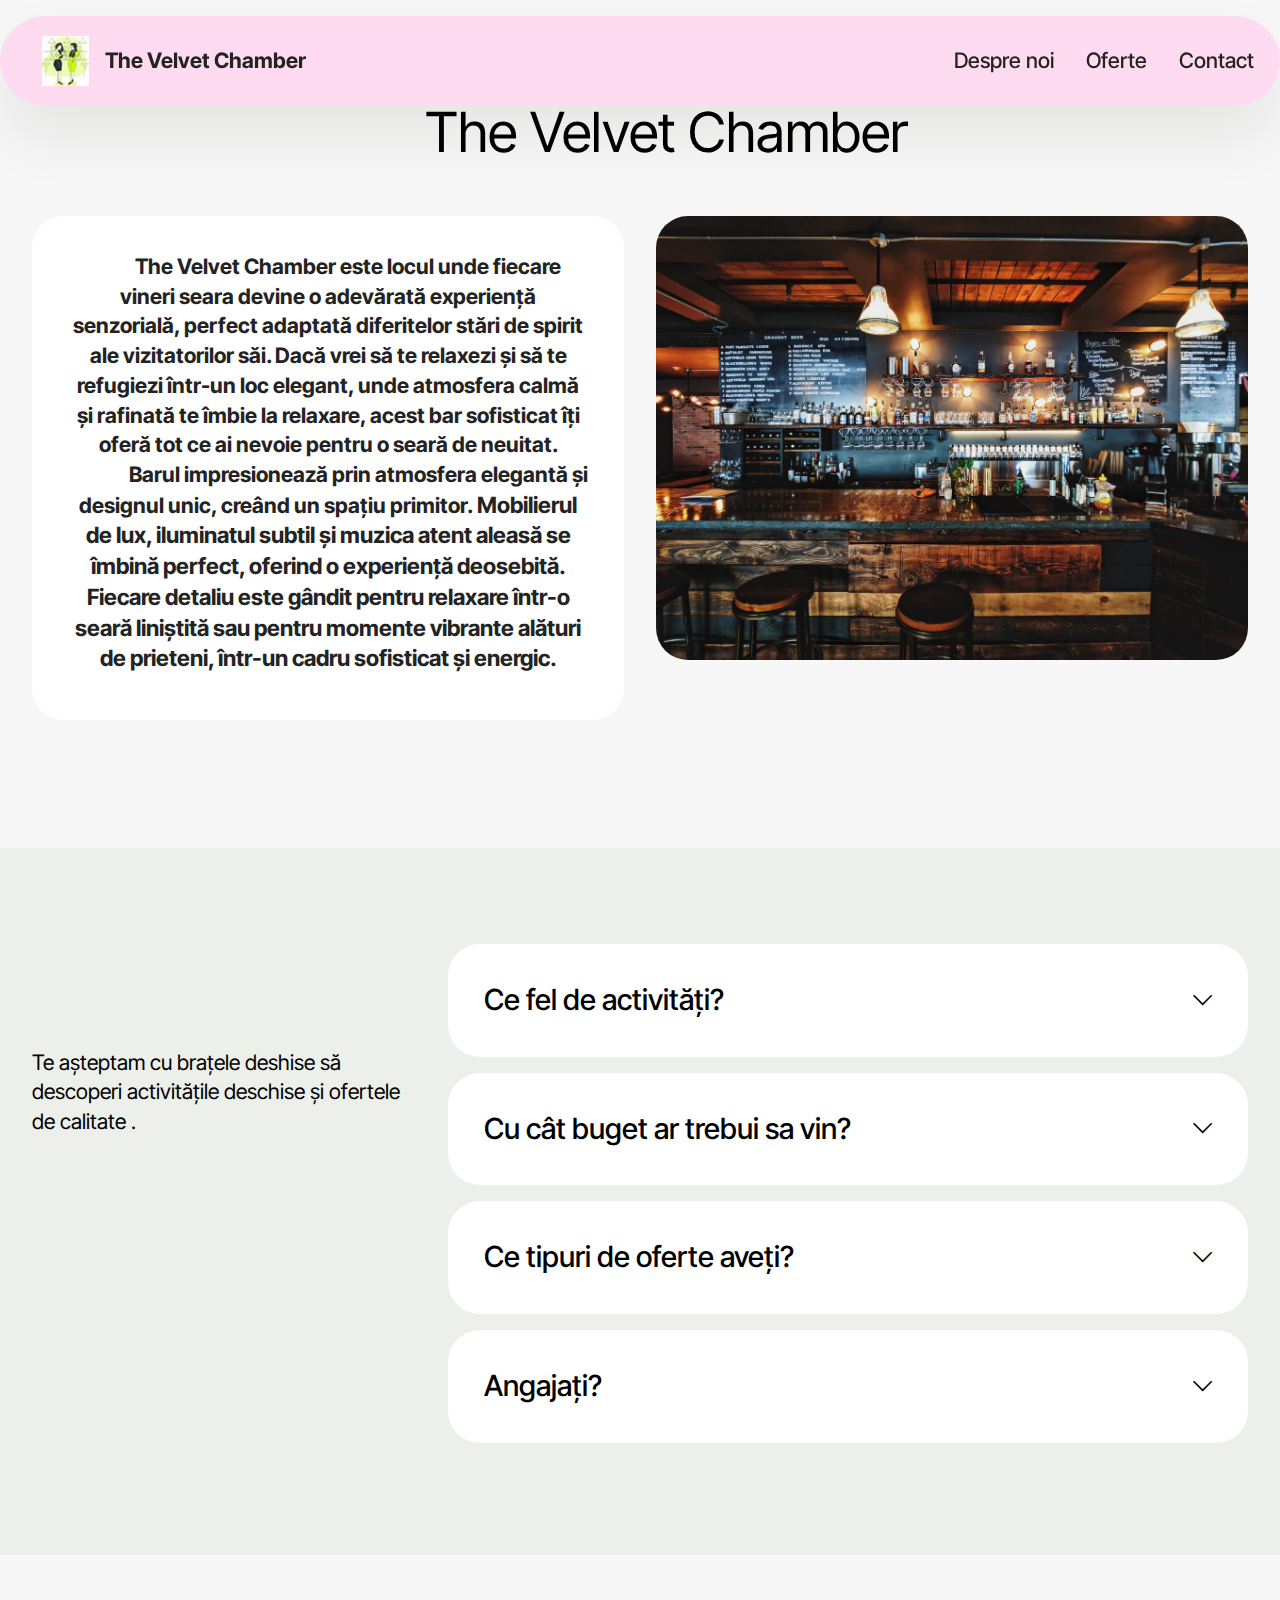
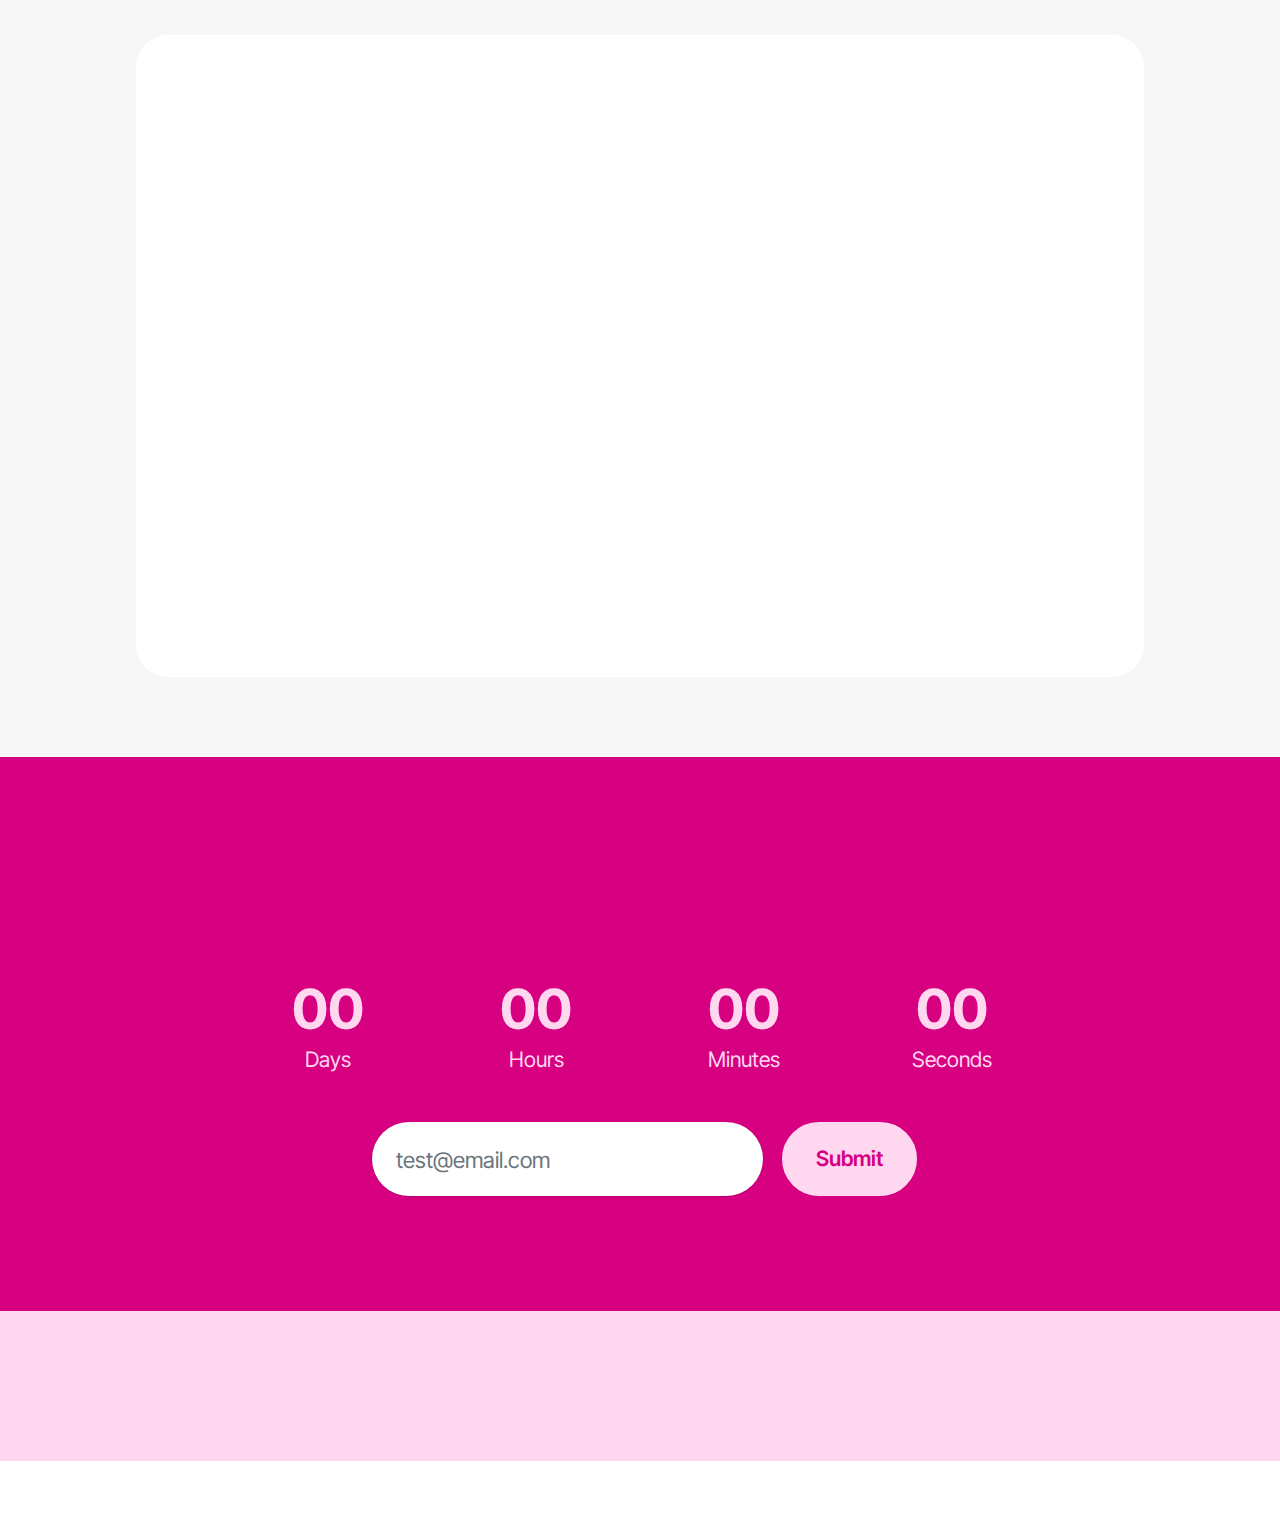
<file: index.html>
<!DOCTYPE html>
<html lang="ro" >
<head>
  <meta charset="UTF-8">
  <meta http-equiv="X-UA-Compatible" content="IE=edge">
  <meta name="Macovei Adelina" content="Mobirise v5.9.18, mobirise.com">
  <meta name="viewport" content="width=device-width, initial-scale=1, minimum-scale=1">
  <link rel="shortcut icon" href="assets/images/logo2-70x74.jpg" type="image/x-icon">
  <meta name="keywords" content="bar, bautura, vineri, petrecere, vibrație">
  <meta name="description"
    content="Un bar minimalist, cu atmosferă liniștită, unde poți savura cocktailuri rafinate și băuturi fine, însoțite de muzică live, pentru o seară relaxantă într-un cadru confortabil.">
  
  <title>The Velvet Chamber</title>
  <link rel="stylesheet" href="assets/web/assets/mobirise-icons2/mobirise2.css">
  <link rel="stylesheet" href="assets/bootstrap/css/bootstrap.min.css">
  <link rel="stylesheet" href="assets/bootstrap/css/bootstrap-grid.min.css">
  <link rel="stylesheet" href="assets/bootstrap/css/bootstrap-reboot.min.css">
  <link rel="stylesheet" href="assets/animatecss/animate.css">
  <link rel="stylesheet" href="assets/dropdown/css/style.css">
  <link rel="stylesheet" href="assets/theme/css/style.css">
  <link rel="preload" href="https://fonts.googleapis.com/css?family=Inter+Tight:100,200,300,400,500,600,700,800,900,100i,200i,300i,400i,500i,600i,700i,800i,900i&display=swap" as="style" onload="this.onload=null;this.rel='stylesheet'">
  <noscript><link rel="stylesheet" href="https://fonts.googleapis.com/css?family=Inter+Tight:100,200,300,400,500,600,700,800,900,100i,200i,300i,400i,500i,600i,700i,800i,900i&display=swap"></noscript>
  <link rel="preload" as="style" href="assets/mobirise/css/mbr-additional.css?v=9xy6zP"><link rel="stylesheet" href="assets/mobirise/css/mbr-additional.css?v=9xy6zP" type="text/css">

  
  
  
</head>
<body>
  
  <section data-bs-version="5.1" class="menu menu2 cid-tJS6tZXiPa" id="menu02-0">
	

	<nav class="navbar navbar-dropdown navbar-fixed-top navbar-expand-lg">
		<div class="container">
			<div class="navbar-brand">
				<span class="navbar-logo">
					
						<img src="assets/images/logo2-70x74.jpg" alt="Doua femei care stau de vorba" style="height: 3.1rem;">
					
				</span>
				<span class="navbar-caption-wrap"><a class="navbar-caption text-black text-primary display-4" href="index.html#header05-1">The Velvet Chamber</a></span>
			</div>
      <div class="hamburger">
			<button class="navbar-toggler" type="button" data-toggle="collapse" data-bs-toggle="collapse" data-target="#navbarSupportedContent" data-bs-target="#navbarSupportedContent" aria-controls="navbarNavAltMarkup" aria-expanded="false" aria-label="Toggle navigation">
				<span></span>
        <span></span>
        <span></span>
        <span></span>
			</button>
    </div>
			<div class="collapse navbar-collapse" id="navbarSupportedContent">
				<ul class="navbar-nav nav-dropdown nav-right" data-app-modern-menu="true"><li class="nav-item">
						<a class="nav-link link text-black text-primary display-4" href="page1.html">Despre noi</a>
					</li>
					<li class="nav-item">
						<a class="nav-link link text-black text-primary display-4" href="page2.html" aria-expanded="false">Oferte</a>
					</li>
					<li class="nav-item">
						<a class="nav-link link text-black text-primary display-4" href="page3.html">Contact</a>
					</li></ul>
				
				
			</div>
		</div>
	</nav>
</section>

<section data-bs-version="5.1" class="features030 cid-uzNpmZpXmS" id="features030-1s">
    
    
    
    <div class="container">
        <div class="row justify-content-center">
            <div class="col-md-12 content-head mb-5">
                <h1 class="mbr-section-title mbr-fonts-style mb-0 display-2">&nbsp; &nbsp; The Velvet Chamber</h1>
                
            </div>
        </div>
        <div class="row justify-content-center  blockContent">
            <div class="col-12 col-lg">
                <div class="item-wrapper align-left">
                    <div class="mbr-text counter-container mbr-fonts-style display-7">
                        <div>&nbsp;&nbsp;&nbsp;&nbsp;&nbsp;&nbsp;&nbsp;&nbsp;<strong>The Velvet Chamber este locul unde fiecare vineri seara devine o adevărată experiență senzorială, perfect adaptată diferitelor stări de spirit ale vizitatorilor săi. Dacă vrei să te relaxezi și să te refugiezi într-un loc elegant, unde atmosfera calmă și rafinată te îmbie la relaxare, acest bar sofisticat îți oferă tot ce ai nevoie pentru o seară de neuitat.
</strong></div><div>&nbsp;&nbsp;&nbsp;&nbsp;&nbsp;&nbsp;&nbsp;&nbsp;&nbsp;&nbsp;&nbsp;&nbsp;<strong>Barul impresionează prin atmosfera elegantă și designul unic, creând un spațiu primitor.&nbsp;</strong><strong style="font-size: 1.4rem;">Mobilierul de lux, iluminatul subtil și muzica atent aleasă se îmbină perfect, oferind o experiență deosebită. Fiecare detaliu este gândit pentru relaxare într-o seară liniștită sau pentru momente vibrante alături de prieteni, într-un cadru sofisticat și energic.</strong></div><div><br></div><div><strong>
</strong></div><div><strong>
</strong></div>
                    </div>
                </div>
            </div>
            <div class="col-12 col-lg-6">
                <div class="image-wrapper mb-4">
                    <img class="w-100" src="assets/images/alcool30-1256x942.jpg" alt="un bar din lemn plin de bauturi alcoolice ">
                </div>
            </div>

        </div>
    </div>
</section>

<section data-bs-version="5.1" class="list07 cid-uAaR57lWnR" id="list07-21">
    
    
    <div class="container">
        <div class="row justify-content-center">
            <div class="col-lg-4">
                <div class="col-12 col-md-12">
                    <h5 class="mbr-section-title mbr-fonts-style mt-0 mb-4 display-2"><strong>Poate nu vii!</strong></h5>
                    <h6 class="mbr-section-subtitle mbr-fonts-style mt-0 mb-4 display-7">Te așteptam cu brațele deshise să descoperi activitățile deschise și ofertele de calitate .</h6>
                    
                </div>
            </div>

            <div class="col-lg-8">
                <div id="bootstrap-accordion_2" class="panel-group accordionStyles accordion" role="tablist" aria-multiselectable="true">
                    <div class="card">
                        <div class="card-header" role="tab" id="headingfive">
                            <a role="button" class="panel-title collapsed" data-toggle="collapse" data-bs-toggle="collapse" data-core="" href="#collapse1_2" aria-expanded="false" aria-controls="collapse1">
                                <h6 class="panel-title-edit mbr-semibold mbr-fonts-style mb-0 display-5">Ce fel de activități?</h6>
                                <span class="sign mbr-iconfont mobi-mbri-arrow-down"></span>
                            </a>
                        </div>
                        <div id="collapse1_2" class="panel-collapse noScroll collapse" role="tabpanel" aria-labelledby="headingOne" data-parent="#accordion" data-bs-parent="#bootstrap-accordion_2">
                            <div class="panel-body">
                                <p class="mbr-fonts-style panel-text display-7">Evenimente de socializare:<br>Quiz nights: Organizarea unor concursuri de cultură generală sau pe teme specifice (muzică, filme, sport etc.).<br>Speed dating: Un mod distractiv pentru oamenii singuri să socializeze.<br>Networking events: Întâlniri tematice pentru profesioniști din diferite domenii.</p>
                            </div>
                        </div>

                    </div>
                    <div class="card">
                        <div class="card-header" role="tab" id="headingtwo">
                            <a role="button" class="panel-title collapsed" data-toggle="collapse" data-bs-toggle="collapse" data-core="" href="#collapse2_2" aria-expanded="false" aria-controls="collapse2">
                                <h6 class="panel-title-edit mbr-semibold mbr-fonts-style mb-0 display-5">Cu cât buget ar trebui sa vin?</h6>
                                <span class="sign mbr-iconfont mobi-mbri-arrow-down"></span>
                            </a>
                        </div>
                        <div id="collapse2_2" class="panel-collapse noScroll collapse" role="tabpanel" aria-labelledby="headingOne" data-parent="#accordion" data-bs-parent="#bootstrap-accordion_2">
                            <div class="panel-body">
                                <p class="mbr-fonts-style panel-text display-7">Un buget rezonabil poate începe de la 500 RON pentru activități simple și poate ajunge la 5.000-10.000 RON pentru evenimente mai complexe (live music, degustări tematice). Testarea și ajustarea activităților în funcție de succesul lor îți poate reduce riscurile financiare.</p>
                            </div>
                        </div>
                    </div>
                    <div class="card">
                        <div class="card-header" role="tab" id="headingtree">
                            <a role="button" class="panel-title collapsed" data-toggle="collapse" data-bs-toggle="collapse" data-core="" href="#collapse3_2" aria-expanded="false" aria-controls="collapse3">
                                <h6 class="panel-title-edit mbr-semibold mbr-fonts-style mb-0 display-5">Ce tipuri de oferte aveți?</h6>
                                <span class="sign mbr-iconfont mobi-mbri-arrow-down"></span>
                            </a>
                        </div>
                        <div id="collapse3_2" class="panel-collapse noScroll collapse" role="tabpanel" aria-labelledby="headingOne" data-parent="#accordion" data-bs-parent="#bootstrap-accordion_2">
                            <div class="panel-body">
                                <p class="mbr-fonts-style panel-text display-7">Happy Hour: Reduceri semnificative la băuturi într-un interval orar (ex. 16:00-18:00).<br>1+1 gratuit la cocktailuri sau Bere la halbă cu 20% reducere<br>băuturi+mâncare <br>Combinații speciale la prețuri atractive.<br>Burger + bere artizanală = 39 RON.<br>Promoții pentru grupuri mai mari.<br>Pentru grupuri de 4 persoane, al 5-lea cocktail e din partea casei.</p>
                            </div>
                        </div>
                    </div>
                    <div class="card">
                        <div class="card-header" role="tab" id="headingfour">
                            <a role="button" class="panel-title collapsed" data-toggle="collapse" data-bs-toggle="collapse" data-core="" href="#collapse4_2" aria-expanded="false" aria-controls="collapse4">
                                <h6 class="panel-title-edit mbr-semibold mbr-fonts-style mb-0 display-5">Angajați?</h6>
                                <span class="sign mbr-iconfont mobi-mbri-arrow-down"></span>
                            </a>
                        </div>
                        <div id="collapse4_2" class="panel-collapse noScroll collapse" role="tabpanel" aria-labelledby="headingOne" data-parent="#accordion" data-bs-parent="#bootstrap-accordion_2">
                            <div class="panel-body">
                                <p class="mbr-fonts-style panel-text display-7">Da, mai multe informații gasiți pe pagina cu contacte!</p>
                            </div>
                        </div>
                    </div>
                    
                    
                </div>
            </div>
        </div>
    </div>
</section>

<section data-bs-version="5.1" class="timeline04 cid-uAaR8S85Kq" id="timeline04-23">
  

  
  
  <div class="container">
    <div class="row justify-content-center">
      <div class="card col-md-12 col-lg-10">
        <div class="card-wrapper">
          <div class="row justify-content-center">
            <div class="col-12 mb-5 content-head">
              <h3 class="card-title mbr-fonts-style mbr-white mt-3 display-2">
                <strong>Timeline:</strong>
              </h3>
              
            </div>
          </div>
          <div class="card-box">
            <div class="row justify-content-center item features-without-image mb-5">
              <div class="col-12 col-lg-2">
                <h5 class="mbr-card-title mbr-fonts-style mt-0 mb-3 display-7">Ianuarie&nbsp; &nbsp;2025</h5>
              </div>
              <div class="col-12 col-lg-4">
                <h6 class="mbr-card-subtitle mbr-fonts-style mt-0 mb-3 display-7"><strong>Luna sesiunilor&nbsp;</strong></h6>
              </div>
              <div class="col-md-12 col-lg item-wrapper">
                <p class="mbr-text mbr-fonts-style mt-0 mb-0 display-7">Oferim băuturi gratis pentru studenți cu carnetul de student și alte activități noi !</p>
              </div>
            </div>
            <div class="row justify-content-center item features-without-image mb-5">
              <div class="col-12 col-lg-2">
                <h5 class="mbr-card-title mbr-fonts-style mt-0 mb-3 display-7">Februarie&nbsp; &nbsp; 2025</h5>

              </div>
              <div class="col-12 col-lg-4">
                <h6 class="mbr-card-subtitle mbr-fonts-style mt-0 mb-3 display-7"><strong>Luna indrăgostiților</strong></h6>
              </div>
              <div class="col-md-12 col-lg item-wrapper">
                <p class="mbr-text mbr-fonts-style mt-0 mb-0 display-7">Vă oferim o masă decorată elegant, un privilegiu bun de a-ți cere iubita în casătorie!</p>
              </div>
            </div>
            <div class="row justify-content-center item features-without-image mb-5">
              <div class="col-12 col-lg-2">
                <h5 class="mbr-card-title mbr-fonts-style mt-0 mb-3 display-7">Martie&nbsp; &nbsp; &nbsp; &nbsp; &nbsp;2025</h5>
              </div>
              <div class="col-12 col-lg-4">
                <h6 class="mbr-card-subtitle mbr-fonts-style mt-0 mb-3 display-7"><strong>Așteptam primavara&nbsp;</strong></h6>
              </div>
              <div class="col-md-12 col-lg item-wrapper">
                <p class="mbr-text mbr-fonts-style mt-0 mb-0 display-7">Aducem flori exotice pentru a sarbătorii primăvara!</p>
              </div>
            </div>
          </div>
        </div>
      </div>
    </div>
  </div>
</section>

<section data-bs-version="5.1" class="countdown2 cid-uAaR5C8q96" id="countdown2-22">
  

  
  
  <div class="container">
    <div class="row justify-content-center">
      <div class="col-lg-8">
        <h4 class="mbr-section-title mb-5 align-center mbr-fonts-style display-2">
          <strong>Coming Soon</strong>
        </h4>
        
        <div class="countdown-cont align-center mb-5 display-2">
          <div title="Days" class="daysCountdown col-xs-3 col-sm-3 col-md-3 display-4"></div>
          <div title="Hours" class="hoursCountdown col-xs-3 col-sm-3 col-md-3 display-4">
          </div>
          <div title="Minutes" class="minutesCountdown col-xs-3 col-sm-3 col-md-3 display-4">
          </div>
          <div title="Seconds" class="secondsCountdown col-xs-3 col-sm-3 col-md-3 display-4">
          </div>
          <div class="countdown" data-due-date="2025/02/26"></div>
        </div>
        
      </div>
    </div>
    <div class="row">
      <div class="col-lg-8 mx-auto mbr-form" data-form-type="formoid">
        <form action="https://mobirise.eu/" method="POST" class="mbr-form form-with-styler" data-form-title="Form Name"><input type="hidden" name="email" data-form-email="true" value="uAwMmxuoDTCZHiBTQzcdggbKR4B2nwQPzAmamkNrSJuNt6hwcnSWhu/ejowxMwjvVt/iwzSotn1rAgwMav+mmij7aG9sHgrgx/XiajceKQ54PDsirbIy6Ib6zmKD+9ky">
          <div class="row">
            <div hidden="hidden" data-form-alert="" class="alert alert-success col-12">Stai pe faza , o sa revenim cu un email despre ce activitate cu doua zile inainte de a vinde biletele</div>
            <div hidden="hidden" data-form-alert-danger="" class="alert alert-danger col-12">
              Oops...! some problem!
            </div>
          </div>
          <div class="dragArea row">
            <div data-for="email" class="col-lg-6 col-md-6 col-sm-12 form-group">
              <input type="email" name="email" placeholder="test@email.com" data-form-field="email" class="form-control display-7" value="" id="email-countdown2-22">
            </div>
            <div class="col-auto mbr-section-btn">
              <button type="submit" class="w-100 w-100 w-100 w-100 w-100 w-100 btn btn-secondary display-7">Submit</button>
            </div>
          </div>
        </form>
      </div>
    </div>
  </div>
</section>

<section data-bs-version="5.1" class="footer2 cid-uzNs1lplYU"  id="footer02-1u">
    

    
    

    <div class="container">
        <div class="row">
            <div class="col-12 col-lg-6 center mt-2 mb-3">
                <p class="mbr-fonts-style copyright mb-0 display-7">
                    © Copyright 2025 TheVelvetChamber</p>
            </div>
            <div class="col-12 col-lg-6 center">
                <div class="row-links mt-2 mb-3">
                    <ul class="row-links-soc">
                        
                        
                        
                        
                    <li class="row-links-soc-item mbr-fonts-style display-7">
                            <a href="#" class="text-black text-primary">Instagram</a>
                        </li><li class="row-links-soc-item mbr-fonts-style display-7">
                            <a href="#" class="text-black">TikTok</a>
                        </li><li class="row-links-soc-item mbr-fonts-style display-7">
                            <a href="#" class="text-black">YouTube</a>
                        </li><li class="row-links-soc-item mbr-fonts-style display-7">
                            <a href="#" class="text-black">Twitter</a>
                        </li></ul>
                </div>
            </div>
        </div>
    </div>
</section><section class="display-7" style="padding: 0;align-items: center;justify-content: center;flex-wrap: wrap;    align-content: center;display: flex;position: relative;height: 4rem;"><a href="https://mobiri.se/3704647" style="flex: 1 1;height: 4rem;position: absolute;width: 100%;z-index: 1;"><img alt="" style="height: 4rem;" src="[data-uri]"></a><p style="margin: 0;text-align: center;" class="display-7">&#8204;</p><a style="z-index:1" href="https://mobirise.com/drag-drop-website-builder.html">Drag & Drop Website Builder</a></section><script src="assets/bootstrap/js/bootstrap.bundle.min.js"></script>  <script src="assets/smoothscroll/smooth-scroll.js"></script>  <script src="assets/ytplayer/index.js"></script>  <script src="assets/dropdown/js/navbar-dropdown.js"></script>  <script src="assets/countdown/countdown.js"></script>  <script src="assets/theme/js/script.js"></script>  <script src="assets/formoid/formoid.min.js"></script>  
  
  
  <input name="animation" type="hidden">
  </body>
</html>
</file>
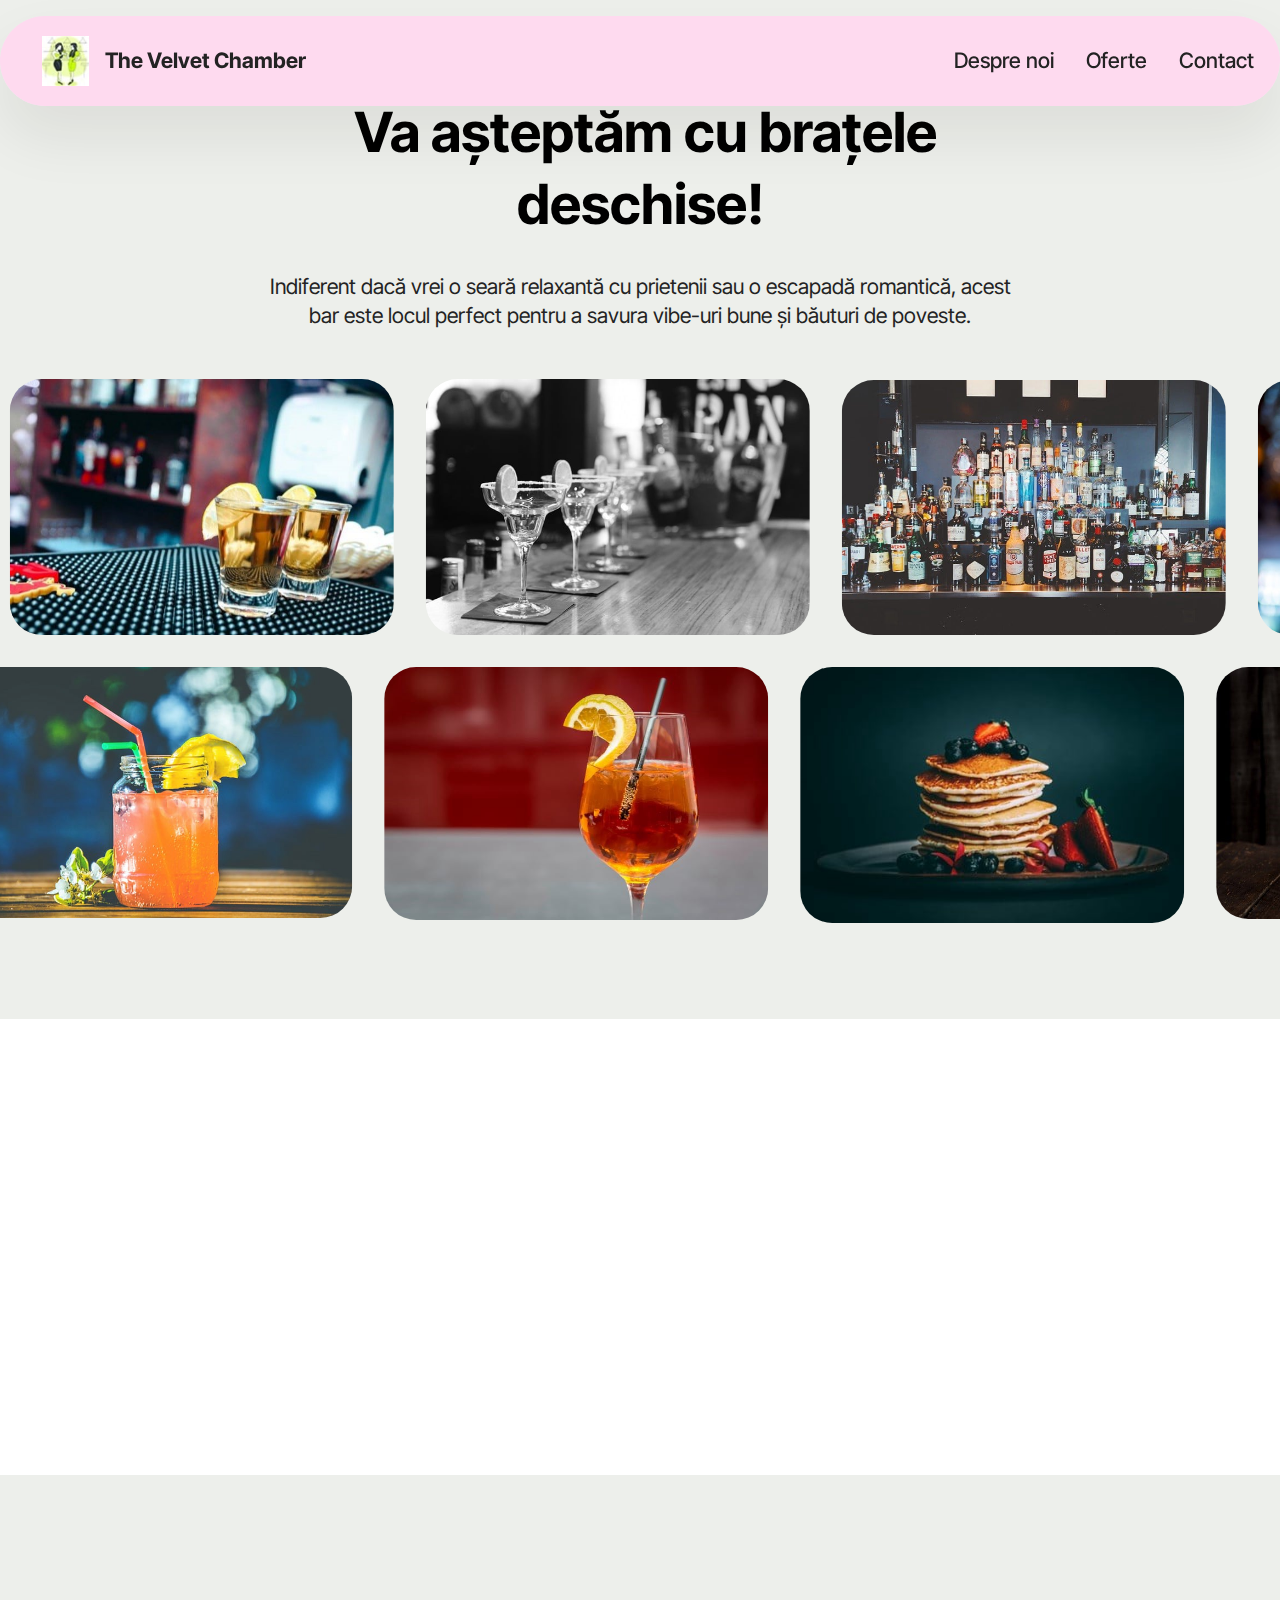
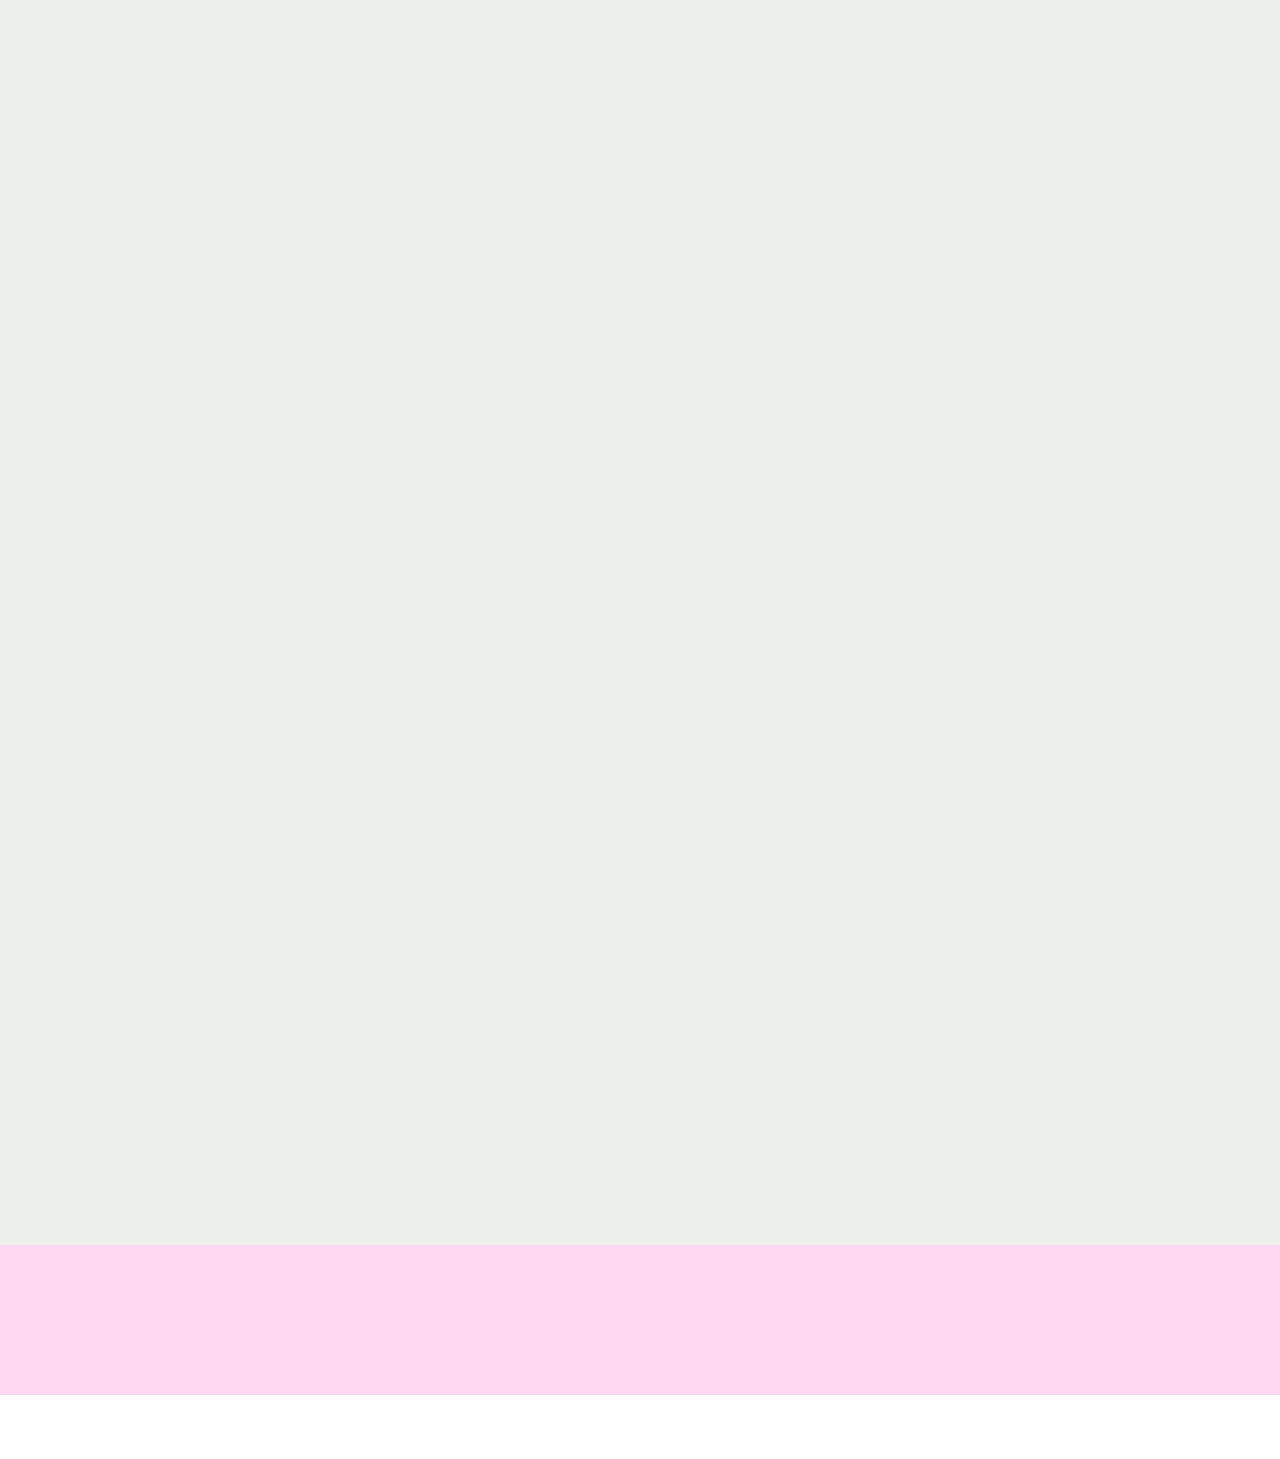
<file: page1.html>
<!DOCTYPE html>
<html lang="ro" >
<head>
  
  <meta charset="UTF-8">
  <meta http-equiv="X-UA-Compatible" content="IE=edge">
  <meta name="Adelina Macovei" content="Mobirise v5.9.18, mobirise.com">
  <meta name="viewport" content="width=device-width, initial-scale=1, minimum-scale=1">
  <link rel="shortcut icon" href="assets/images/logo2-70x74.jpg" type="image/x-icon">
  <meta name="keywords" content="bar, bautura, vineri, petrecere, vibrație">
  <meta name="description"
    content="Un bar minimalist, cu atmosferă liniștită, unde poți savura cocktailuri rafinate și băuturi fine, însoțite de muzică live, pentru o seară relaxantă într-un cadru confortabil.">
  
  
  
  <title>Despre noi</title>
  <link rel="stylesheet" href="assets/web/assets/mobirise-icons2/mobirise2.css">
  <link rel="stylesheet" href="assets/bootstrap/css/bootstrap.min.css">
  <link rel="stylesheet" href="assets/bootstrap/css/bootstrap-grid.min.css">
  <link rel="stylesheet" href="assets/bootstrap/css/bootstrap-reboot.min.css">
  <link rel="stylesheet" href="assets/animatecss/animate.css">
  <link rel="stylesheet" href="assets/dropdown/css/style.css">
  <link rel="stylesheet" href="assets/theme/css/style.css">
  <link rel="preload" href="https://fonts.googleapis.com/css?family=Inter+Tight:100,200,300,400,500,600,700,800,900,100i,200i,300i,400i,500i,600i,700i,800i,900i&display=swap" as="style" onload="this.onload=null;this.rel='stylesheet'">
  <noscript><link rel="stylesheet" href="https://fonts.googleapis.com/css?family=Inter+Tight:100,200,300,400,500,600,700,800,900,100i,200i,300i,400i,500i,600i,700i,800i,900i&display=swap"></noscript>
  <link rel="preload" as="style" href="assets/mobirise/css/mbr-additional.css?v=5fsf7l"><link rel="stylesheet" href="assets/mobirise/css/mbr-additional.css?v=5fsf7l" type="text/css">

  
  
  
</head>
<body>
  
  <section data-bs-version="5.1" class="menu menu2 cid-tJS6tZXiPa"  id="menu02-1p">
	

	<nav class="navbar navbar-dropdown navbar-fixed-top navbar-expand-lg">
		<div class="container">
			<div class="navbar-brand">
				<span class="navbar-logo">
					
						<img src="assets/images/logo2-70x74.jpg" alt="Doua femei care stau de vorba" style="height: 3.1rem;">
					
				</span>
				<span class="navbar-caption-wrap"><a class="navbar-caption text-black text-primary display-4" href="index.html#header05-1">The Velvet Chamber</a></span>
			</div>
			<div class="hamburger">
			<button class="navbar-toggler" type="button" data-toggle="collapse" data-bs-toggle="collapse" data-target="#navbarSupportedContent" data-bs-target="#navbarSupportedContent" aria-controls="navbarNavAltMarkup" aria-expanded="false" aria-label="Toggle navigation">
				
					<span></span>
					<span></span>
					<span></span>
					<span></span>
				
			</button>
		</div>
			<div class="collapse navbar-collapse" id="navbarSupportedContent">
				<ul class="navbar-nav nav-dropdown nav-right" data-app-modern-menu="true"><li class="nav-item">
						<a class="nav-link link text-black text-primary display-4" href="page1.html">Despre noi</a>
					</li>
					<li class="nav-item">
						<a class="nav-link link text-black text-primary display-4" href="page2.html" aria-expanded="false">Oferte</a>
					</li>
					<li class="nav-item">
						<a class="nav-link link text-black text-primary display-4" href="page3.html">Contact</a>
					</li></ul>
				
				
			</div>
		</div>
	</nav>
</section>

<section data-bs-version="5.1" class="gallery4 cid-uAaW7INIYB" id="gallery04-2a">
  
  
  <div class="container-fluid gallery-wrapper">
    <div class="row justify-content-center">
      <div class="col-12 content-head">
        <div class="mbr-section-head mb-5">
          <h4 class="mbr-section-title mbr-fonts-style align-center mb-0 display-2"><strong>&nbsp;Va așteptăm cu brațele deschise!</strong></h4>
          <h5 class="mbr-section-subtitle mbr-fonts-style align-center mb-0 mt-4 display-7">Indiferent dacă vrei o seară relaxantă cu prietenii sau o escapadă romantică, acest bar este locul perfect pentru a savura vibe-uri bune și băuturi de poveste.</h5>
        </div>
      </div>
    </div>
    <div class="grid-container">
      <div class="grid-container-1" style="transform: translate3d(-200px, 0px, 0px);">
        <div class="grid-item">
          <img src="assets/images/shoturi-600x399.jpg" alt="Doua shoturi cu gin alaturi bucati de lamaie.">
        </div>
        <div class="grid-item">
          <img src="assets/images/alcool2-700x466.jpg" alt="martini cu lamie pe margine cu fundal lab negru ">
        </div>
        <div class="grid-item">
          <img src="assets/images/alcool33-700x465.jpg" alt="un bar cu diferite sortimente de alcool asezate pe o masa de lemn">
        </div>
        <div class="grid-item">
          <img src="assets/images/alcool11-700x465.jpg" alt="un aparat de turnat bere cu mai multe sortimente">
        </div>
      </div>
      <div class="grid-container-2" style="transform: translate3d(-70px, 0px, 0px);">
        <div class="grid-item">
          <img src="assets/images/alcool18-700x460.jpg" alt="Un pahar de cocktail elegant, umplut cu o băutură transparentă, decorată cu felii de lămâie și boabe de piper, cu cuburi de gheață și o coajă de lămâie răsucită pe marginea paharului. Fundalul întunecat pune în evidență băutura sofisticată.">
        </div>
        <div class="grid-item">
          <img src="assets/images/alcool22-700x458.jpg" alt="Un borcan de sticlă plin cu o băutură răcoritoare de culoare roz, cu gheață și o felie de lămâie pe marginea borcanului, decorat cu două paie roșu și verde, așezat pe o suprafață de lemn.">
        </div>
        <div class="grid-item">
          <img src="assets/images/alcool14-700x461.jpg" alt="un pahar cu aperol si o lamaie pe jumate asezată pe margine plus un pai negru ">
        </div>
        <div class="grid-item">
          <img src="assets/images/fluffy-450x300.jpg" alt="O farfurie cu clătite iar pe langă farfurie se afla mai multe căpșuni taiecu impreună cu mure.">
        </div>
      </div>
    </div>
  </div>
</section>

<section data-bs-version="5.1" class="gallery08 cid-uAaWxMCIF9" id="gallery08-2c">
  


  <div class="container-fluid gallery-wrapper">

    <div class="ticker-wrap">
      <div class="ticker">
        <div class="ticker__item display-1" data-word="Bea cu cap! • Mănâncă bine! •Distrează-te!">Dream • Create • Inspire
        </div>
      </div>
    </div>

    <div class="ticker-wrap">
      <div class="ticker ticker__center">
        <div class="ticker__item display-1" data-word="Băuturi rafinate.• Mâncare deosebita">From idea to reality • Start small
        </div>
      </div>
    </div>

    <div class="ticker-wrap">
      <div class="ticker ticker__end">
        <div class="ticker__item display-1" data-word="Ai tot ce vrei •Doar aici !">Be fearless • Start now!
        </div>
      </div>
    </div>
  </div>
</section>

<section data-bs-version="5.1" class="people04 cid-uAf42Aqia3" id="people04-2i">
	
	
	<div class="container">
		<div class="row mb-5 justify-content-center">
			<div class="col-12 mb-0 content-head">
				<h3 class="mbr-section-title mbr-fonts-style align-center mb-0 display-2"><strong>Recenzii</strong></h3>
				
			</div>
		</div>
		<div class="row mbr-masonry" data-masonry="{&quot;percentPosition&quot;: true }">
			<div class="item features-without-image col-12 col-md-6 col-lg-4 active">
				<div class="item-wrapper">
					<div class="card-box align-left">
						<p class="card-text mbr-fonts-style display-7">Un loc absolut minunat! Atmosfera este relaxantă, iar cocktailurile sunt delicioase. Am încercat „Mojito-ul special” și pot spune că este cel mai bun pe care l-am gustat vreodată. Personalul este foarte prietenos, iar muzica se potrivește perfect. Recomand cu drag!<br></p>
						<div class="img-wrapper mt-4 mb-2">
							<img src="assets/images/w-18-160x167.jpg" alt="o fata cu parul strns in coada si dat pe o parte pe un fundal galben " data-slide-to="0" data-bs-slide-to="0">
						</div>
						<h5 class="card-title mbr-fonts-style display-7"><strong>Mara</strong></h5>
					</div>
				</div>
			</div>
			<div class="item features-without-image col-12 col-md-6 col-lg-4">
				<div class="item-wrapper">
					<div class="card-box align-left">
						<p class="card-text mbr-fonts-style display-7">Am venit aici cu fetele pentru o seară de karaoke și ne-am distrat de minune! Decorul este foarte chic, iar băuturile au fost servite rapid. Ce mi-a plăcut cel mai mult a fost atenția la detalii și vibe-ul relaxant. Vom reveni cu siguranță!</p>
						<div class="img-wrapper mt-4 mb-2">
							<img src="assets/images/w-39-160x231.jpeg" data-slide-to="1" data-bs-slide-to="1" alt="o fata cu parul cret cu ruj rosu imbracata intr-o bluza roșie cu fundal portocaliu">
						</div>
						<h5 class="card-title mbr-fonts-style display-7">
							<strong>Raluca</strong></h5>
					</div>
				</div>
			</div>
			<div class="item features-without-image col-12 col-md-6 col-lg-4">
				<div class="item-wrapper">
					<div class="card-box align-left">
						<p class="card-text mbr-fonts-style display-7">Un loc foarte cozy, ideal pentru o întâlnire cu prietenii. Meniul este variat, iar vinul pe care l-am încercat a fost excelent. Singurul minus ar fi că era puțin aglomerat, dar cu siguranță voi reveni!</p>
						<div class="img-wrapper mt-4 mb-2">
							<img src="assets/images/w-30-160x184.jpg" data-slide-to="2" data-bs-slide-to="2" alt="o poza cu fata cu parul desprins imbracata intr-un palton maro deschis si  o bluza gri">
						</div>
						<h5 class="card-title mbr-fonts-style display-7">
							<strong>Emilia</strong></h5>
					</div>
				</div>
			</div>
			
			<div class="item features-without-image col-12 col-md-6 col-lg-4">
				<div class="item-wrapper">
					<div class="card-box align-left">
						<p class="card-text mbr-fonts-style display-7">Ador acest loc! E perfect atât pentru o cafea liniștită pe timpul zilei, cât și pentru o seară distractivă. Au o selecție impresionantă de băuturi și mereu găsesc ceva nou de încercat. Servirea impecabilă este un mare plus!</p>
						<div class="img-wrapper mt-4 mb-2">
							<img src="assets/images/w-35-160x144.jpg" data-slide-to="3" data-bs-slide-to="3" alt="o fata cu parul dat pe o parte scurt cu o bluza albastra pe un fundal cu un lac">
						</div>
						<h5 class="card-title mbr-fonts-style display-7">
							<strong>Mira</strong></h5>
					</div>
				</div>
			</div><div class="item features-without-image col-12 col-md-6 col-lg-4">
				<div class="item-wrapper">
					<div class="card-box align-left">
						<p class="card-text mbr-fonts-style display-7">Barul are o atmosferă foarte primitoare și prietenoasă. Am venit pentru un meci de fotbal și am fost impresionat de modul în care au organizat evenimentul. Berea rece, proiecția clară și atmosfera generală m-au cucerit. Ar fi fost perfect dacă meniul de snacks-uri ar fi fost puțin mai divers.</p>
						<div class="img-wrapper mt-4 mb-2">
							<img src="assets/images/m-35-160x138.jpg" data-slide-to="4" data-bs-slide-to="4" alt="un barbat cu parul cret cu o bluza maro pe un fundal gri inchis">
						</div>
						<h5 class="card-title mbr-fonts-style display-7"><strong>Marius</strong></h5>
					</div>
				</div>
			</div>
			<div class="item features-without-image col-12 col-md-6 col-lg-4">
				<div class="item-wrapper">
					<div class="card-box align-left">
						<p class="card-text mbr-fonts-style display-7">Petrecerea tematică a fost o super idee! M-am simțit ca într-un film de epocă. Personalul este extrem de atent și am apreciat mult micile surprize oferite pe parcursul serii. Felicitări echipei!</p>
						<div class="img-wrapper mt-4 mb-2">
							<img src="assets/images/w-27-160x146.jpg" data-slide-to="5" data-bs-slide-to="5" alt="o fata cu par ondulat dat pe fata cu o bluza alba pe un fundal gri inchis">
						</div>
						<h5 class="card-title mbr-fonts-style display-7">
							<strong>Jess</strong></h5>
					</div>
				</div>
			</div>
		</div>
	</div>
</section>

<section data-bs-version="5.1" class="footer2 cid-uzNs1lplYU"  id="footer02-1u">
    

    
    

    <div class="container">
        <div class="row">
            <div class="col-12 col-lg-6 center mt-2 mb-3">
                <p class="mbr-fonts-style copyright mb-0 display-7">
                    © Copyright 2025 TheVelvetChamber</p>
            </div>
            <div class="col-12 col-lg-6 center">
                <div class="row-links mt-2 mb-3">
                    <ul class="row-links-soc">
                        
                        
                        
                        
                    <li class="row-links-soc-item mbr-fonts-style display-7">
                            <a href="#" class="text-black text-primary">Instagram</a>
                        </li><li class="row-links-soc-item mbr-fonts-style display-7">
                            <a href="#" class="text-black">TikTok</a>
                        </li><li class="row-links-soc-item mbr-fonts-style display-7">
                            <a href="#" class="text-black">YouTube</a>
                        </li><li class="row-links-soc-item mbr-fonts-style display-7">
                            <a href="#" class="text-black">Twitter</a>
                        </li></ul>
                </div>
            </div>
        </div>
    </div>
</section><section class="display-7" style="padding: 0;align-items: center;justify-content: center;flex-wrap: wrap;    align-content: center;display: flex;position: relative;height: 4rem;"><a href="https://mobiri.se/3704647" style="flex: 1 1;height: 4rem;position: absolute;width: 100%;z-index: 1;"><img alt="" style="height: 4rem;" src="[data-uri]"></a><p style="margin: 0;text-align: center;" class="display-7">&#8204;</p><a style="z-index:1" href="https://mobirise.com/builder/ai-website-creator.html">Free AI Website Creator</a></section><script src="assets/bootstrap/js/bootstrap.bundle.min.js"></script>  <script src="assets/smoothscroll/smooth-scroll.js"></script>  <script src="assets/ytplayer/index.js"></script>  <script src="assets/dropdown/js/navbar-dropdown.js"></script>  <script src="assets/scrollgallery/scroll-gallery.js"></script>  <script src="assets/masonry/masonry.pkgd.min.js"></script>  <script src="assets/imagesloaded/imagesloaded.pkgd.min.js"></script>  <script src="assets/theme/js/script.js"></script>  
  
  
  <input name="animation" type="hidden">
  </body>
</html>
</file>
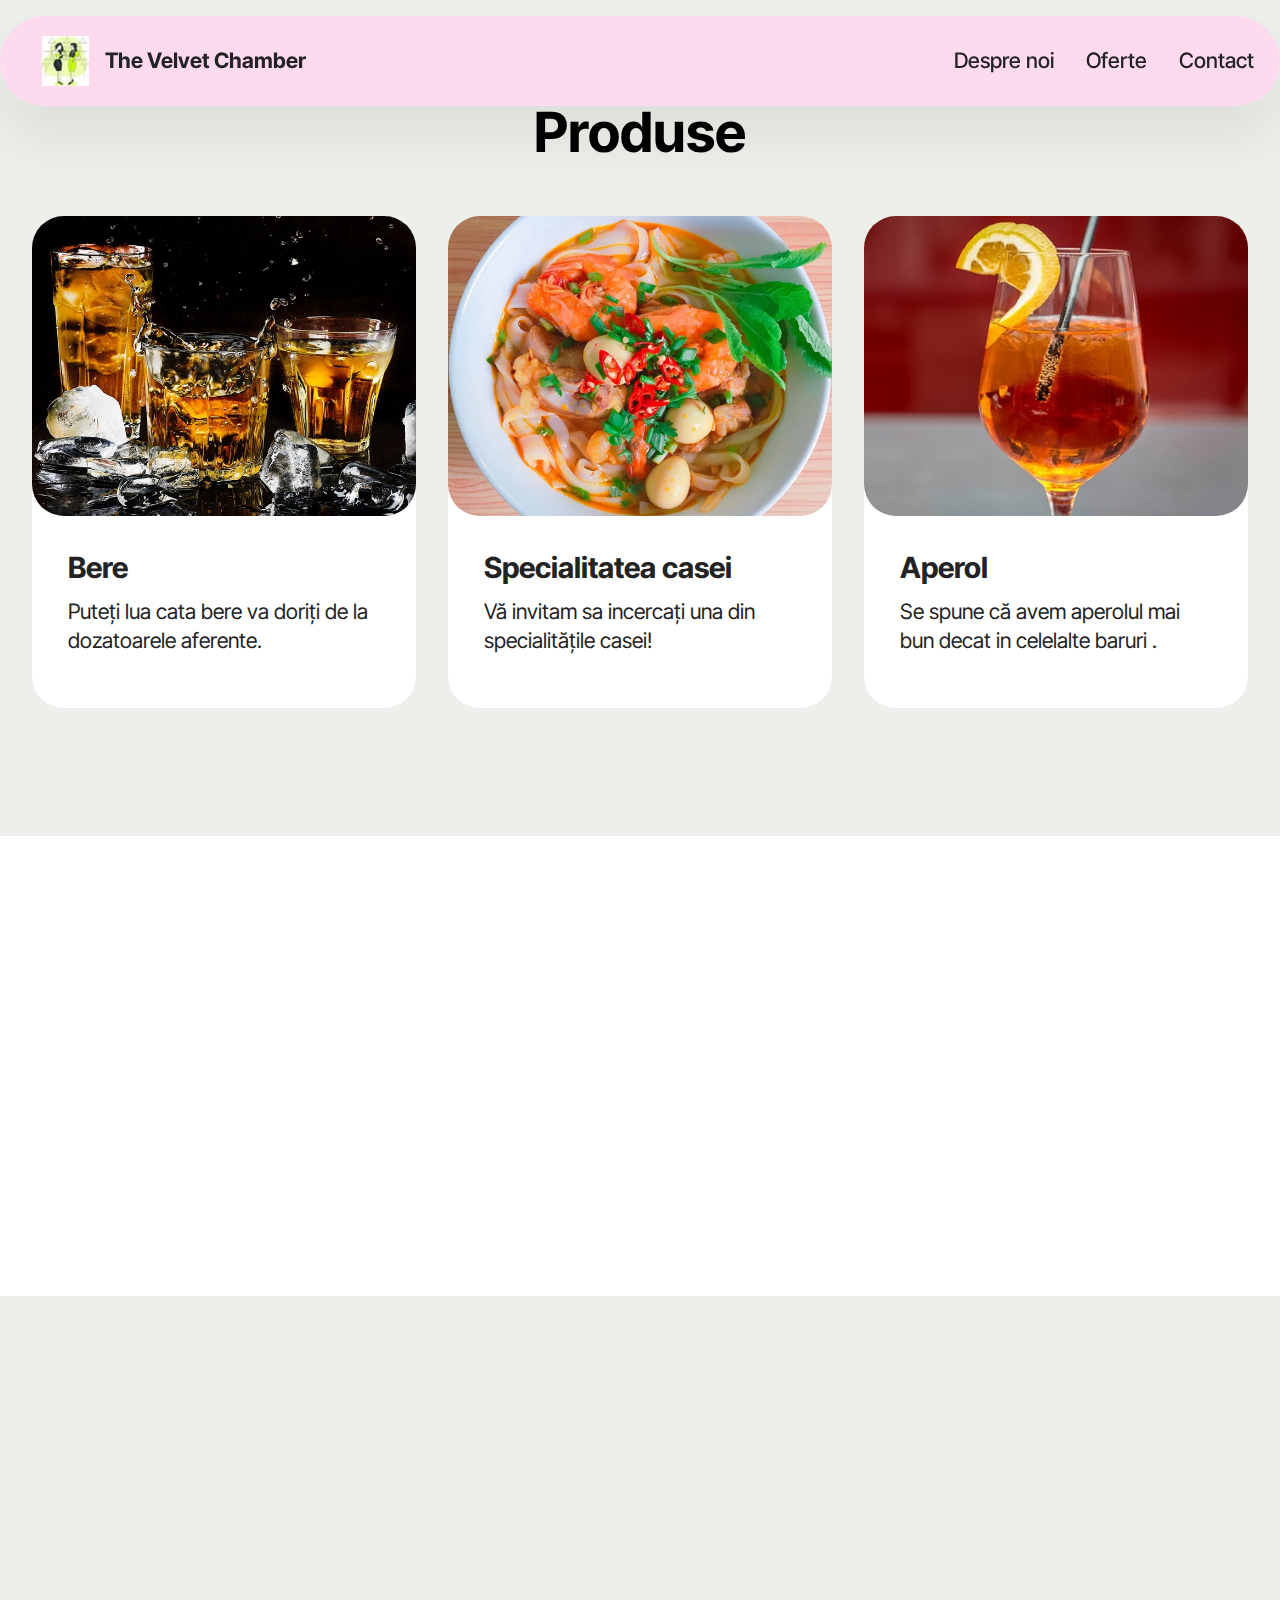
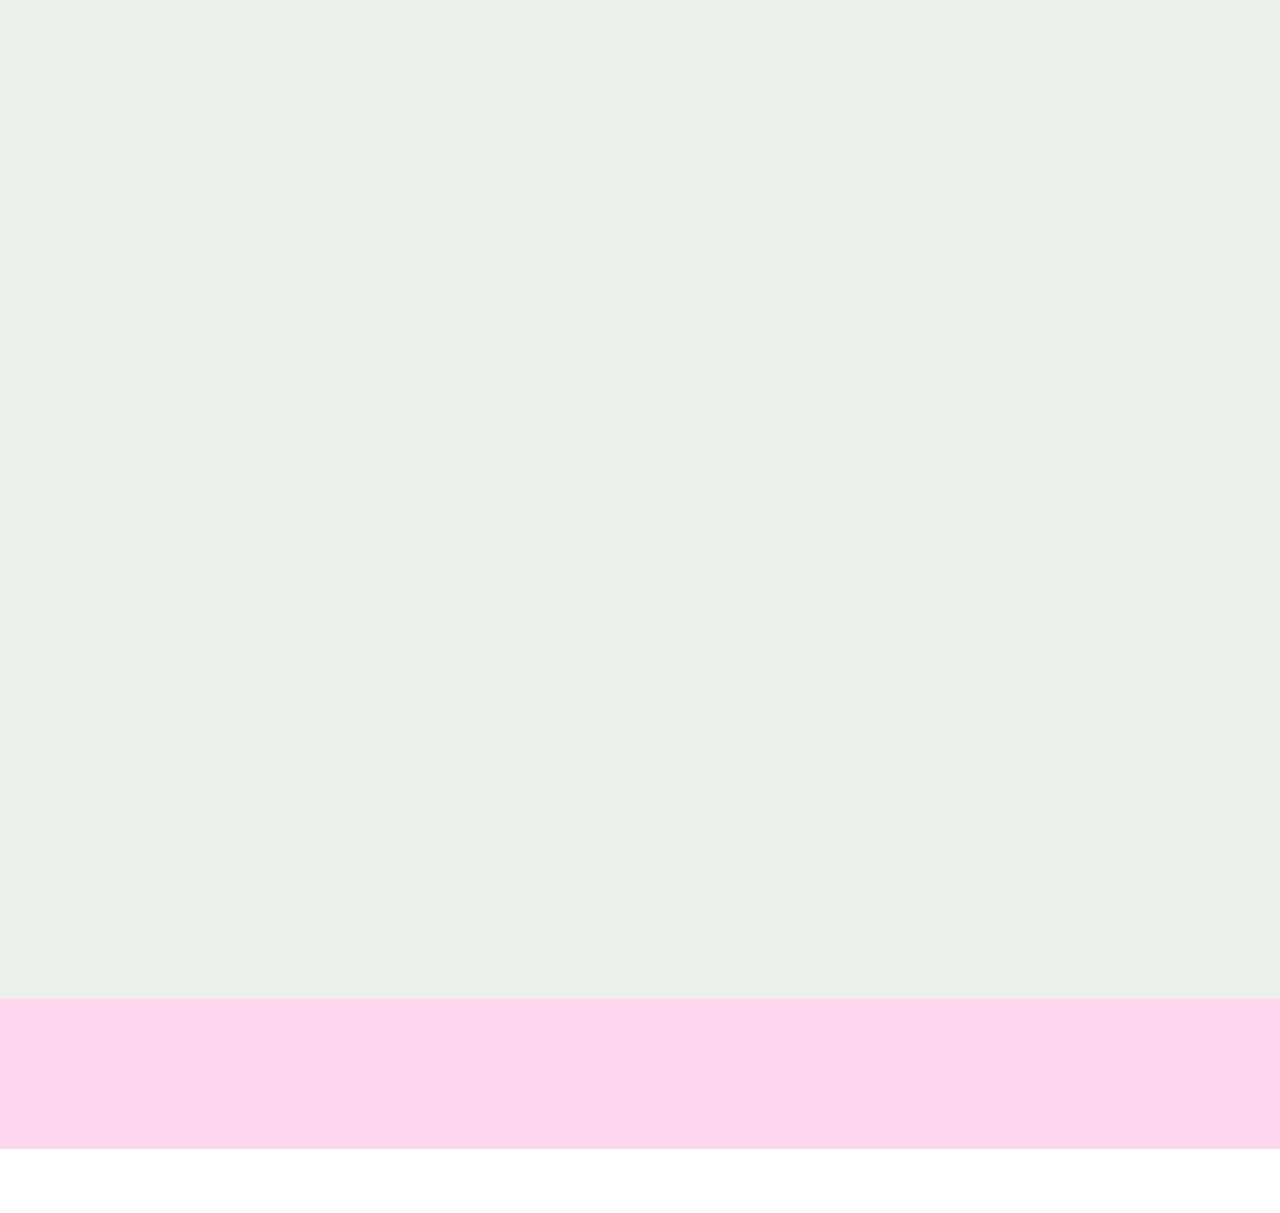
<file: page2.html>
<!DOCTYPE html>
<html lang="ro">
<head>
  <meta charset="UTF-8">
  <meta http-equiv="X-UA-Compatible" content="IE=edge">
  <meta name="Adelina Macovei" content="Mobirise v5.9.18, mobirise.com">
  <meta name="viewport" content="width=device-width, initial-scale=1, minimum-scale=1">
  <link rel="shortcut icon" href="assets/images/logo2-70x74.jpg" type="image/x-icon">
  <meta name="keywords" content="bar, bautura, vineri, petrecere, vibrație">
  <meta name="description"
    content="Un bar minimalist, cu atmosferă liniștită, unde poți savura cocktailuri rafinate și băuturi fine, însoțite de muzică live, pentru o seară relaxantă într-un cadru confortabil.">
  
  
  <title>Oferte</title>
  <link rel="stylesheet" href="assets/web/assets/mobirise-icons2/mobirise2.css">
  <link rel="stylesheet" href="assets/bootstrap/css/bootstrap.min.css">
  <link rel="stylesheet" href="assets/bootstrap/css/bootstrap-grid.min.css">
  <link rel="stylesheet" href="assets/bootstrap/css/bootstrap-reboot.min.css">
  <link rel="stylesheet" href="assets/animatecss/animate.css">
  <link rel="stylesheet" href="assets/dropdown/css/style.css">
  <link rel="stylesheet" href="assets/theme/css/style.css">
  <link rel="preload" href="https://fonts.googleapis.com/css?family=Inter+Tight:100,200,300,400,500,600,700,800,900,100i,200i,300i,400i,500i,600i,700i,800i,900i&display=swap" as="style" onload="this.onload=null;this.rel='stylesheet'">
  <noscript><link rel="stylesheet" href="https://fonts.googleapis.com/css?family=Inter+Tight:100,200,300,400,500,600,700,800,900,100i,200i,300i,400i,500i,600i,700i,800i,900i&display=swap"></noscript>
  <link rel="preload" as="style" href="assets/mobirise/css/mbr-additional.css?v=Zdhm5L"><link rel="stylesheet" href="assets/mobirise/css/mbr-additional.css?v=Zdhm5L" type="text/css">

  
  
  
</head>
<body>
  
  <section data-bs-version="5.1" class="menu menu2 cid-tJS6tZXiPa"  id="menu02-1v">
	

	<nav class="navbar navbar-dropdown navbar-fixed-top navbar-expand-lg">
		<div class="container">
			<div class="navbar-brand">
				<span class="navbar-logo">
					
						<img src="assets/images/logo2-70x74.jpg" alt="Doua femei care stau de vorba" style="height: 3.1rem;">
					
				</span>
				<span class="navbar-caption-wrap"><a class="navbar-caption text-black text-primary display-4" href="index.html#header05-1">The Velvet Chamber</a></span>
			</div>
			<div class="hamburger">
			<button class="navbar-toggler" type="button" data-toggle="collapse" data-bs-toggle="collapse" data-target="#navbarSupportedContent" data-bs-target="#navbarSupportedContent" aria-controls="navbarNavAltMarkup" aria-expanded="false" aria-label="Toggle navigation">
				
					<span></span>
					<span></span>
					<span></span>
					<span></span>
				
			</button>
		</div>
			<div class="collapse navbar-collapse" id="navbarSupportedContent">
				<ul class="navbar-nav nav-dropdown nav-right" data-app-modern-menu="true"><li class="nav-item">
						<a class="nav-link link text-black text-primary display-4" href="page1.html">Despre noi</a>
					</li>
					<li class="nav-item">
						<a class="nav-link link text-black text-primary display-4" href="page2.html" aria-expanded="false">Oferte</a>
					</li>
					<li class="nav-item">
						<a class="nav-link link text-black text-primary display-4" href="page3.html">Contact</a>
					</li></ul>
				
				
			</div>
		</div>
	</nav>
</section>

<section data-bs-version="5.1" class="features4 start cid-uAaVmAZvYS" id="features04-24">
	
	
	<div class="container">
		<div class="row justify-content-center">
			<div class="col-12 content-head">
				<div class="mbr-section-head mb-5">
					<h4 class="mbr-section-title mbr-fonts-style align-center mb-0 display-2"><strong>Produse</strong></h4>
					
					
				</div>
			</div>
		</div>
		<div class="row">
			<div class="item features-image col-12 col-md-6 col-lg-4">
				<div class="item-wrapper">
					<div class="item-img">
						<img src="assets/images/alcohol2-700x554.jpg" alt="Mobirise Website Builder">
					</div>
					<div class="item-content">
						<h5 class="item-title mbr-fonts-style display-5"><strong>Bere</strong></h5>
						<p class="mbr-text mbr-fonts-style display-7">Puteți lua cata bere va doriți de la dozatoarele aferente.</p>
						
					</div>

				</div>
			</div>
			<div class="item features-image col-12 col-md-6 col-lg-4">
				<div class="item-wrapper">
					<div class="item-img">
						<img src="assets/images/asian-food-bowl-629x635.jpg" alt="Mobirise Website Builder">
					</div>
					<div class="item-content">
						<h5 class="item-title mbr-fonts-style display-5"><strong>Specialitatea casei</strong></h5>
						<p class="mbr-text mbr-fonts-style display-7">Vă invitam sa incercați una din specialitățile casei!</p>
						
					</div>
				</div>
			</div>
			<div class="item features-image col-12 col-md-6 col-lg-4">
				<div class="item-wrapper">
					<div class="item-img">
						<img src="assets/images/aperol-491x466.jpg" alt="Mobirise Website Builder">
					</div>
					<div class="item-content">
						<h5 class="item-title mbr-fonts-style display-5"><strong>Aperol</strong></h5>
						<p class="mbr-text mbr-fonts-style display-7">Se spune că avem aperolul mai bun decat in celelalte baruri .</p>
						
					</div>
				</div>
			</div>
		</div>
	</div>
</section>

<section data-bs-version="5.1" class="features10 cid-uAaVR7DVki" id="features010-27">
  

  
  
  <div class="container">
    
    <div class="row">
      <div class="item features-without-image col-12 col-md-6 col-lg-4">
        <div class="item-wrapper">
          <div class="card-box align-left">
            <div class="iconfont-wrapper mb-3">
              <span class="mbr-iconfont mobi-mbri-hot-cup mobi-mbri"></span>
            </div>
            <h5 class="card-title mbr-fonts-style display-5"><strong>Noutate&nbsp;</strong></h5>
            <p class="card-text mbr-fonts-style mb-3 display-7">Suntem în trend cu toate întâmplarile din social media.</p>
            
          </div>
        </div>
      </div>
      <div class="item features-without-image col-12 col-md-6 col-lg-4">
        <div class="item-wrapper">
          <div class="card-box align-left">
            <div class="iconfont-wrapper mb-3">
              <span class="mbr-iconfont mobi-mbri-magic-stick mobi-mbri"></span>
            </div>
            <h5 class="card-title mbr-fonts-style display-5">
              <strong>Promoții specilale</strong></h5>
            <p class="card-text mbr-fonts-style mb-3 display-7">Vă așteptam cu cele mai noi oferte și ieftine.</p>
            
          </div>
        </div>
      </div>
      <div class="item features-without-image col-12 col-md-6 col-lg-4">
        <div class="item-wrapper">
          <div class="card-box align-left">
            <div class="iconfont-wrapper mb-3">
              <span class="mbr-iconfont mobi-mbri-apple mobi-mbri"></span>
            </div>
            <h5 class="card-title mbr-fonts-style display-5">
              <strong>Branding</strong>
            </h5>
            <p class="card-text mbr-fonts-style mb-3 display-7">La noi, mâncarea e una din cele mai importante lucruri !</p>
            
          </div>
        </div>
      </div>
    </div>
  </div>
</section>

<section data-bs-version="5.1" class="features017 mbr-embla cid-uAaVDKp60a" id="features017-26">
	
	
	<div class="position-relative">
		<div class="container-fluid">
			<div class="row justify-content-center">
				<div class="col-12 content-head">
					<div class="mbr-section-head mb-5">
						<h4 class="mbr-section-title mbr-fonts-style align-center mb-0 display-2"><strong>Oferte</strong></h4>
						
					</div>
				</div>
			</div>
		</div>

		<div class="embla" data-skip-snaps="true" data-align="center" data-contain-scroll="trimSnaps" data-auto-play-interval="5" data-draggable="true">
			<div class="embla__viewport container-fluid">
				<div class="embla__container">
					<div class="embla__slide slider-image item active" style="margin-left: 1rem; margin-right: 1rem;">
						<div class="slide-content">
							<div class="item-img">
								<div class="item-wrapper">
									<img src="assets/images/alcoholic-beverages-600x399.jpg" alt="Mobirise Website Builder" title="" data-slide-to="1" data-bs-slide-to="1">
								</div>
							</div>
							<div class="item-content">
								<h5 class="item-title mbr-fonts-style display-5"><strong>Cocktailuri variate</strong></h5>
								
								<p class="mbr-text mbr-fonts-style mt-3 display-7">Descoperă colecția noastră de cocktailuri unice și savuroase, perfectă pentru orice ocazie! Cocktail de Căpșuni: Savoarea pură a verii într-un pahar, dulce și revigorant, gata să te răsfețe. Cocktail de Lămâie: Proaspăt și citric, ideal pentru a-ți răcori zilele toride și a-ți revitaliza simțurile. Cocktail de Cola și Lămâie: Gustul clasic și răcoritor al cola, combinat perfect cu aciditatea vibrantă a lămâii. Cocktail Combinat Roz, Verde și Albastru</p>
							</div>

							
						</div>
					</div>
					
					
					<div class="embla__slide slider-image item" style="margin-left: 1rem; margin-right: 1rem;">
						<div class="slide-content">
							<div class="item-img">
								<div class="item-wrapper">
									<img src="assets/images/addiction-alcoholic4-566x463.jpg" alt="Mobirise Website Builder" title="" data-slide-to="4" data-bs-slide-to="4">
								</div>
							</div>
							<div class="item-content">
								<h5 class="item-title mbr-fonts-style display-5"><strong>Shoturi</strong></h5>
								
								<p class="mbr-text mbr-fonts-style mt-3 display-7">Dublu impact, distracție garantată!<br>Îndrăznește să începi seara cu stil! Alege două shoturi de vodka premium – reci ca gheața, dar cu un efect fierbinte! Ofertă specială: Două shoturi, un singur preț!<br>&nbsp;Perfect pentru cei care vor să ridice atmosfera la următorul nivel! Te așteptăm să descoperi energia în fiecare picătură!&nbsp;</p>
							</div>
							
						</div>
					</div>
					
					<div class="embla__slide slider-image item" style="margin-left: 1rem; margin-right: 1rem;">
						<div class="slide-content">
							<div class="item-img">
								<div class="item-wrapper">
									<img src="assets/images/alcohol-alcoholic6-561x466.jpg" alt="martini cu lamie pe margine cu fundal lab negru " title="" data-slide-to="6" data-bs-slide-to="6">
								</div>
							</div>
							<div class="item-content">
								<h5 class="item-title mbr-fonts-style display-5"><strong>Martini</strong></h5>
								
								<p class="mbr-text mbr-fonts-style mt-3 display-7">Eleganță într-un pahar!”<br>Răsfață-ți simțurile cu un Martini clasic – un amestec perfect de rafinament și gust subtil. Fie că-l preferi sec, cu măsline sau twist de lămâie, Martini este băutura celor care vor să savureze luxul în fiecare înghițitură.&nbsp;Perfect pentru momente speciale sau seri în care vrei să strălucești! Comandă-l acum și transformă fiecare seară într-o experiență memorabilă.</p>
							</div>
							
						</div>
					</div>
					<div class="embla__slide slider-image item" style="margin-left: 1rem; margin-right: 1rem;">
						<div class="slide-content">
							<div class="item-img">
								<div class="item-wrapper">
									<img src="assets/images/blur-cake-chocolate-600x399.jpg" alt="Mobirise Website Builder" title="" data-slide-to="7" data-bs-slide-to="7">
								</div>
							</div>
							<div class="item-content">
								<h5 class="item-title mbr-fonts-style display-5">
									<strong>Desert</strong></h5>
								
								<p class="mbr-text mbr-fonts-style mt-3 display-7">Dulce întâlnire între ciocolată și vanilie!” Răsfață-ți papilele cu o prăjitură decadentă, unde ciocolata intensă se îmbrățișează cu delicatețea vaniliei. Straturi pufoase, cremă catifelată și un gust care te va face să revii pentru încă o felie. Perfectă pentru momentele tale de relaxare sau pentru a adăuga un strop de magie zilei!&nbsp;Disponibilă acum. Nu doar un desert, ci o experiență!<br><br></p>
							</div>
							
						</div>
					</div>
					<div class="embla__slide slider-image item" style="margin-left: 1rem; margin-right: 1rem;">
					<div class="slide-content">
						<div class="item-img">
							<div class="item-wrapper">
								<img src="assets/images/burrito-600x337.jpg" alt="Mobirise Website Builder" title="" data-slide-to="8" data-bs-slide-to="8">
							</div>
						</div>
						<div class="item-content">
							<h5 class="item-title mbr-fonts-style display-5"><strong>Șaorma</strong></h5>
							
							<p class="mbr-text mbr-fonts-style mt-3 display-7">Mâncare rapidă, gust perfect!”<br>Îndrăgostește-te de aroma autentică a shaormei noastre – un mix savuros de carne suculentă, legume proaspete și sosuri delicioase, toate învelite într-o lipie perfectă.<br>Cu de toate sau personalizată exact cum îți place!<br>Adaugă cartofi crocanți și un suc rece pentru o masă de neuitat. Hai acum să descoperi gustul care te face să spui: „Mai vreau!”</p>
						</div>
						
					</div>
					</div>
				</div>
			</div>
			<button class="embla__button embla__button--prev">
				<span class="mobi-mbri mobi-mbri-arrow-prev mbr-iconfont" aria-hidden="true"></span>
				<span class="sr-only visually-hidden visually-hidden visually-hidden">Previous</span>
			</button>
			<button class="embla__button embla__button--next">
				<span class="mobi-mbri mobi-mbri-arrow-next mbr-iconfont" aria-hidden="true"></span>
				<span class="sr-only visually-hidden visually-hidden visually-hidden">Next</span>
			</button>
		</div>
	</div>
</section>

<section data-bs-version="5.1" class="footer2 cid-uzNs1lplYU"  id="footer02-1w">
    

    
    

    <div class="container">
        <div class="row">
            <div class="col-12 col-lg-6 center mt-2 mb-3">
                <p class="mbr-fonts-style copyright mb-0 display-7">
                    © Copyright 2025 TheVelvetChamber</p>
            </div>
            <div class="col-12 col-lg-6 center">
                <div class="row-links mt-2 mb-3">
                    <ul class="row-links-soc">
                        
                        
                        
                        
                    <li class="row-links-soc-item mbr-fonts-style display-7">
                            <a href="#" class="text-black text-primary">Instagram</a>
                        </li><li class="row-links-soc-item mbr-fonts-style display-7">
                            <a href="#" class="text-black">TikTok</a>
                        </li><li class="row-links-soc-item mbr-fonts-style display-7">
                            <a href="#" class="text-black">YouTube</a>
                        </li><li class="row-links-soc-item mbr-fonts-style display-7">
                            <a href="#" class="text-black">Twitter</a>
                        </li></ul>
                </div>
            </div>
        </div>
    </div>
</section><section class="display-7" style="padding: 0;align-items: center;justify-content: center;flex-wrap: wrap;    align-content: center;display: flex;position: relative;height: 4rem;"><a href="https://mobiri.se/3704647" style="flex: 1 1;height: 4rem;position: absolute;width: 100%;z-index: 1;"><img alt="" style="height: 4rem;" src="[data-uri]"></a><p style="margin: 0;text-align: center;" class="display-7">&#8204;</p><a style="z-index:1" href="https://mobirise.com/builder/ai-website-generator.html">AI Website Generator</a></section><script src="assets/bootstrap/js/bootstrap.bundle.min.js"></script>  <script src="assets/smoothscroll/smooth-scroll.js"></script>  <script src="assets/ytplayer/index.js"></script>  <script src="assets/dropdown/js/navbar-dropdown.js"></script>  <script src="assets/embla/embla.min.js"></script>  <script src="assets/embla/script.js"></script>  <script src="assets/theme/js/script.js"></script>  
  
  
  <input name="animation" type="hidden">
  </body>
</html>
</file>
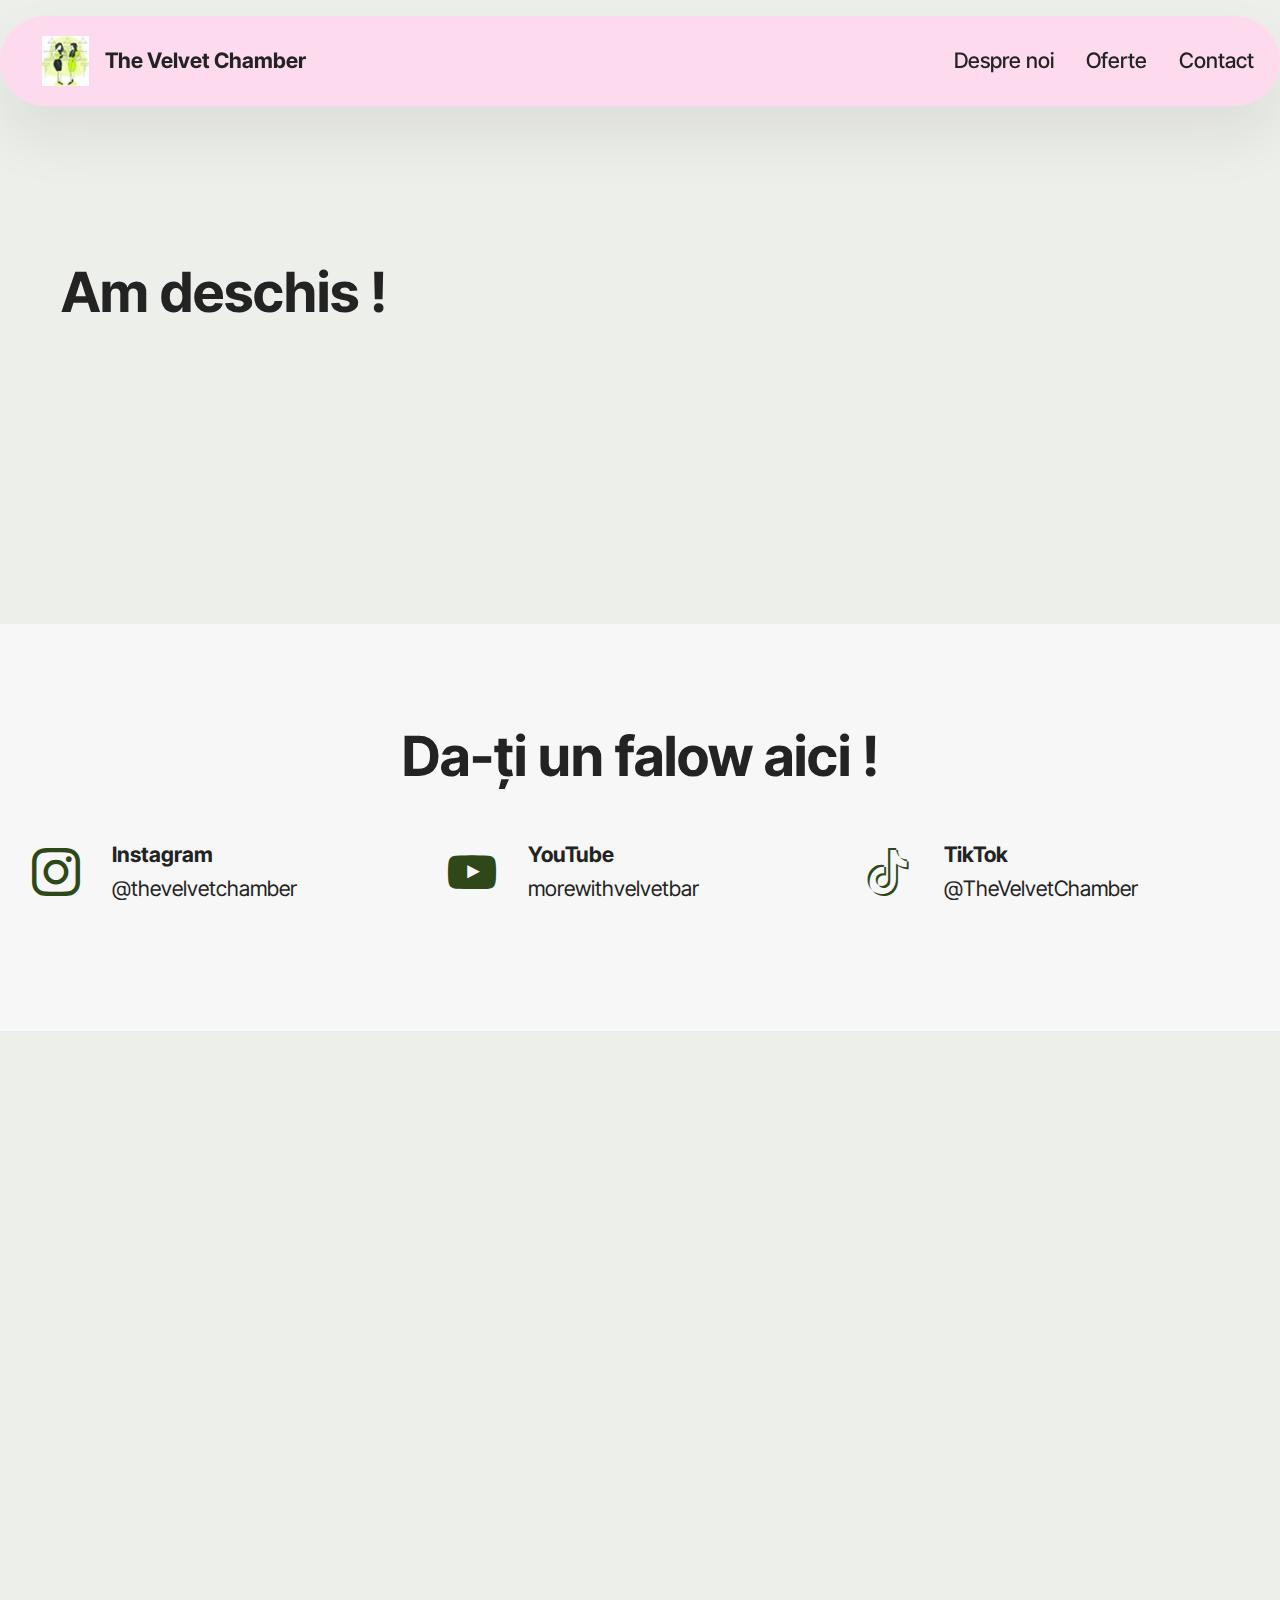
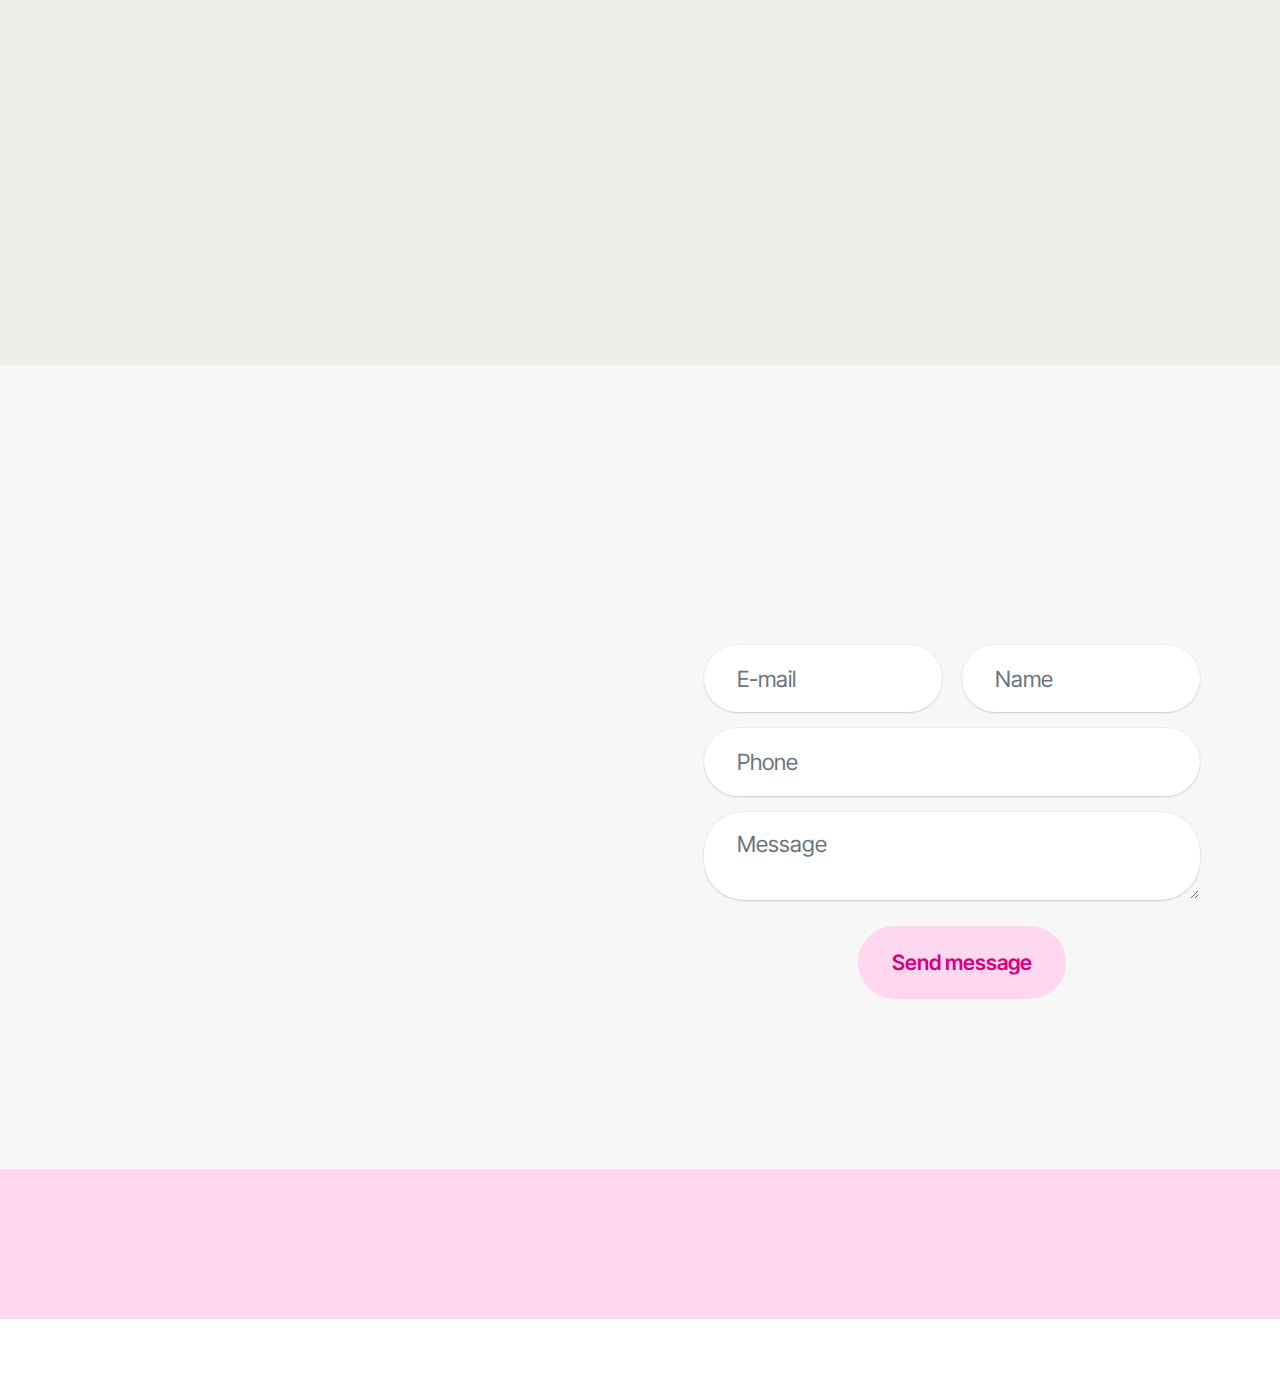
<file: page3.html>
<!DOCTYPE html>
<html lang="ro">
<head>
  
  <meta charset="UTF-8">
  <meta http-equiv="X-UA-Compatible" content="IE=edge">
  <meta name="Adelina Macovei" content="Mobirise v5.9.18, mobirise.com">
  <meta name="viewport" content="width=device-width, initial-scale=1, minimum-scale=1">
  <link rel="shortcut icon" href="assets/images/logo2-70x74.jpg" type="image/x-icon">
  <meta name="keywords" content="bar, bautura, vineri, petrecere, vibrație">
  <meta name="description"
    content="Un bar minimalist, cu atmosferă liniștită, unde poți savura cocktailuri rafinate și băuturi fine, însoțite de muzică live, pentru o seară relaxantă într-un cadru confortabil.">
  
  
  <title>Contacte</title>
  <link rel="stylesheet" href="assets/web/assets/mobirise-icons2/mobirise2.css">
  <link rel="stylesheet" href="assets/bootstrap/css/bootstrap.min.css">
  <link rel="stylesheet" href="assets/bootstrap/css/bootstrap-grid.min.css">
  <link rel="stylesheet" href="assets/bootstrap/css/bootstrap-reboot.min.css">
  <link rel="stylesheet" href="assets/animatecss/animate.css">
  <link rel="stylesheet" href="assets/dropdown/css/style.css">
  <link rel="stylesheet" href="assets/socicon/css/styles.css">
  <link rel="stylesheet" href="assets/theme/css/style.css">
  <link rel="preload" href="https://fonts.googleapis.com/css?family=Inter+Tight:100,200,300,400,500,600,700,800,900,100i,200i,300i,400i,500i,600i,700i,800i,900i&display=swap" as="style" onload="this.onload=null;this.rel='stylesheet'">
  <noscript><link rel="stylesheet" href="https://fonts.googleapis.com/css?family=Inter+Tight:100,200,300,400,500,600,700,800,900,100i,200i,300i,400i,500i,600i,700i,800i,900i&display=swap"></noscript>
  <link rel="preload" as="style" href="assets/mobirise/css/mbr-additional.css?v=N0Crcq"><link rel="stylesheet" href="assets/mobirise/css/mbr-additional.css?v=N0Crcq" type="text/css">

  
  
  
</head>
<body>
  
  <section data-bs-version="5.1" class="menu menu2 cid-tJS6tZXiPa"  id="menu02-1x">
	

	<nav class="navbar navbar-dropdown navbar-fixed-top navbar-expand-lg">
		<div class="container">
			<div class="navbar-brand">
				<span class="navbar-logo">
					
						<img src="assets/images/logo2-70x74.jpg" alt="Doua femei care stau de vorba" style="height: 3.1rem;">
					
				</span>
				<span class="navbar-caption-wrap"><a class="navbar-caption text-black text-primary display-4" href="index.html#header05-1">The Velvet Chamber</a></span>
			</div>
      <div class="hamburger">
			<button class="navbar-toggler" type="button" data-toggle="collapse" data-bs-toggle="collapse" data-target="#navbarSupportedContent" data-bs-target="#navbarSupportedContent" aria-controls="navbarNavAltMarkup" aria-expanded="false" aria-label="Toggle navigation">
				
					<span></span>
					<span></span>
					<span></span>
					<span></span>
				
			</button>
    </div>
			<div class="collapse navbar-collapse" id="navbarSupportedContent">
				<ul class="navbar-nav nav-dropdown nav-right" data-app-modern-menu="true"><li class="nav-item">
						<a class="nav-link link text-black text-primary display-4" href="page1.html">Despre noi</a>
					</li>
					<li class="nav-item">
						<a class="nav-link link text-black text-primary display-4" href="page2.html" aria-expanded="false">Oferte</a>
					</li>
					<li class="nav-item">
						<a class="nav-link link text-black text-primary display-4" href="page3.html">Contact</a>
					</li></ul>
				
				
			</div>
		</div>
	</nav>
</section>

<section data-bs-version="5.1" class="contacts03 cid-uAaWMXEOPD" id="contacts03-2e">
  

  
  <div class="container">
    <div class="row justify-content-center">
      <div class="col-lg-4">
        <div class="col-12 col-md-12">
          <h5 class="mbr-section-title mbr-fonts-style mt-0 mb-4 display-2"><strong><br></strong><br><strong>Am deschis !</strong></h5>
          
          
        </div>
      </div>
      <div class="col-lg-8 side-features">
        <div class="google-map"><iframe src="https://www.google.com/maps/embed?pb=!1m14!1m12!1m3!1d21871.331904815306!2d23.5876682!3d46.746828799999996!2m3!1f0!2f0!3f0!3m2!1i1024!2i768!4f13.1!5e0!3m2!1sro!2sro!4v1737226829268!5m2!1sro!2sro" allowfullscreen=""></iframe></div>
      </div>
    </div>
  </div>
</section>

<section data-bs-version="5.1" class="social02 cid-uAaWO05vmZ" id="social02-2f">
	

	
	
	<div class="container">
		<div class="row justify-content-center">
			<div class="col-12 content-head">
				<div class="mb-5">
					<h5 class="mbr-section-title mbr-fonts-style align-center mb-0 display-2"><strong>Da-ți un falow aici !</strong></h5>
					
				</div>
			</div>
		</div>
		<div class="row">
			<div class="item features-without-image col-12 col-md-6 col-lg-4">
				<div class="item-wrapper">
					<span class="mbr-iconfont m-auto socicon-instagram socicon"></span>
					<div class="card-box">
						<h4 class="card-title mbr-fonts-style mb-1 display-7">
							<strong>Instagram</strong>
						</h4>
						<h5 class="card-text mbr-fonts-style display-7">@thevelvetchamber</h5>
					</div>
				</div>
			</div>
			
			
			<div class="item features-without-image col-12 col-md-6 col-lg-4">
				<div class="item-wrapper">
					<span class="mbr-iconfont m-auto socicon-youtube socicon"></span>
					<div class="card-box">
						<h4 class="card-title mbr-fonts-style mb-1 display-7">
							<strong>YouTube</strong>
						</h4>
						<h5 class="card-text mbr-fonts-style display-7">morewithvelvetbar</h5>
					</div>
				</div>
			</div>
			<div class="item features-without-image col-12 col-md-6 col-lg-4">
				<div class="item-wrapper">
					<span class="mbr-iconfont m-auto socicon-tiktok socicon"></span>
					<div class="card-box">
						<h4 class="card-title mbr-fonts-style mb-1 display-7">
							<strong>TikTok</strong></h4>
						<h5 class="card-text mbr-fonts-style display-7">@TheVelvetChamber</h5>
					</div>
				</div>
			</div>
			
		</div>
	</div>
</section>

<section data-bs-version="5.1" class="people01 cid-uAaWTY1yfw" id="people01-2h">
  

  

  <div class="container">
    <div class="row">
      <div class="col-lg-5 mb-5">
        <h3 class="mbr-section-maintitle mbr-fonts-style mb-4 display-2"><strong>Căutam personal</strong></h3>
        <p class="mbr-section-maintext mbr-fonts-style mb-4 display-7">Vă așteptăm la noi in echipă!</p>

        <div class="mbr-section-btn btn-move"><a class="btn btn-primary display-7" href="mailto:adelinamcovei57@gmail.com"><strong>Read
              more</strong></a></div>
      </div>

      <div class="col-lg-7">
        
        <div class="item features-without-image active">
          <div class="item-wrapper">
            <div class="row align-items-center">
              <div class="col-md-7">
                <div class="align-left">
                  <h3 class="mbr-section-title mbr-fonts-style mb-2 display-5"><strong>Economist</strong></h3>
                  <h4 class="mbr-section-subtitle mbr-fonts-style mb-3 display-7">
                    Lorem ipsum dolor sit amet consectetur.
                  </h4>
                  <p class="mbr-section-text mbr-fonts-style mb-0 display-7">
                    Full-time<br>
                  </p>
                </div>
              </div>

              <div class="col-md-5">
                <div class="mbr-section-btn align-right"><a class="btn btn-black display-7" href="https://wa.me/073355676654"><strong>Read
                      more</strong></a></div>
              </div>
            </div>
          </div>
        </div>
        <div class="item features-without-image">
          <div class="item-wrapper">
            <div class="row align-items-center">
              <div class="col-md-7">
                <div class="align-left">
                  <h3 class="mbr-section-title mbr-fonts-style mb-2 display-5"><strong>Barman</strong></h3>
                  <h4 class="mbr-section-subtitle mbr-fonts-style mb-3 display-7">
                    Lorem ipsum dolor sit amet consectetur.
                  </h4>
                  <p class="mbr-section-text mbr-fonts-style mb-0 display-7">
                    Full-time<br>
                  </p>
                </div>
              </div>

              <div class="col-md-5">
                <div class="mbr-section-btn align-right"><a class="btn btn-black display-7" href="https://wa.me/073355676654"><strong>Read
                      more</strong></a></div>
              </div>
            </div>
          </div>
        </div><div class="item features-without-image">
          <div class="item-wrapper">
            <div class="row align-items-center">
              <div class="col-md-7">
                <div class="align-left">
                  <h3 class="mbr-section-title mbr-fonts-style mb-2 display-5"><strong>Paza</strong></h3>
                  <h4 class="mbr-section-subtitle mbr-fonts-style mb-3 display-7">
                    Lorem ipsum dolor sit amet consectetur.
                  </h4>
                  <p class="mbr-section-text mbr-fonts-style mb-0 display-7">
                    Full-time<br>
                  </p>
                </div>
              </div>

              <div class="col-md-5">
                <div class="mbr-section-btn align-right"><a class="btn btn-black display-7" href="https://wa.me/073355676654"><strong>Read
                      more</strong></a></div>
              </div>
            </div>
          </div>
        </div>
      </div>
    </div>
  </div>
</section>

<section data-bs-version="5.1" class="form03 cid-uAaWR297Fe" id="form03-2g">
    

    

    <div class="container">
        <div class="row justify-content-center">
            <div class="col-12 col-lg item-wrapper">
                <div class="mbr-section-head mb-5">
                    <h3 class="mbr-section-title mbr-fonts-style align-center mb-0 display-2"><strong>Contacteaza-ne!</strong></h3>
                    
                </div>
                <div class="col-lg-12 mx-auto mbr-form" data-form-type="formoid">
                    <form action="https://mobirise.eu/" method="POST" class="mbr-form form-with-styler" data-form-title="Form Name"><input type="hidden" name="email" data-form-email="true" value="iorSMWpQKKDORHh31nwuVatUafU+QI6CLyZhICFy/+AFp86xtpPuqjGncBs2YTAPgGQQ73SssgSdiJsKNqgxbRLwzTcGYjO3zMuJRGwJU4MMgeEB67lLLLE3NCIKsjc/">
                        <div class="row">
                            <div hidden="hidden" data-form-alert="" class="alert alert-success col-12">Apreciem efortul venim cu un raspuns cat mai repede !</div>
                            <div hidden="hidden" data-form-alert-danger="" class="alert alert-danger col-12">
                                Oops...! some problem!
                            </div>
                        </div>
                        <div class="dragArea row">
                            <div class="col-md col-sm-12 form-group mb-3 mb-3" data-for="name">
                                <input type="text" name="name" placeholder="Name" data-form-field="name" class="form-control" value="" id="name-form03-2g">
                            </div>
                            <div class="col-md col-sm-12 form-group mb-3 mb-3" data-for="email">
                                <input type="email" name="email" placeholder="E-mail" data-form-field="email" class="form-control" value="" id="email-form03-2g">
                            </div>
                            <div class="col-12 form-group mb-3 mb-3" data-for="phone">
                                <input type="tel" name="phone" placeholder="Phone" data-form-field="phone" class="form-control" value="" id="phone-form03-2g">
                            </div>
                            <div class="col-12 form-group mb-3 mb-3" data-for="textarea">
                                <textarea name="textarea" placeholder="Message" data-form-field="textarea" class="form-control" id="textarea-form03-2g"></textarea>
                            </div>
                            <div class="col-lg-12 col-md-12 col-sm-12 align-center mbr-section-btn">
                                <button type="submit" class="btn btn-primary display-7">
                                    Send message
                                </button>
                            </div>
                        </div>
                    </form>
                </div>


            </div>
            <div class="col-12 col-lg-6">
                <div class="image-wrapper">
                    <img class="w-100" src="assets/images/open-450x300.jpg" alt="Mobirise Website Builder">
                </div>
            </div>

        </div>
    </div>
</section>

<section data-bs-version="5.1" class="footer2 cid-uzNs1lplYU"  id="footer02-1y">
    

    
    

    <div class="container">
        <div class="row">
            <div class="col-12 col-lg-6 center mt-2 mb-3">
                <p class="mbr-fonts-style copyright mb-0 display-7">
                    © Copyright 2025 TheVelvetChamber</p>
            </div>
            <div class="col-12 col-lg-6 center">
                <div class="row-links mt-2 mb-3">
                    <ul class="row-links-soc">
                        
                        
                        
                        
                    <li class="row-links-soc-item mbr-fonts-style display-7">
                            <a href="#" class="text-black text-primary">Instagram</a>
                        </li><li class="row-links-soc-item mbr-fonts-style display-7">
                            <a href="#" class="text-black">TikTok</a>
                        </li><li class="row-links-soc-item mbr-fonts-style display-7">
                            <a href="#" class="text-black">YouTube</a>
                        </li><li class="row-links-soc-item mbr-fonts-style display-7">
                            <a href="#" class="text-black">Twitter</a>
                        </li></ul>
                </div>
            </div>
        </div>
    </div>
</section><section class="display-7" style="padding: 0;align-items: center;justify-content: center;flex-wrap: wrap;    align-content: center;display: flex;position: relative;height: 4rem;"><a href="https://mobiri.se/3704647" style="flex: 1 1;height: 4rem;position: absolute;width: 100%;z-index: 1;"><img alt="" style="height: 4rem;" src="[data-uri]"></a><p style="margin: 0;text-align: center;" class="display-7">&#8204;</p><a style="z-index:1" href="https://mobirise.com/builder/ai-website-maker.html">AI Website Maker</a></section><script src="assets/bootstrap/js/bootstrap.bundle.min.js"></script>  <script src="assets/smoothscroll/smooth-scroll.js"></script>  <script src="assets/ytplayer/index.js"></script>  <script src="assets/dropdown/js/navbar-dropdown.js"></script>  <script src="assets/theme/js/script.js"></script>  <script src="assets/formoid/formoid.min.js"></script>  
  
  
  <input name="animation" type="hidden">
  </body>
</html>
</file>
<file: assets/web/assets/mobirise-icons2/mobirise2.css>
@font-face {
  font-family: 'Moririse2';
  font-display: swap;
  src:  url('mobirise2.eot?f2bix4');
  src:  url('mobirise2.eot?f2bix4#iefix') format('embedded-opentype'),
    url('mobirise2.ttf?f2bix4') format('truetype'),
    url('mobirise2.woff?f2bix4') format('woff'),
    url('mobirise2.svg?f2bix4#mobirise2') format('svg');
  font-weight: normal;
  font-style: normal;
}

[class^="mobi-"], [class*=" mobi-"] {
  /* use !important to prevent issues with browser extensions that change fonts */
  font-family: 'Moririse2' !important;
  speak: none;
  font-style: normal;
  font-weight: normal;
  font-variant: normal;
  text-transform: none;
  line-height: 1;

  /* Better Font Rendering =========== */
  -webkit-font-smoothing: antialiased;
  -moz-osx-font-smoothing: grayscale;
}

.mobi-mbri-add-submenu:before {
  content: "\e900";
}
.mobi-mbri-alert:before {
  content: "\e901";
}
.mobi-mbri-align-center:before {
  content: "\e902";
}
.mobi-mbri-align-justify:before {
  content: "\e903";
}
.mobi-mbri-align-left:before {
  content: "\e904";
}
.mobi-mbri-align-right:before {
  content: "\e905";
}
.mobi-mbri-android:before {
  content: "\e906";
}
.mobi-mbri-apple:before {
  content: "\e907";
}
.mobi-mbri-arrow-down:before {
  content: "\e908";
}
.mobi-mbri-arrow-next:before {
  content: "\e909";
}
.mobi-mbri-arrow-prev:before {
  content: "\e90a";
}
.mobi-mbri-arrow-up:before {
  content: "\e90b";
}
.mobi-mbri-bold:before {
  content: "\e90c";
}
.mobi-mbri-bookmark:before {
  content: "\e90d";
}
.mobi-mbri-bootstrap:before {
  content: "\e90e";
}
.mobi-mbri-briefcase:before {
  content: "\e90f";
}
.mobi-mbri-browse:before {
  content: "\e910";
}
.mobi-mbri-bulleted-list:before {
  content: "\e911";
}
.mobi-mbri-calendar:before {
  content: "\e912";
}
.mobi-mbri-camera:before {
  content: "\e913";
}
.mobi-mbri-cart-add:before {
  content: "\e914";
}
.mobi-mbri-cart-full:before {
  content: "\e915";
}
.mobi-mbri-cash:before {
  content: "\e916";
}
.mobi-mbri-change-style:before {
  content: "\e917";
}
.mobi-mbri-chat:before {
  content: "\e918";
}
.mobi-mbri-clock:before {
  content: "\e919";
}
.mobi-mbri-close:before {
  content: "\e91a";
}
.mobi-mbri-cloud:before {
  content: "\e91b";
}
.mobi-mbri-code:before {
  content: "\e91c";
}
.mobi-mbri-contact-form:before {
  content: "\e91d";
}
.mobi-mbri-credit-card:before {
  content: "\e91e";
}
.mobi-mbri-cursor-click:before {
  content: "\e91f";
}
.mobi-mbri-cust-feedback:before {
  content: "\e920";
}
.mobi-mbri-database:before {
  content: "\e921";
}
.mobi-mbri-delivery:before {
  content: "\e922";
}
.mobi-mbri-desktop:before {
  content: "\e923";
}
.mobi-mbri-devices:before {
  content: "\e924";
}
.mobi-mbri-down:before {
  content: "\e925";
}
.mobi-mbri-download-2:before {
  content: "\e926";
}
.mobi-mbri-download:before {
  content: "\e927";
}
.mobi-mbri-drag-n-drop-2:before {
  content: "\e928";
}
.mobi-mbri-drag-n-drop:before {
  content: "\e929";
}
.mobi-mbri-edit-2:before {
  content: "\e92a";
}
.mobi-mbri-edit:before {
  content: "\e92b";
}
.mobi-mbri-error:before {
  content: "\e92c";
}
.mobi-mbri-extension:before {
  content: "\e92d";
}
.mobi-mbri-features:before {
  content: "\e92e";
}
.mobi-mbri-file:before {
  content: "\e92f";
}
.mobi-mbri-flag:before {
  content: "\e930";
}
.mobi-mbri-folder:before {
  content: "\e931";
}
.mobi-mbri-gift:before {
  content: "\e932";
}
.mobi-mbri-github:before {
  content: "\e933";
}
.mobi-mbri-globe-2:before {
  content: "\e934";
}
.mobi-mbri-globe:before {
  content: "\e935";
}
.mobi-mbri-growing-chart:before {
  content: "\e936";
}
.mobi-mbri-hearth:before {
  content: "\e937";
}
.mobi-mbri-help:before {
  content: "\e938";
}
.mobi-mbri-home:before {
  content: "\e939";
}
.mobi-mbri-hot-cup:before {
  content: "\e93a";
}
.mobi-mbri-idea:before {
  content: "\e93b";
}
.mobi-mbri-image-gallery:before {
  content: "\e93c";
}
.mobi-mbri-image-slider:before {
  content: "\e93d";
}
.mobi-mbri-info:before {
  content: "\e93e";
}
.mobi-mbri-italic:before {
  content: "\e93f";
}
.mobi-mbri-key:before {
  content: "\e940";
}
.mobi-mbri-laptop:before {
  content: "\e941";
}
.mobi-mbri-layers:before {
  content: "\e942";
}
.mobi-mbri-left-right:before {
  content: "\e943";
}
.mobi-mbri-left:before {
  content: "\e944";
}
.mobi-mbri-letter:before {
  content: "\e945";
}
.mobi-mbri-like:before {
  content: "\e946";
}
.mobi-mbri-link:before {
  content: "\e947";
}
.mobi-mbri-lock:before {
  content: "\e948";
}
.mobi-mbri-login:before {
  content: "\e949";
}
.mobi-mbri-logout:before {
  content: "\e94a";
}
.mobi-mbri-magic-stick:before {
  content: "\e94b";
}
.mobi-mbri-map-pin:before {
  content: "\e94c";
}
.mobi-mbri-menu:before {
  content: "\e94d";
}
.mobi-mbri-mobile-2:before {
  content: "\e94e";
}
.mobi-mbri-mobile-horizontal:before {
  content: "\e94f";
}
.mobi-mbri-mobile:before {
  content: "\e950";
}
.mobi-mbri-mobirise:before {
  content: "\e951";
}
.mobi-mbri-more-horizontal:before {
  content: "\e952";
}
.mobi-mbri-more-vertical:before {
  content: "\e953";
}
.mobi-mbri-music:before {
  content: "\e954";
}
.mobi-mbri-new-file:before {
  content: "\e955";
}
.mobi-mbri-numbered-list:before {
  content: "\e956";
}
.mobi-mbri-opened-folder:before {
  content: "\e957";
}
.mobi-mbri-pages:before {
  content: "\e958";
}
.mobi-mbri-paper-plane:before {
  content: "\e959";
}
.mobi-mbri-paperclip:before {
  content: "\e95a";
}
.mobi-mbri-phone:before {
  content: "\e95b";
}
.mobi-mbri-photo:before {
  content: "\e95c";
}
.mobi-mbri-photos:before {
  content: "\e95d";
}
.mobi-mbri-pin:before {
  content: "\e95e";
}
.mobi-mbri-play:before {
  content: "\e95f";
}
.mobi-mbri-plus:before {
  content: "\e960";
}
.mobi-mbri-preview:before {
  content: "\e961";
}
.mobi-mbri-print:before {
  content: "\e962";
}
.mobi-mbri-protect:before {
  content: "\e963";
}
.mobi-mbri-question:before {
  content: "\e964";
}
.mobi-mbri-quote-left:before {
  content: "\e965";
}
.mobi-mbri-quote-right:before {
  content: "\e966";
}
.mobi-mbri-redo:before {
  content: "\e967";
}
.mobi-mbri-refresh:before {
  content: "\e968";
}
.mobi-mbri-responsive-2:before {
  content: "\e969";
}
.mobi-mbri-responsive:before {
  content: "\e96a";
}
.mobi-mbri-right:before {
  content: "\e96b";
}
.mobi-mbri-rocket:before {
  content: "\e96c";
}
.mobi-mbri-sad-face:before {
  content: "\e96d";
}
.mobi-mbri-sale:before {
  content: "\e96e";
}
.mobi-mbri-save:before {
  content: "\e96f";
}
.mobi-mbri-search:before {
  content: "\e970";
}
.mobi-mbri-setting-2:before {
  content: "\e971";
}
.mobi-mbri-setting-3:before {
  content: "\e972";
}
.mobi-mbri-setting:before {
  content: "\e973";
}
.mobi-mbri-share:before {
  content: "\e974";
}
.mobi-mbri-shopping-bag:before {
  content: "\e975";
}
.mobi-mbri-shopping-basket:before {
  content: "\e976";
}
.mobi-mbri-shopping-cart:before {
  content: "\e977";
}
.mobi-mbri-sites:before {
  content: "\e978";
}
.mobi-mbri-smile-face:before {
  content: "\e979";
}
.mobi-mbri-speed:before {
  content: "\e97a";
}
.mobi-mbri-star:before {
  content: "\e97b";
}
.mobi-mbri-success:before {
  content: "\e97c";
}
.mobi-mbri-sun:before {
  content: "\e97d";
}
.mobi-mbri-sun2:before {
  content: "\e97e";
}
.mobi-mbri-tablet-vertical:before {
  content: "\e97f";
}
.mobi-mbri-tablet:before {
  content: "\e980";
}
.mobi-mbri-target:before {
  content: "\e981";
}
.mobi-mbri-timer:before {
  content: "\e982";
}
.mobi-mbri-to-ftp:before {
  content: "\e983";
}
.mobi-mbri-to-local-drive:before {
  content: "\e984";
}
.mobi-mbri-touch-swipe:before {
  content: "\e985";
}
.mobi-mbri-touch:before {
  content: "\e986";
}
.mobi-mbri-trash:before {
  content: "\e987";
}
.mobi-mbri-underline:before {
  content: "\e988";
}
.mobi-mbri-undo:before {
  content: "\e989";
}
.mobi-mbri-unlink:before {
  content: "\e98a";
}
.mobi-mbri-unlock:before {
  content: "\e98b";
}
.mobi-mbri-up-down:before {
  content: "\e98c";
}
.mobi-mbri-up:before {
  content: "\e98d";
}
.mobi-mbri-update:before {
  content: "\e98e";
}
.mobi-mbri-upload-2:before {
  content: "\e98f";
}
.mobi-mbri-upload:before {
  content: "\e990";
}
.mobi-mbri-user-2:before {
  content: "\e991";
}
.mobi-mbri-user:before {
  content: "\e992";
}
.mobi-mbri-users:before {
  content: "\e993";
}
.mobi-mbri-video-play:before {
  content: "\e994";
}
.mobi-mbri-video:before {
  content: "\e995";
}
.mobi-mbri-watch:before {
  content: "\e996";
}
.mobi-mbri-website-theme-2:before {
  content: "\e997";
}
.mobi-mbri-website-theme:before {
  content: "\e998";
}
.mobi-mbri-wifi:before {
  content: "\e999";
}
.mobi-mbri-windows:before {
  content: "\e99a";
}
.mobi-mbri-zoom-in:before {
  content: "\e99b";
}
.mobi-mbri-zoom-out:before {
  content: "\e99c";
}
</file>
<file: assets/dropdown/css/style.css>
.navbar-dropdown {
  left: 0;
  padding: 0;
  position: absolute;
  right: 0;
  top: 0;
  transition: all 0.45s ease;
  z-index: 1030;
  background: #282828; }
  .navbar-dropdown .navbar-logo {
    margin-right: 0.8rem;
    transition: margin 0.3s ease-in-out;
    vertical-align: middle; }
    .navbar-dropdown .navbar-logo img {
      height: 3.125rem;
      transition: all 0.3s ease-in-out; }
    .navbar-dropdown .navbar-logo.mbr-iconfont {
      font-size: 3.125rem;
      line-height: 3.125rem; }
  .navbar-dropdown .navbar-caption {
    font-weight: 700;
    white-space: normal;
    vertical-align: -4px;
    line-height: 3.125rem !important; }
    .navbar-dropdown .navbar-caption, .navbar-dropdown .navbar-caption:hover {
      color: inherit;
      text-decoration: none; }
  .navbar-dropdown .mbr-iconfont + .navbar-caption {
    vertical-align: -1px; }
  .navbar-dropdown.navbar-fixed-top {
    position: fixed; }
  .navbar-dropdown .navbar-brand span {
    vertical-align: -4px; }
  .navbar-dropdown.bg-color.transparent {
    background: none; }
  .navbar-dropdown.navbar-short .navbar-brand {
    padding: 0.625rem 0; }
    .navbar-dropdown.navbar-short .navbar-brand span {
      vertical-align: -1px; }
  .navbar-dropdown.navbar-short .navbar-caption {
    line-height: 2.375rem !important;
    vertical-align: -2px; }
  .navbar-dropdown.navbar-short .navbar-logo {
    margin-right: 0.5rem; }
    .navbar-dropdown.navbar-short .navbar-logo img {
      height: 2.375rem; }
    .navbar-dropdown.navbar-short .navbar-logo.mbr-iconfont {
      font-size: 2.375rem;
      line-height: 2.375rem; }
  .navbar-dropdown.navbar-short .mbr-table-cell {
    height: 3.625rem; }
  .navbar-dropdown .navbar-close {
    left: 0.6875rem;
    position: fixed;
    top: 0.75rem;
    z-index: 1000; }
  .navbar-dropdown .hamburger-icon {
    content: "";
    display: inline-block;
    vertical-align: middle;
    width: 16px;
    -webkit-box-shadow: 0 -6px 0 1px #282828,0 0 0 1px #282828,0 6px 0 1px #282828;
    -moz-box-shadow: 0 -6px 0 1px #282828,0 0 0 1px #282828,0 6px 0 1px #282828;
    box-shadow: 0 -6px 0 1px #282828,0 0 0 1px #282828,0 6px 0 1px #282828; }

.dropdown-menu .dropdown-toggle[data-toggle="dropdown-submenu"]::after {
  border-bottom: 0.35em solid transparent;
  border-left: 0.35em solid;
  border-right: 0;
  border-top: 0.35em solid transparent;
  margin-left: 0.3rem; }

.dropdown-menu .dropdown-item:focus {
  outline: 0; }

.nav-dropdown {
  font-size: 0.75rem;
  font-weight: 500;
  height: auto !important; }
  .nav-dropdown .nav-btn {
    padding-left: 1rem; }
  .nav-dropdown .link {
    margin: .667em 1.667em;
    font-weight: 500;
    padding: 0;
    transition: color .2s ease-in-out; }
    .nav-dropdown .link.dropdown-toggle {
      margin-right: 2.583em; }
      .nav-dropdown .link.dropdown-toggle::after {
        margin-left: .25rem;
        border-top: 0.35em solid;
        border-right: 0.35em solid transparent;
        border-left: 0.35em solid transparent;
        border-bottom: 0; }
      .nav-dropdown .link.dropdown-toggle[aria-expanded="true"] {
        margin: 0;
        padding: 0.667em 3.263em  0.667em 1.667em; }
  .nav-dropdown .link::after,
  .nav-dropdown .dropdown-item::after {
    color: inherit; }
  .nav-dropdown .btn {
    font-size: 0.75rem;
    font-weight: 700;
    letter-spacing: 0;
    margin-bottom: 0;
    padding-left: 1.25rem;
    padding-right: 1.25rem; }
  .nav-dropdown .dropdown-menu {
    border-radius: 0;
    border: 0;
    left: 0;
    margin: 0;
    padding-bottom: 1.25rem;
    padding-top: 1.25rem;
    position: relative; }
  .nav-dropdown .dropdown-submenu {
    margin-left: 0.125rem;
    top: 0; }
  .nav-dropdown .dropdown-item {
    font-weight: 500;
    line-height: 2;
    padding: 0.3846em 4.615em 0.3846em 1.5385em;
    position: relative;
    transition: color .2s ease-in-out, background-color .2s ease-in-out; }
    .nav-dropdown .dropdown-item::after {
      margin-top: -0.3077em;
      position: absolute;
      right: 1.1538em;
      top: 50%; }
    .nav-dropdown .dropdown-item:focus, .nav-dropdown .dropdown-item:hover {
      background: none; }

@media (max-width: 767px) {
  .nav-dropdown.navbar-toggleable-sm {
    bottom: 0;
    display: none;
    left: 0;
    overflow-x: hidden;
    position: fixed;
    top: 0;
    transform: translateX(-100%);
    -ms-transform: translateX(-100%);
    -webkit-transform: translateX(-100%);
    width: 18.75rem;
    z-index: 999; } }
.nav-dropdown.navbar-toggleable-xl {
  bottom: 0;
  display: none;
  left: 0;
  overflow-x: hidden;
  position: fixed;
  top: 0;
  transform: translateX(-100%);
  -ms-transform: translateX(-100%);
  -webkit-transform: translateX(-100%);
  width: 18.75rem;
  z-index: 999; }

.nav-dropdown-sm {
  display: block !important;
  overflow-x: hidden;
  overflow: auto;
  padding-top: 3.875rem; }
  .nav-dropdown-sm::after {
    content: "";
    display: block;
    height: 3rem;
    width: 100%; }
  .nav-dropdown-sm.collapse.in ~ .navbar-close {
    display: block !important; }
  .nav-dropdown-sm.collapsing, .nav-dropdown-sm.collapse.in {
    transform: translateX(0);
    -ms-transform: translateX(0);
    -webkit-transform: translateX(0);
    transition: all 0.25s ease-out;
    -webkit-transition: all 0.25s ease-out;
    background: #282828; }
  .nav-dropdown-sm.collapsing[aria-expanded="false"] {
    transform: translateX(-100%);
    -ms-transform: translateX(-100%);
    -webkit-transform: translateX(-100%); }
  .nav-dropdown-sm .nav-item {
    display: block;
    margin-left: 0 !important;
    padding-left: 0; }
  .nav-dropdown-sm .link,
  .nav-dropdown-sm .dropdown-item {
    border-top: 1px dotted rgba(255, 255, 255, 0.1);
    font-size: 0.8125rem;
    line-height: 1.6;
    margin: 0 !important;
    padding: 0.875rem 2.4rem 0.875rem 1.5625rem !important;
    position: relative;
    white-space: normal; }
    .nav-dropdown-sm .link:focus, .nav-dropdown-sm .link:hover,
    .nav-dropdown-sm .dropdown-item:focus,
    .nav-dropdown-sm .dropdown-item:hover {
      background: rgba(0, 0, 0, 0.2) !important;
      color: #c0a375; }
  .nav-dropdown-sm .nav-btn {
    position: relative;
    padding: 1.5625rem 1.5625rem 0 1.5625rem; }
    .nav-dropdown-sm .nav-btn::before {
      border-top: 1px dotted rgba(255, 255, 255, 0.1);
      content: "";
      left: 0;
      position: absolute;
      top: 0;
      width: 100%; }
    .nav-dropdown-sm .nav-btn + .nav-btn {
      padding-top: 0.625rem; }
      .nav-dropdown-sm .nav-btn + .nav-btn::before {
        display: none; }
  .nav-dropdown-sm .btn {
    padding: 0.625rem 0; }
  .nav-dropdown-sm .dropdown-toggle[data-toggle="dropdown-submenu"]::after {
    margin-left: .25rem;
    border-top: 0.35em solid;
    border-right: 0.35em solid transparent;
    border-left: 0.35em solid transparent;
    border-bottom: 0; }
  .nav-dropdown-sm .dropdown-toggle[data-toggle="dropdown-submenu"][aria-expanded="true"]::after {
    border-top: 0;
    border-right: 0.35em solid transparent;
    border-left: 0.35em solid transparent;
    border-bottom: 0.35em solid; }
  .nav-dropdown-sm .dropdown-menu {
    margin: 0;
    padding: 0;
    position: relative;
    top: 0;
    left: 0;
    width: 100%;
    border: 0;
    float: none;
    border-radius: 0;
    background: none; }
  .nav-dropdown-sm .dropdown-submenu {
    left: 100%;
    margin-left: 0.125rem;
    margin-top: -1.25rem;
    top: 0; }

.navbar-toggleable-sm .nav-dropdown .dropdown-menu {
  position: absolute; }

.navbar-toggleable-sm .nav-dropdown .dropdown-submenu {
  left: 100%;
  margin-left: 0.125rem;
  margin-top: -1.25rem;
  top: 0; }

.navbar-toggleable-sm.opened .nav-dropdown .dropdown-menu {
  position: relative; }

.navbar-toggleable-sm.opened .nav-dropdown .dropdown-submenu {
  left: 0;
  margin-left: 00rem;
  margin-top: 0rem;
  top: 0; }

.is-builder .nav-dropdown.collapsing {
  transition: none !important; }
</file>
<file: assets/theme/css/style.css>
@charset "UTF-8";
section {
  background-color: #ffffff;
}

body {
  font-style: normal;
  line-height: 1.5;
  font-weight: 400;
  color: #232323;
  position: relative;
}

button {
  background-color: transparent;
  border-color: transparent;
}

.embla__button,
.carousel-control {
  background-color: #edefea !important;
  opacity: 0.8 !important;
  color: #464845 !important;
  border-color: #edefea !important;
}

.carousel .close,
.modalWindow .close {
  background-color: #edefea !important;
  color: #464845 !important;
  border-color: #edefea !important;
  opacity: 0.8 !important;
}

.carousel .close:hover,
.modalWindow .close:hover {
  opacity: 1 !important;
}

.carousel-indicators li {
  background-color: #edefea !important;
  border: 2px solid #464845 !important;
}

.carousel-indicators li:hover,
.carousel-indicators li:active {
  opacity: 0.8 !important;
}

.embla__button:hover,
.carousel-control:hover {
  background-color: #edefea !important;
  opacity: 1 !important;
}

.modalWindow-video-container {
  height: 80%;
}

section,
.container,
.container-fluid {
  position: relative;
  word-wrap: break-word;
}

a.mbr-iconfont:hover {
  text-decoration: none;
}

.article .lead p,
.article .lead ul,
.article .lead ol,
.article .lead pre,
.article .lead blockquote {
  margin-bottom: 0;
}

a {
  font-style: normal;
  font-weight: 400;
  cursor: pointer;
}
a, a:hover {
  text-decoration: none;
}

.mbr-section-title {
  font-style: normal;
  line-height: 1.3;
}

.mbr-section-subtitle {
  line-height: 1.3;
}

.mbr-text {
  font-style: normal;
  line-height: 1.7;
}

h1,
h2,
h3,
h4,
h5,
h6,
.display-1,
.display-2,
.display-4,
.display-5,
.display-7,
span,
p,
a {
  line-height: 1;
  word-break: break-word;
  word-wrap: break-word;
  font-weight: 400;
}

b,
strong {
  font-weight: bold;
}

input:-webkit-autofill, input:-webkit-autofill:hover, input:-webkit-autofill:focus, input:-webkit-autofill:active {
  transition-delay: 9999s;
  -webkit-transition-property: background-color, color;
  transition-property: background-color, color;
}

textarea[type=hidden] {
  display: none;
}

section {
  background-position: 50% 50%;
  background-repeat: no-repeat;
  background-size: cover;
}
section .mbr-background-video,
section .mbr-background-video-preview {
  position: absolute;
  bottom: 0;
  left: 0;
  right: 0;
  top: 0;
}

.hidden {
  visibility: hidden;
}

.mbr-z-index20 {
  z-index: 20;
}

/*! Base colors */
.mbr-white {
  color: #ffffff;
}

.mbr-black {
  color: #111111;
}

.mbr-bg-white {
  background-color: #ffffff;
}

.mbr-bg-black {
  background-color: #000000;
}

/*! Text-aligns */
.align-left {
  text-align: left;
}

.align-center {
  text-align: center;
}

.align-right {
  text-align: right;
}

/*! Font-weight  */
.mbr-light {
  font-weight: 300;
}

.mbr-regular {
  font-weight: 400;
}

.mbr-semibold {
  font-weight: 500;
}

.mbr-bold {
  font-weight: 700;
}

/*! Media  */
.media-content {
  flex-basis: 100%;
}

.media-container-row {
  display: flex;
  flex-direction: row;
  flex-wrap: wrap;
  justify-content: center;
  align-content: center;
  align-items: start;
}
.media-container-row .media-size-item {
  width: 400px;
}

.media-container-column {
  display: flex;
  flex-direction: column;
  flex-wrap: wrap;
  justify-content: center;
  align-content: center;
  align-items: stretch;
}
.media-container-column > * {
  width: 100%;
}

@media (min-width: 992px) {
  .media-container-row {
    flex-wrap: nowrap;
  }
}
figure {
  margin-bottom: 0;
  overflow: hidden;
}

figure[mbr-media-size] {
  transition: width 0.1s;
}

img,
iframe {
  display: block;
  width: 100%;
}

.card {
  background-color: transparent;
  border: none;
}

.card-box {
  width: 100%;
}

.card-img {
  text-align: center;
  flex-shrink: 0;
  -webkit-flex-shrink: 0;
}

.media {
  max-width: 100%;
  margin: 0 auto;
}

.mbr-figure {
  align-self: center;
}

.media-container > div {
  max-width: 100%;
}

.mbr-figure img,
.card-img img {
  width: 100%;
}

@media (max-width: 991px) {
  .media-size-item {
    width: auto !important;
  }
  .media {
    width: auto;
  }
  .mbr-figure {
    width: 100% !important;
  }
}
/*! Buttons */
.mbr-section-btn {
  margin-left: -0.6rem;
  margin-right: -0.6rem;
  font-size: 0;
}

.btn {
  font-weight: 600;
  border-width: 1px;
  font-style: normal;
  margin: 0.6rem 0.6rem;
  white-space: normal;
  transition: all 0.2s ease-in-out;
  display: inline-flex;
  align-items: center;
  justify-content: center;
  word-break: break-word;
}

.btn-sm {
  font-weight: 600;
  letter-spacing: 0px;
  transition: all 0.3s ease-in-out;
}

.btn-md {
  font-weight: 600;
  letter-spacing: 0px;
  transition: all 0.3s ease-in-out;
}

.btn-lg {
  font-weight: 600;
  letter-spacing: 0px;
  transition: all 0.3s ease-in-out;
}

.btn-form {
  margin: 0;
}
.btn-form:hover {
  cursor: pointer;
}

nav .mbr-section-btn {
  margin-left: 0rem;
  margin-right: 0rem;
}

/*! Btn icon margin */
.btn .mbr-iconfont,
.btn.btn-sm .mbr-iconfont {
  order: 1;
  cursor: pointer;
  margin-left: 0.5rem;
  vertical-align: sub;
}

.btn.btn-md .mbr-iconfont,
.btn.btn-md .mbr-iconfont {
  margin-left: 0.8rem;
}

.mbr-regular {
  font-weight: 400;
}

.mbr-semibold {
  font-weight: 500;
}

.mbr-bold {
  font-weight: 700;
}

[type=submit] {
  -webkit-appearance: none;
}

/*! Full-screen */
.mbr-fullscreen .mbr-overlay {
  min-height: 100vh;
}

.mbr-fullscreen {
  display: flex;
  display: -moz-flex;
  display: -ms-flex;
  display: -o-flex;
  align-items: center;
  min-height: 100vh;
  padding-top: 3rem;
  padding-bottom: 3rem;
}

/*! Map */
.map {
  height: 25rem;
  position: relative;
}
.map iframe {
  width: 100%;
  height: 100%;
}

/*! Scroll to top arrow */
.mbr-arrow-up {
  bottom: 25px;
  right: 90px;
  position: fixed;
  text-align: right;
  z-index: 5000;
  color: #ffffff;
  font-size: 22px;
}

.mbr-arrow-up a {
  background: rgba(0, 0, 0, 0.2);
  border-radius: 50%;
  color: #fff;
  display: inline-block;
  height: 60px;
  width: 60px;
  border: 2px solid #fff;
  outline-style: none !important;
  position: relative;
  text-decoration: none;
  transition: all 0.3s ease-in-out;
  cursor: pointer;
  text-align: center;
}
.mbr-arrow-up a:hover {
  background-color: rgba(0, 0, 0, 0.4);
}
.mbr-arrow-up a i {
  line-height: 60px;
}

.mbr-arrow-up-icon {
  display: block;
  color: #fff;
}

.mbr-arrow-up-icon::before {
  content: "›";
  display: inline-block;
  font-family: serif;
  font-size: 22px;
  line-height: 1;
  font-style: normal;
  position: relative;
  top: 6px;
  left: -4px;
  transform: rotate(-90deg);
}

/*! Arrow Down */
.mbr-arrow {
  position: absolute;
  bottom: 45px;
  left: 50%;
  width: 60px;
  height: 60px;
  cursor: pointer;
  background-color: rgba(80, 80, 80, 0.5);
  border-radius: 50%;
  transform: translateX(-50%);
}
@media (max-width: 767px) {
  .mbr-arrow {
    display: none;
  }
}
.mbr-arrow > a {
  display: inline-block;
  text-decoration: none;
  outline-style: none;
  animation: arrowdown 1.7s ease-in-out infinite;
  color: #ffffff;
}
.mbr-arrow > a > i {
  position: absolute;
  top: -2px;
  left: 15px;
  font-size: 2rem;
}

#scrollToTop a i::before {
  content: "";
  position: absolute;
  display: block;
  border-bottom: 2.5px solid #fff;
  border-left: 2.5px solid #fff;
  width: 27.8%;
  height: 27.8%;
  left: 50%;
  top: 51%;
  transform: translateY(-30%) translateX(-50%) rotate(135deg);
}

@keyframes arrowdown {
  0% {
    transform: translateY(0px);
  }
  50% {
    transform: translateY(-5px);
  }
  100% {
    transform: translateY(0px);
  }
}
@media (max-width: 500px) {
  .mbr-arrow-up {
    left: 0;
    right: 0;
    text-align: center;
  }
}
/*Gradients animation*/
@keyframes gradient-animation {
  from {
    background-position: 0% 100%;
    animation-timing-function: ease-in-out;
  }
  to {
    background-position: 100% 0%;
    animation-timing-function: ease-in-out;
  }
}
.bg-gradient {
  background-size: 200% 200%;
  animation: gradient-animation 5s infinite alternate;
  -webkit-animation: gradient-animation 5s infinite alternate;
}

.menu .navbar-brand {
  display: -webkit-flex;
}
.menu .navbar-brand span {
  display: flex;
  display: -webkit-flex;
}
.menu .navbar-brand .navbar-caption-wrap {
  display: -webkit-flex;
}
.menu .navbar-brand .navbar-logo img {
  display: -webkit-flex;
  width: auto;
}
@media (min-width: 768px) and (max-width: 991px) {
  .menu .navbar-toggleable-sm .navbar-nav {
    display: -ms-flexbox;
  }
}
@media (max-width: 991px) {
  .menu .navbar-collapse {
    max-height: 93.5vh;
  }
  .menu .navbar-collapse.show {
    overflow: auto;
  }
}
@media (min-width: 992px) {
  .menu .navbar-nav.nav-dropdown {
    display: -webkit-flex;
  }
  .menu .navbar-toggleable-sm .navbar-collapse {
    display: -webkit-flex !important;
  }
  .menu .collapsed .navbar-collapse {
    max-height: 93.5vh;
  }
  .menu .collapsed .navbar-collapse.show {
    overflow: auto;
  }
}
@media (max-width: 767px) {
  .menu .navbar-collapse {
    max-height: 80vh;
  }
}

.nav-link .mbr-iconfont {
  margin-right: 0.5rem;
}

.navbar {
  display: -webkit-flex;
  -webkit-flex-wrap: wrap;
  -webkit-align-items: center;
  -webkit-justify-content: space-between;
}

.navbar-collapse {
  -webkit-flex-basis: 100%;
  -webkit-flex-grow: 1;
  -webkit-align-items: center;
}

.nav-dropdown .link {
  padding: 0.667em 1.667em !important;
  margin: 0 !important;
}

.nav {
  display: -webkit-flex;
  -webkit-flex-wrap: wrap;
}

.row {
  display: -webkit-flex;
  -webkit-flex-wrap: wrap;
}

.justify-content-center {
  -webkit-justify-content: center;
}

.form-inline {
  display: -webkit-flex;
}

.card-wrapper {
  -webkit-flex: 1;
}

.carousel-control {
  z-index: 10;
  display: -webkit-flex;
}

.carousel-controls {
  display: -webkit-flex;
}

.media {
  display: -webkit-flex;
}

.form-group:focus {
  outline: none;
}

.jq-selectbox__select {
  padding: 7px 0;
  position: relative;
}

.jq-selectbox__dropdown {
  overflow: hidden;
  border-radius: 10px;
  position: absolute;
  top: 100%;
  left: 0 !important;
  width: 100% !important;
}

.jq-selectbox__trigger-arrow {
  right: 0;
  transform: translateY(-50%);
}

.jq-selectbox li {
  padding: 1.07em 0.5em;
}

input[type=range] {
  padding-left: 0 !important;
  padding-right: 0 !important;
}

.modal-dialog,
.modal-content {
  height: 100%;
}

.modal-dialog .carousel-inner {
  height: calc(100vh - 1.75rem);
}
@media (max-width: 575px) {
  .modal-dialog .carousel-inner {
    height: calc(100vh - 1rem);
  }
}

.carousel-item {
  text-align: center;
}

.carousel-item img {
  margin: auto;
}

.navbar-toggler {
  align-self: flex-start;
  padding: 0.25rem 0.75rem;
  font-size: 1.25rem;
  line-height: 1;
  background: transparent;
  border: 1px solid transparent;
  border-radius: 0.25rem;
}

.navbar-toggler:focus,
.navbar-toggler:hover {
  text-decoration: none;
  box-shadow: none;
}

.navbar-toggler-icon {
  display: inline-block;
  width: 1.5em;
  height: 1.5em;
  vertical-align: middle;
  content: "";
  background: no-repeat center center;
  background-size: 100% 100%;
}

.navbar-toggler-left {
  position: absolute;
  left: 1rem;
}

.navbar-toggler-right {
  position: absolute;
  right: 1rem;
}

.card-img {
  width: auto;
}

.menu .navbar.collapsed:not(.beta-menu) {
  flex-direction: column;
}

.carousel-item.active,
.carousel-item-next,
.carousel-item-prev {
  display: flex;
}

.note-air-layout .dropup .dropdown-menu,
.note-air-layout .navbar-fixed-bottom .dropdown .dropdown-menu {
  bottom: initial !important;
}

html,
body {
  height: auto;
  min-height: 100vh;
}

.dropup .dropdown-toggle::after {
  display: none;
}

.form-asterisk {
  font-family: initial;
  position: absolute;
  top: -2px;
  font-weight: normal;
}

.form-control-label {
  position: relative;
  cursor: pointer;
  margin-bottom: 0.357em;
  padding: 0;
}

.alert {
  color: #ffffff;
  border-radius: 0;
  border: 0;
  font-size: 1.1rem;
  line-height: 1.5;
  margin-bottom: 1.875rem;
  padding: 1.25rem;
  position: relative;
  text-align: center;
}
.alert.alert-form::after {
  background-color: inherit;
  bottom: -7px;
  content: "";
  display: block;
  height: 14px;
  left: 50%;
  margin-left: -7px;
  position: absolute;
  transform: rotate(45deg);
  width: 14px;
}

.form-control {
  background-color: #ffffff;
  background-clip: border-box;
  color: #232323;
  line-height: 1rem !important;
  height: auto;
  padding: 1.2rem 2rem;
  transition: border-color 0.25s ease 0s;
  border: 1px solid transparent !important;
  border-radius: 4px;
  box-shadow: rgba(0, 0, 0, 0.07) 0px 1px 1px 0px, rgba(0, 0, 0, 0.07) 0px 1px 3px 0px, rgba(0, 0, 0, 0.03) 0px 0px 0px 1px;
}
.form-active .form-control:invalid {
  border-color: red;
}

.row > * {
  padding-right: 1rem;
  padding-left: 1rem;
}

form .row {
  margin-left: -0.6rem;
  margin-right: -0.6rem;
}
form .row [class*=col] {
  padding-left: 0.6rem;
  padding-right: 0.6rem;
}

form .mbr-section-btn {
  padding-left: 0.6rem;
  padding-right: 0.6rem;
}

form .form-check-input {
  margin-top: 0.5;
}

textarea.form-control {
  line-height: 1.5rem !important;
}

.form-group {
  margin-bottom: 1.2rem;
}

.form-control,
form .btn {
  min-height: 48px;
}

.gdpr-block label span.textGDPR input[name=gdpr] {
  top: 7px;
}

.form-control:focus {
  box-shadow: none;
}

:focus {
  outline: none;
}

.mbr-overlay {
  background-color: #000;
  bottom: 0;
  left: 0;
  opacity: 0.5;
  position: absolute;
  right: 0;
  top: 0;
  z-index: 0;
  pointer-events: none;
}

blockquote {
  font-style: italic;
  padding: 3rem;
  font-size: 1.09rem;
  position: relative;
  border-left: 3px solid;
}

ul,
ol,
pre,
blockquote {
  margin-bottom: 2.3125rem;
}

.mt-4 {
  margin-top: 2rem !important;
}

.mb-4 {
  margin-bottom: 2rem !important;
}

.container,
.container-fluid {
  padding-left: 16px;
  padding-right: 16px;
}

.row {
  margin-left: -16px;
  margin-right: -16px;
}
.row > [class*=col] {
  padding-left: 16px;
  padding-right: 16px;
}

@media (min-width: 992px) {
  .container-fluid {
    padding-left: 32px;
    padding-right: 32px;
  }
}
@media (max-width: 991px) {
  .mbr-container {
    padding-left: 16px;
    padding-right: 16px;
  }
}
.app-video-wrapper > img {
  opacity: 1;
}

.app-video-wrapper {
  background: transparent;
}

.item {
  position: relative;
}

.dropdown-menu .dropdown-menu {
  left: 100%;
}

.dropdown-item + .dropdown-menu {
  display: none;
}

.dropdown-item:hover + .dropdown-menu,
.dropdown-menu:hover {
  display: block;
}

@media (min-aspect-ratio: 16/9) {
  .mbr-video-foreground {
    height: 300% !important;
    top: -100% !important;
  }
}
@media (max-aspect-ratio: 16/9) {
  .mbr-video-foreground {
    width: 300% !important;
    left: -100% !important;
  }
}.engine {
	position: absolute;
	text-indent: -2400px;
	text-align: center;
	padding: 0;
	top: 0;
	left: -2400px;
}
</file>
<file: assets/mobirise/css/mbr-additional.css>
.btn {
  border-width: 2px;
}
img,
.card-wrap,
.card-wrapper,
.video-wrapper,
.mbr-figure iframe,
.google-map iframe,
.slide-content,
.plan,
.card,
.item-wrapper {
  border-radius: 2rem !important;
}
.video-wrapper {
  overflow: hidden;
}
body {
  font-family: Inter Tight;
}
.display-1 {
  font-family: 'Inter Tight', sans-serif;
  font-size: 5rem;
  line-height: 1;
}
.display-1 > .mbr-iconfont {
  font-size: 6.25rem;
}
.display-2 {
  font-family: 'Inter Tight', sans-serif;
  font-size: 4rem;
  line-height: 1;
}
.display-2 > .mbr-iconfont {
  font-size: 5rem;
}
.display-4 {
  font-family: 'Inter Tight', sans-serif;
  font-size: 1.4rem;
  line-height: 1.5;
}
.display-4 > .mbr-iconfont {
  font-size: 1.75rem;
}
.display-5 {
  font-family: 'Inter Tight', sans-serif;
  font-size: 2rem;
  line-height: 1.5;
}
.display-5 > .mbr-iconfont {
  font-size: 2.5rem;
}
.display-7 {
  font-family: 'Inter Tight', sans-serif;
  font-size: 1.4rem;
  line-height: 1.3;
}
.display-7 > .mbr-iconfont {
  font-size: 1.75rem;
}
/* ---- Fluid typography for mobile devices ---- */
/* 1.4 - font scale ratio ( bootstrap == 1.42857 ) */
/* 100vw - current viewport width */
/* (48 - 20)  48 == 48rem == 768px, 20 == 20rem == 320px(minimal supported viewport) */
/* 0.65 - min scale variable, may vary */
@media (max-width: 992px) {
  .display-1 {
    font-size: 4rem;
  }
}
@media (max-width: 768px) {
  .display-1 {
    font-size: 3.5rem;
    font-size: calc( 2.4rem + (5 - 2.4) * ((100vw - 20rem) / (48 - 20)));
    line-height: calc( 1.1 * (2.4rem + (5 - 2.4) * ((100vw - 20rem) / (48 - 20))));
  }
  .display-2 {
    font-size: 3.2rem;
    font-size: calc( 2.05rem + (4 - 2.05) * ((100vw - 20rem) / (48 - 20)));
    line-height: calc( 1.3 * (2.05rem + (4 - 2.05) * ((100vw - 20rem) / (48 - 20))));
  }
  .display-4 {
    font-size: 1.12rem;
    font-size: calc( 1.14rem + (1.4 - 1.14) * ((100vw - 20rem) / (48 - 20)));
    line-height: calc( 1.4 * (1.14rem + (1.4 - 1.14) * ((100vw - 20rem) / (48 - 20))));
  }
  .display-5 {
    font-size: 1.6rem;
    font-size: calc( 1.35rem + (2 - 1.35) * ((100vw - 20rem) / (48 - 20)));
    line-height: calc( 1.4 * (1.35rem + (2 - 1.35) * ((100vw - 20rem) / (48 - 20))));
  }
  .display-7 {
    font-size: 1.12rem;
    font-size: calc( 1.14rem + (1.4 - 1.14) * ((100vw - 20rem) / (48 - 20)));
    line-height: calc( 1.4 * (1.14rem + (1.4 - 1.14) * ((100vw - 20rem) / (48 - 20))));
  }
}
@media (min-width: 992px) and (max-width: 1400px) {
  .display-1 {
    font-size: 3.5rem;
    font-size: calc( 2.4rem + (5 - 2.4) * ((100vw - 62rem) / (87 - 62)));
    line-height: calc( 1.1 * (2.4rem + (5 - 2.4) * ((100vw - 62rem) / (87 - 62))));
  }
  .display-2 {
    font-size: 3.2rem;
    font-size: calc( 2.05rem + (4 - 2.05) * ((100vw - 62rem) / (87 - 62)));
    line-height: calc( 1.3 * (2.05rem + (4 - 2.05) * ((100vw - 62rem) / (87 - 62))));
  }
  .display-4 {
    font-size: 1.12rem;
    font-size: calc( 1.14rem + (1.4 - 1.14) * ((100vw - 62rem) / (87 - 62)));
    line-height: calc( 1.4 * (1.14rem + (1.4 - 1.14) * ((100vw - 62rem) / (87 - 62))));
  }
  .display-5 {
    font-size: 1.6rem;
    font-size: calc( 1.35rem + (2 - 1.35) * ((100vw - 62rem) / (87 - 62)));
    line-height: calc( 1.4 * (1.35rem + (2 - 1.35) * ((100vw - 62rem) / (87 - 62))));
  }
  .display-7 {
    font-size: 1.12rem;
    font-size: calc( 1.14rem + (1.4 - 1.14) * ((100vw - 62rem) / (87 - 62)));
    line-height: calc( 1.4 * (1.14rem + (1.4 - 1.14) * ((100vw - 62rem) / (87 - 62))));
  }
}
/* Buttons */
.btn {
  padding: 1.25rem 2rem;
  border-radius: 4px;
}
@media (max-width: 767px) {
  .btn {
    padding: 0.75rem 1.5rem;
  }
}
.btn-sm {
  padding: 0.6rem 1.2rem;
  border-radius: 4px;
}
.btn-md {
  padding: 0.6rem 1.2rem;
  border-radius: 4px;
}
.btn-lg {
  padding: 1.25rem 2rem;
  border-radius: 4px;
}
.bg-primary {
  background-color: #ffd7ef !important;
}
.bg-success {
  background-color: #d70081 !important;
}
.bg-info {
  background-color: #ffd7ef !important;
}
.bg-warning {
  background-color: #d70081 !important;
}
.bg-danger {
  background-color: #f7f7f7 !important;
}
.btn-primary,
.btn-primary:active {
  background-color: #ffd7ef !important;
  border-color: #ffd7ef !important;
  color: #d70081 !important;
  box-shadow: none;
}
.btn-primary:hover,
.btn-primary:focus,
.btn-primary.focus,
.btn-primary.active {
  color: inherit;
  background-color: #ffffff !important;
  border-color: #ffffff !important;
  box-shadow: none;
}
.btn-primary.disabled,
.btn-primary:disabled {
  color: #d70081 !important;
  background-color: #ffffff !important;
  border-color: #ffffff !important;
}
.btn-secondary,
.btn-secondary:active {
  background-color: #ffd7ef !important;
  border-color: #ffd7ef !important;
  color: #d70081 !important;
  box-shadow: none;
}
.btn-secondary:hover,
.btn-secondary:focus,
.btn-secondary.focus,
.btn-secondary.active {
  color: inherit;
  background-color: #ffffff !important;
  border-color: #ffffff !important;
  box-shadow: none;
}
.btn-secondary.disabled,
.btn-secondary:disabled {
  color: #d70081 !important;
  background-color: #ffffff !important;
  border-color: #ffffff !important;
}
.btn-info,
.btn-info:active {
  background-color: #ffd7ef !important;
  border-color: #ffd7ef !important;
  color: #d70081 !important;
  box-shadow: none;
}
.btn-info:hover,
.btn-info:focus,
.btn-info.focus,
.btn-info.active {
  color: inherit;
  background-color: #ffffff !important;
  border-color: #ffffff !important;
  box-shadow: none;
}
.btn-info.disabled,
.btn-info:disabled {
  color: #d70081 !important;
  background-color: #ffffff !important;
  border-color: #ffffff !important;
}
.btn-success,
.btn-success:active {
  background-color: #d70081 !important;
  border-color: #d70081 !important;
  color: #ffffff !important;
  box-shadow: none;
}
.btn-success:hover,
.btn-success:focus,
.btn-success.focus,
.btn-success.active {
  color: inherit;
  background-color: #ff0b9d !important;
  border-color: #ff0b9d !important;
  box-shadow: none;
}
.btn-success.disabled,
.btn-success:disabled {
  color: #ffffff !important;
  background-color: #ff0b9d !important;
  border-color: #ff0b9d !important;
}
.btn-warning,
.btn-warning:active {
  background-color: #d70081 !important;
  border-color: #d70081 !important;
  color: #ffffff !important;
  box-shadow: none;
}
.btn-warning:hover,
.btn-warning:focus,
.btn-warning.focus,
.btn-warning.active {
  color: inherit;
  background-color: #ff0b9d !important;
  border-color: #ff0b9d !important;
  box-shadow: none;
}
.btn-warning.disabled,
.btn-warning:disabled {
  color: #ffffff !important;
  background-color: #ff0b9d !important;
  border-color: #ff0b9d !important;
}
.btn-danger,
.btn-danger:active {
  background-color: #f7f7f7 !important;
  border-color: #f7f7f7 !important;
  color: #787878 !important;
  box-shadow: none;
}
.btn-danger:hover,
.btn-danger:focus,
.btn-danger.focus,
.btn-danger.active {
  color: inherit;
  background-color: #ffffff !important;
  border-color: #ffffff !important;
  box-shadow: none;
}
.btn-danger.disabled,
.btn-danger:disabled {
  color: #787878 !important;
  background-color: #ffffff !important;
  border-color: #ffffff !important;
}
.btn-white,
.btn-white:active {
  background-color: #eff0ec !important;
  border-color: #eff0ec !important;
  color: #757b62 !important;
  box-shadow: none;
}
.btn-white:hover,
.btn-white:focus,
.btn-white.focus,
.btn-white.active {
  color: inherit;
  background-color: #ffffff !important;
  border-color: #ffffff !important;
  box-shadow: none;
}
.btn-white.disabled,
.btn-white:disabled {
  color: #757b62 !important;
  background-color: #ffffff !important;
  border-color: #ffffff !important;
}
.btn-black,
.btn-black:active {
  background-color: #232323 !important;
  border-color: #232323 !important;
  color: #ffffff !important;
  box-shadow: none;
}
.btn-black:hover,
.btn-black:focus,
.btn-black.focus,
.btn-black.active {
  color: inherit;
  background-color: #3d3d3d !important;
  border-color: #3d3d3d !important;
  box-shadow: none;
}
.btn-black.disabled,
.btn-black:disabled {
  color: #ffffff !important;
  background-color: #3d3d3d !important;
  border-color: #3d3d3d !important;
}
.btn-primary-outline,
.btn-primary-outline:active {
  background-color: transparent !important;
  border-color: #ffd7ef;
  color: #ffd7ef;
}
.btn-primary-outline:hover,
.btn-primary-outline:focus,
.btn-primary-outline.focus,
.btn-primary-outline.active {
  color: #ff80cc !important;
  background-color: transparent !important;
  border-color: #ff80cc !important;
  box-shadow: none !important;
}
.btn-primary-outline.disabled,
.btn-primary-outline:disabled {
  color: #d70081 !important;
  background-color: #ffd7ef !important;
  border-color: #ffd7ef !important;
}
.btn-secondary-outline,
.btn-secondary-outline:active {
  background-color: transparent !important;
  border-color: #ffd7ef;
  color: #ffd7ef;
}
.btn-secondary-outline:hover,
.btn-secondary-outline:focus,
.btn-secondary-outline.focus,
.btn-secondary-outline.active {
  color: #ff80cc !important;
  background-color: transparent !important;
  border-color: #ff80cc !important;
  box-shadow: none !important;
}
.btn-secondary-outline.disabled,
.btn-secondary-outline:disabled {
  color: #d70081 !important;
  background-color: #ffd7ef !important;
  border-color: #ffd7ef !important;
}
.btn-info-outline,
.btn-info-outline:active {
  background-color: transparent !important;
  border-color: #ffd7ef;
  color: #ffd7ef;
}
.btn-info-outline:hover,
.btn-info-outline:focus,
.btn-info-outline.focus,
.btn-info-outline.active {
  color: #ff80cc !important;
  background-color: transparent !important;
  border-color: #ff80cc !important;
  box-shadow: none !important;
}
.btn-info-outline.disabled,
.btn-info-outline:disabled {
  color: #d70081 !important;
  background-color: #ffd7ef !important;
  border-color: #ffd7ef !important;
}
.btn-success-outline,
.btn-success-outline:active {
  background-color: transparent !important;
  border-color: #d70081;
  color: #d70081;
}
.btn-success-outline:hover,
.btn-success-outline:focus,
.btn-success-outline.focus,
.btn-success-outline.active {
  color: #80004d !important;
  background-color: transparent !important;
  border-color: #80004d !important;
  box-shadow: none !important;
}
.btn-success-outline.disabled,
.btn-success-outline:disabled {
  color: #ffffff !important;
  background-color: #d70081 !important;
  border-color: #d70081 !important;
}
.btn-warning-outline,
.btn-warning-outline:active {
  background-color: transparent !important;
  border-color: #d70081;
  color: #d70081;
}
.btn-warning-outline:hover,
.btn-warning-outline:focus,
.btn-warning-outline.focus,
.btn-warning-outline.active {
  color: #80004d !important;
  background-color: transparent !important;
  border-color: #80004d !important;
  box-shadow: none !important;
}
.btn-warning-outline.disabled,
.btn-warning-outline:disabled {
  color: #ffffff !important;
  background-color: #d70081 !important;
  border-color: #d70081 !important;
}
.btn-danger-outline,
.btn-danger-outline:active {
  background-color: transparent !important;
  border-color: #f7f7f7;
  color: #f7f7f7;
}
.btn-danger-outline:hover,
.btn-danger-outline:focus,
.btn-danger-outline.focus,
.btn-danger-outline.active {
  color: #cccccc !important;
  background-color: transparent !important;
  border-color: #cccccc !important;
  box-shadow: none !important;
}
.btn-danger-outline.disabled,
.btn-danger-outline:disabled {
  color: #787878 !important;
  background-color: #f7f7f7 !important;
  border-color: #f7f7f7 !important;
}
.btn-black-outline,
.btn-black-outline:active {
  background-color: transparent !important;
  border-color: #232323;
  color: #232323;
}
.btn-black-outline:hover,
.btn-black-outline:focus,
.btn-black-outline.focus,
.btn-black-outline.active {
  color: #000000 !important;
  background-color: transparent !important;
  border-color: #000000 !important;
  box-shadow: none !important;
}
.btn-black-outline.disabled,
.btn-black-outline:disabled {
  color: #ffffff !important;
  background-color: #232323 !important;
  border-color: #232323 !important;
}
.btn-white-outline,
.btn-white-outline:active {
  background-color: transparent !important;
  border-color: #fafafa;
  color: #fafafa;
}
.btn-white-outline:hover,
.btn-white-outline:focus,
.btn-white-outline.focus,
.btn-white-outline.active {
  color: #cfcfcf !important;
  background-color: transparent !important;
  border-color: #cfcfcf !important;
  box-shadow: none !important;
}
.btn-white-outline.disabled,
.btn-white-outline:disabled {
  color: #7a7a7a !important;
  background-color: #fafafa !important;
  border-color: #fafafa !important;
}
.text-primary {
  color: #ffd7ef !important;
}
.text-secondary {
  color: #ffd7ef !important;
}
.text-success {
  color: #d70081 !important;
}
.text-info {
  color: #ffd7ef !important;
}
.text-warning {
  color: #d70081 !important;
}
.text-danger {
  color: #f7f7f7 !important;
}
.text-white {
  color: #fafafa !important;
}
.text-black {
  color: #232323 !important;
}
a.text-primary:hover,
a.text-primary:focus,
a.text-primary.active {
  color: #ff71c6 !important;
}
a.text-secondary:hover,
a.text-secondary:focus,
a.text-secondary.active {
  color: #ff71c6 !important;
}
a.text-success:hover,
a.text-success:focus,
a.text-success.active {
  color: #710044 !important;
}
a.text-info:hover,
a.text-info:focus,
a.text-info.active {
  color: #ff71c6 !important;
}
a.text-warning:hover,
a.text-warning:focus,
a.text-warning.active {
  color: #710044 !important;
}
a.text-danger:hover,
a.text-danger:focus,
a.text-danger.active {
  color: #c4c4c4 !important;
}
a.text-white:hover,
a.text-white:focus,
a.text-white.active {
  color: #c7c7c7 !important;
}
a.text-black:hover,
a.text-black:focus,
a.text-black.active {
  color: #000000 !important;
}
a[class*="text-"]:not(.nav-link):not(.dropdown-item):not([role]):not(.navbar-caption) {
  transition: 0.2s;
  position: relative;
  background-image: linear-gradient(currentColor 50%, currentColor 50%);
  background-size: 10000px 2px;
  background-repeat: no-repeat;
  background-position: 0 1.2em;
}
.nav-tabs .nav-link.active {
  color: #ffd7ef;
}
.nav-tabs .nav-link:not(.active) {
  color: #232323;
}
.alert-success {
  background-color: #70c770;
}
.alert-info {
  background-color: #ffd7ef;
}
.alert-warning {
  background-color: #d70081;
}
.alert-danger {
  background-color: #f7f7f7;
}
.mbr-section-btn .btn:not(.btn-form) {
  border-radius: 100px;
}
.mbr-gallery-filter li a {
  border-radius: 100px !important;
}
.mbr-gallery-filter li.active .btn {
  background-color: #ffd7ef;
  border-color: #ffd7ef;
  color: #f10090;
}
.mbr-gallery-filter li.active .btn:focus {
  box-shadow: none;
}
.nav-tabs .nav-link {
  border-radius: 100px !important;
}
a,
a:hover {
  color: #ffd7ef;
}
.mbr-plan-header.bg-primary .mbr-plan-subtitle,
.mbr-plan-header.bg-primary .mbr-plan-price-desc {
  color: #ffffff;
}
.mbr-plan-header.bg-success .mbr-plan-subtitle,
.mbr-plan-header.bg-success .mbr-plan-price-desc {
  color: #ffa4db;
}
.mbr-plan-header.bg-info .mbr-plan-subtitle,
.mbr-plan-header.bg-info .mbr-plan-price-desc {
  color: #ffffff;
}
.mbr-plan-header.bg-warning .mbr-plan-subtitle,
.mbr-plan-header.bg-warning .mbr-plan-price-desc {
  color: #ffa4db;
}
.mbr-plan-header.bg-danger .mbr-plan-subtitle,
.mbr-plan-header.bg-danger .mbr-plan-price-desc {
  color: #ffffff;
}
/* Scroll to top button*/
.scrollToTop_wraper {
  display: none;
}
.form-control {
  font-family: 'Inter Tight', sans-serif;
  font-size: 1.4rem;
  line-height: 1.3;
  font-weight: 400;
  border-radius: 40px !important;
}
.form-control > .mbr-iconfont {
  font-size: 1.75rem;
}
.form-control:hover,
.form-control:focus {
  box-shadow: rgba(0, 0, 0, 0.07) 0px 1px 1px 0px, rgba(0, 0, 0, 0.07) 0px 1px 3px 0px, rgba(0, 0, 0, 0.03) 0px 0px 0px 1px;
  border-color: #ffd7ef !important;
}
.form-control:-webkit-input-placeholder {
  font-family: 'Inter Tight', sans-serif;
  font-size: 1.4rem;
  line-height: 1.3;
  font-weight: 400;
}
.form-control:-webkit-input-placeholder > .mbr-iconfont {
  font-size: 1.75rem;
}
blockquote {
  border-color: #ffd7ef;
}
/* Forms */
.mbr-form .input-group-btn .btn {
  border-radius: 100px !important;
}
.mbr-form .input-group-btn .btn:hover {
  box-shadow: 0 10px 40px 0 rgba(0, 0, 0, 0.2);
}
.mbr-form .input-group-btn button[type="submit"] {
  border-radius: 100px !important;
  padding: 1rem 3rem;
}
.mbr-form .input-group-btn button[type="submit"]:hover {
  box-shadow: 0 10px 40px 0 rgba(0, 0, 0, 0.2);
}
.jq-selectbox li:hover,
.jq-selectbox li.selected {
  background-color: #ffd7ef;
  color: #000000;
}
.jq-number__spin {
  transition: 0.25s ease;
}
.jq-number__spin:hover {
  border-color: #ffd7ef;
}
.jq-selectbox .jq-selectbox__trigger-arrow,
.jq-number__spin.minus:after,
.jq-number__spin.plus:after {
  transition: 0.4s;
  border-top-color: #232323;
  border-bottom-color: #232323;
}
.jq-selectbox:hover .jq-selectbox__trigger-arrow,
.jq-number__spin.minus:hover:after,
.jq-number__spin.plus:hover:after {
  border-top-color: #ffd7ef;
  border-bottom-color: #ffd7ef;
}
.xdsoft_datetimepicker .xdsoft_calendar td.xdsoft_default,
.xdsoft_datetimepicker .xdsoft_calendar td.xdsoft_current,
.xdsoft_datetimepicker .xdsoft_timepicker .xdsoft_time_box > div > div.xdsoft_current {
  color: #000000 !important;
  background-color: #ffd7ef !important;
  box-shadow: none !important;
}
.xdsoft_datetimepicker .xdsoft_calendar td:hover,
.xdsoft_datetimepicker .xdsoft_timepicker .xdsoft_time_box > div > div:hover {
  color: #000000 !important;
  background: #ffd7ef !important;
  box-shadow: none !important;
}
.lazy-bg {
  background-image: none !important;
}
.lazy-placeholder:not(section),
.lazy-none {
  display: block;
  position: relative;
  padding-bottom: 56.25%;
  width: 100%;
  height: auto;
}
iframe.lazy-placeholder,
.lazy-placeholder:after {
  content: '';
  position: absolute;
  width: 200px;
  height: 200px;
  background: transparent no-repeat center;
  background-size: contain;
  top: 50%;
  left: 50%;
  transform: translateX(-50%) translateY(-50%);
  background-image: url("data:image/svg+xml;charset=UTF-8,%3csvg width='32' height='32' viewBox='0 0 64 64' xmlns='http://www.w3.org/2000/svg' stroke='%23ffd7ef' %3e%3cg fill='none' fill-rule='evenodd'%3e%3cg transform='translate(16 16)' stroke-width='2'%3e%3ccircle stroke-opacity='.5' cx='16' cy='16' r='16'/%3e%3cpath d='M32 16c0-9.94-8.06-16-16-16'%3e%3canimateTransform attributeName='transform' type='rotate' from='0 16 16' to='360 16 16' dur='1s' repeatCount='indefinite'/%3e%3c/path%3e%3c/g%3e%3c/g%3e%3c/svg%3e");
}
section.lazy-placeholder:after {
  opacity: 0.5;
}
body {
  overflow-x: hidden;
}
a {
  transition: color 0.6s;
}
@media (max-width: 1400px) {
  .container {
    max-width: 100%;
  }
}
@media (max-width: 1400px) and (min-width: 768px) {
  .container {
    padding-left: 32px;
    padding-right: 32px;
  }
}
@media (max-width: 1400px) and (min-width: 768px) {
  .container-fluid {
    padding-left: 32px;
    padding-right: 32px;
  }
}
@media (max-width: 767px) {
  .container-fluid {
    padding-left: 16px;
    padding-right: 16px;
  }
}
.cid-tJS6tZXiPa {
  z-index: 1000;
  width: 100%;
  position: relative;
}
.cid-tJS6tZXiPa .dropdown-item:before {
  font-family: Moririse2 !important;
  content: "\e966";
  display: inline-block;
  width: 0;
  position: absolute;
  left: 1rem;
  top: 0.5rem;
  margin-right: 0.5rem;
  line-height: 1;
  font-size: inherit;
  vertical-align: middle;
  text-align: center;
  overflow: hidden;
  transform: scale(0, 1);
  transition: all 0.25s ease-in-out;
}
@media (max-width: 767px) {
  .cid-tJS6tZXiPa .navbar-toggler {
    transform: scale(0.8);
  }
}
.cid-tJS6tZXiPa .navbar-brand {
  flex-shrink: 0;
  align-items: center;
  margin-right: 0;
  padding: 10px 0;
  transition: all 0.3s;
  word-break: break-word;
  z-index: 1;
}
.cid-tJS6tZXiPa .navbar-brand img {
  max-width: 100%;
  max-height: 100%;
  border-radius: 0px !important;
}
.cid-tJS6tZXiPa .navbar-brand .navbar-caption {
  line-height: inherit !important;
}
.cid-tJS6tZXiPa .navbar-brand .navbar-logo a {
  outline: none;
}
.cid-tJS6tZXiPa .navbar-nav {
  margin: auto;
  margin-left: 0;
  margin-left: auto;
  margin-right: 0;
}
.cid-tJS6tZXiPa .navbar-nav .nav-item {
  padding: 0 !important;
  transition: .3s all !important;
}
.cid-tJS6tZXiPa .navbar-nav .nav-item .nav-link {
  padding: 16px !important;
  margin: 0 !important;
  border-radius: 1rem !important;
  transition: .3s all !important;
}
.cid-tJS6tZXiPa .navbar-nav .nav-item .nav-link:hover {
  background-color: rgba(27, 31, 10, 0.06);
}
.cid-tJS6tZXiPa .navbar-nav .open .nav-link::after {
  transform: rotate(180deg);
}
@media (min-width: 992px) {
  .cid-tJS6tZXiPa .navbar-nav .open .nav-link::before {
    content: "";
    width: 100%;
    height: 20px;
    top: 100%;
    background: transparent;
    position: absolute;
  }
}
.cid-tJS6tZXiPa .navbar-nav .dropdown-item {
  padding: 12px !important;
  border-radius: 0.5rem !important;
  margin: 0 8px !important;
  transition: .3s all !important;
}
.cid-tJS6tZXiPa .navbar-nav .dropdown-item:hover {
  background-color: rgba(27, 31, 10, 0.06);
}
@media (min-width: 992px) {
  .cid-tJS6tZXiPa .navbar-nav {
    padding-left: 1.5rem;
  }
}
.cid-tJS6tZXiPa .nav-link {
  width: fit-content;
  position: relative;
}
.cid-tJS6tZXiPa .navbar-logo {
  padding-left: 2rem;
  margin: 0 !important;
}
@media (max-width: 767px) {
  .cid-tJS6tZXiPa .navbar-logo {
    padding-left: 1rem;
  }
}
.cid-tJS6tZXiPa .navbar-caption {
  padding-left: 1rem;
  padding-right: .5rem;
}
@media (max-width: 767px) {
  .cid-tJS6tZXiPa .nav-dropdown {
    padding-bottom: 0.5rem;
  }
}
.cid-tJS6tZXiPa .nav-dropdown .link.dropdown-toggle::after {
  margin-left: 0.5rem;
  margin-top: 0.2rem;
  transition: .3s all;
}
.cid-tJS6tZXiPa .container {
  display: flex;
  height: 90px;
  padding: 0.5rem 0.6rem;
  flex-wrap: nowrap;
  background: rgba(255, 215, 239, 0.9) !important;
  left: 0;
  right: 0;
  -webkit-box-pack: justify;
  -ms-flex-pack: justify;
  justify-content: flex-end;
  -webkit-box-align: center;
  -webkit-align-items: center;
  -ms-flex-align: center;
  align-items: center;
  border-radius: 100vw;
  margin-top: 1rem;
  background-color: #ffd7ef;
  box-shadow: 0 30px 60px 0 rgba(27, 31, 10, 0.08);
}
@media (max-width: 992px) {
  .cid-tJS6tZXiPa .container {
    padding-right: 2rem;
  }
}
@media (max-width: 767px) {
  .cid-tJS6tZXiPa .container {
    width: 95%;
    height: 56px !important;
    padding-right: 1rem;
    margin-top: 0rem;
  }
}
.cid-tJS6tZXiPa .iconfont-wrapper {
  color: #000000 !important;
  font-size: 1.5rem;
  padding-right: 0.5rem;
}
.cid-tJS6tZXiPa .dropdown-menu {
  flex-wrap: wrap;
  flex-direction: column;
  max-width: 100%;
  padding: 12px 4px !important;
  border-radius: 1.5rem;
  transition: .3s all !important;
  min-width: auto;
  background: #ffd7ef;
  background: rgba(255, 215, 239, 0.9) !important;
}
.cid-tJS6tZXiPa .nav-item:focus,
.cid-tJS6tZXiPa .nav-link:focus {
  outline: none;
}
.cid-tJS6tZXiPa .dropdown .dropdown-menu .dropdown-item {
  width: auto;
  transition: all 0.25s ease-in-out;
}
.cid-tJS6tZXiPa .dropdown .dropdown-menu .dropdown-item::after {
  right: 0.5rem;
}
.cid-tJS6tZXiPa .dropdown .dropdown-menu .dropdown-item .mbr-iconfont {
  margin-right: 0.5rem;
  vertical-align: sub;
}
.cid-tJS6tZXiPa .dropdown .dropdown-menu .dropdown-item .mbr-iconfont:before {
  display: inline-block;
  transform: scale(1, 1);
  transition: all 0.25s ease-in-out;
}
.cid-tJS6tZXiPa .collapsed .dropdown-menu .dropdown-item:before {
  display: none;
}
.cid-tJS6tZXiPa .collapsed .dropdown .dropdown-menu .dropdown-item {
  padding: 0.235em 1.5em 0.235em 1.5em !important;
  transition: none;
  margin: 0 !important;
}
.cid-tJS6tZXiPa .navbar {
  min-height: 90px;
  transition: all 0.3s;
  border-bottom: 1px solid transparent;
  background: transparent !important;
  padding: 0 !important;
  border: none !important;
  box-shadow: none !important;
  border-radius: 0 !important;
}
.cid-tJS6tZXiPa .navbar.opened {
  transition: all 0.3s;
}
.cid-tJS6tZXiPa .navbar .dropdown-item {
  padding: 0.5rem 1.8rem;
}
.cid-tJS6tZXiPa .navbar .navbar-logo img {
  width: auto;
}
.cid-tJS6tZXiPa .navbar .navbar-collapse {
  z-index: 1;
  justify-content: flex-end;
}
.cid-tJS6tZXiPa .navbar.collapsed {
  justify-content: center;
}
.cid-tJS6tZXiPa .navbar.collapsed .nav-item .nav-link::before {
  display: none;
}
.cid-tJS6tZXiPa .navbar.collapsed.opened .dropdown-menu {
  top: 0;
}
@media (min-width: 992px) {
  .cid-tJS6tZXiPa .navbar.collapsed.opened:not(.navbar-short) .navbar-collapse {
    max-height: calc(98.5vh - 3.1rem);
  }
}
.cid-tJS6tZXiPa .navbar.collapsed .dropdown-menu .dropdown-submenu {
  left: 0 !important;
}
.cid-tJS6tZXiPa .navbar.collapsed .dropdown-menu .dropdown-item:after {
  right: auto;
}
.cid-tJS6tZXiPa .navbar.collapsed .dropdown-menu .dropdown-toggle[data-toggle="dropdown-submenu"]:after {
  margin-left: 0.5rem;
  margin-top: 0.2rem;
  border-top: 0.35em solid;
  border-right: 0.35em solid transparent;
  border-left: 0.35em solid transparent;
  border-bottom: 0;
  top: 41%;
}
.cid-tJS6tZXiPa .navbar.collapsed ul.navbar-nav li {
  margin: auto;
}
.cid-tJS6tZXiPa .navbar.collapsed .dropdown-menu .dropdown-item {
  padding: 0.25rem 1.5rem;
  text-align: center;
}
.cid-tJS6tZXiPa .navbar.collapsed .icons-menu {
  padding-left: 0;
  padding-right: 0;
  padding-top: 0.5rem;
  padding-bottom: 0.5rem;
}
@media (max-width: 767px) {
  .cid-tJS6tZXiPa .navbar {
    min-height: 72px;
  }
  .cid-tJS6tZXiPa .navbar .navbar-logo img {
    height: 2rem !important;
  }
}
@media (max-width: 991px) {
  .cid-tJS6tZXiPa .navbar .nav-item .nav-link::before {
    display: none;
  }
  .cid-tJS6tZXiPa .navbar.opened .dropdown-menu {
    top: 0;
  }
  .cid-tJS6tZXiPa .navbar .dropdown-menu .dropdown-submenu {
    left: 0 !important;
  }
  .cid-tJS6tZXiPa .navbar .dropdown-menu .dropdown-item:after {
    right: auto;
  }
  .cid-tJS6tZXiPa .navbar .dropdown-menu .dropdown-toggle[data-toggle="dropdown-submenu"]:after {
    margin-left: 0.5rem;
    margin-top: 0.2rem;
    border-top: 0.35em solid;
    border-right: 0.35em solid transparent;
    border-left: 0.35em solid transparent;
    border-bottom: 0;
    top: 40%;
  }
  .cid-tJS6tZXiPa .navbar .dropdown-menu .dropdown-item {
    padding: 0.25rem 1.5rem !important;
    text-align: center;
  }
  .cid-tJS6tZXiPa .navbar .navbar-brand {
    flex-shrink: initial;
    flex-basis: auto;
    word-break: break-word;
    padding-right: 10px;
  }
  .cid-tJS6tZXiPa .navbar .navbar-toggler {
    flex-basis: auto;
  }
  .cid-tJS6tZXiPa .navbar .icons-menu {
    padding-left: 0;
    padding-top: 0.5rem;
    padding-bottom: 0.5rem;
  }
}
.cid-tJS6tZXiPa .navbar.navbar-short .navbar-logo img {
  height: 2rem;
}
.cid-tJS6tZXiPa .dropdown-item.active,
.cid-tJS6tZXiPa .dropdown-item:active {
  background-color: transparent;
}
.cid-tJS6tZXiPa .navbar-expand-lg .navbar-nav .nav-link {
  padding: 0;
}
.cid-tJS6tZXiPa .nav-dropdown .link.dropdown-toggle {
  margin-right: 1.667em;
}
.cid-tJS6tZXiPa .nav-dropdown .link.dropdown-toggle[aria-expanded="true"] {
  margin-right: 0;
  padding: 0.667em 1.667em;
}
.cid-tJS6tZXiPa .navbar.navbar-expand-lg .dropdown .dropdown-menu {
  background: #ffd7ef;
}
.cid-tJS6tZXiPa .navbar.navbar-expand-lg .dropdown .dropdown-menu .dropdown-submenu {
  margin: 0;
  left: 105%;
  transform: none;
  top: -12px;
}
.cid-tJS6tZXiPa .navbar .dropdown.open > .dropdown-menu {
  display: flex;
}
.cid-tJS6tZXiPa ul.navbar-nav {
  flex-wrap: wrap;
}
.cid-tJS6tZXiPa .navbar-buttons {
  text-align: center;
  min-width: 140px;
}
@media (max-width: 992px) {
  .cid-tJS6tZXiPa .navbar-buttons {
    text-align: left;
  }
}
.cid-tJS6tZXiPa button.navbar-toggler {
  outline: none;
  width: 31px;
  height: 20px;
  cursor: pointer;
  transition: all 0.2s;
  position: relative;
  align-self: center;
}
.cid-tJS6tZXiPa button.navbar-toggler .hamburger span {
  position: absolute;
  right: 0;
  width: 30px;
  height: 2px;
  border-right: 5px;
  background-color: #000000;
}
.cid-tJS6tZXiPa button.navbar-toggler .hamburger span:nth-child(1) {
  top: 0;
  transition: all 0.2s;
}
.cid-tJS6tZXiPa button.navbar-toggler .hamburger span:nth-child(2) {
  top: 8px;
  transition: all 0.15s;
}
.cid-tJS6tZXiPa button.navbar-toggler .hamburger span:nth-child(3) {
  top: 8px;
  transition: all 0.15s;
}
.cid-tJS6tZXiPa button.navbar-toggler .hamburger span:nth-child(4) {
  top: 16px;
  transition: all 0.2s;
}
.cid-tJS6tZXiPa nav.opened .hamburger span:nth-child(1) {
  top: 8px;
  width: 0;
  opacity: 0;
  right: 50%;
  transition: all 0.2s;
}
.cid-tJS6tZXiPa nav.opened .hamburger span:nth-child(2) {
  transform: rotate(45deg);
  transition: all 0.25s;
}
.cid-tJS6tZXiPa nav.opened .hamburger span:nth-child(3) {
  transform: rotate(-45deg);
  transition: all 0.25s;
}
.cid-tJS6tZXiPa nav.opened .hamburger span:nth-child(4) {
  top: 8px;
  width: 0;
  opacity: 0;
  right: 50%;
  transition: all 0.2s;
}
.cid-tJS6tZXiPa .navbar-dropdown {
  padding: 0 1rem;
}
.cid-tJS6tZXiPa a.nav-link {
  display: flex;
  align-items: center;
  justify-content: center;
}
.cid-tJS6tZXiPa .icons-menu {
  flex-wrap: nowrap;
  display: flex;
  justify-content: center;
  padding-left: 1rem;
  padding-right: 1rem;
  padding-top: 0.3rem;
  text-align: center;
}
@media (max-width: 992px) {
  .cid-tJS6tZXiPa .icons-menu {
    justify-content: flex-start;
    margin-bottom: .5rem;
  }
}
@media screen and (-ms-high-contrast: active), (-ms-high-contrast: none) {
  .cid-tJS6tZXiPa .navbar {
    height: 70px;
  }
  .cid-tJS6tZXiPa .navbar.opened {
    height: auto;
  }
  .cid-tJS6tZXiPa .nav-item .nav-link:hover::before {
    width: 175%;
    max-width: calc(100% + 2rem);
    left: -1rem;
  }
}
.cid-tJS6tZXiPa .navbar .dropdown > .dropdown-menu {
  display: none;
  width: max-content;
  max-width: 500px !important;
  transform: translateX(-50%);
  top: calc(100% + 20px);
  left: 50%;
}
.cid-tJS6tZXiPa .navbar .dropdown > .dropdown-menu .dropdown-item {
  line-height: 1 !important;
}
.cid-tJS6tZXiPa .navbar .dropdown > .dropdown-menu .dropdown .dropdown-item {
  align-items: center;
  display: flex;
  height: max-content !important;
  min-height: max-content !important;
}
.cid-tJS6tZXiPa .navbar .dropdown > .dropdown-menu .dropdown .dropdown-item::after {
  display: inline-block;
  position: static;
  margin-left: 0.5rem;
  margin-top: 0;
  margin-right: 0;
  margin-bottom: 0;
  transition: .3s all;
  transform: rotate(-90deg);
}
.cid-tJS6tZXiPa .navbar .dropdown > .dropdown-menu .dropdown.open .dropdown-item::after {
  transform: rotate(0deg);
}
.cid-tJS6tZXiPa .mbr-section-btn {
  margin: -0.6rem -0.6rem;
}
.cid-tJS6tZXiPa .navbar-toggler {
  margin-left: 12px;
  margin-right: 8px;
  order: 1000;
}
@media (max-width: 991px) {
  .cid-tJS6tZXiPa .navbar-brand {
    margin-right: auto;
  }
  .cid-tJS6tZXiPa .navbar-collapse {
    z-index: -1 !important;
    position: absolute;
    top: 110%;
    left: 0;
    width: 100%;
    padding: 1rem;
    border-radius: 1.5rem;
    background: #ffd7ef;
    opacity: 1;
    border-color: rgba(255, 215, 239, 0.9) !important;
    background: rgba(255, 215, 239, 0.9) !important;
    backdrop-filter: blur(8px);
  }
  .cid-tJS6tZXiPa .navbar-nav .nav-item .nav-link::after {
    margin-left: 10px;
  }
  .cid-tJS6tZXiPa .navbar-nav .dropdown-item:hover {
    background-color: rgba(27, 31, 10, 0.06);
  }
  .cid-tJS6tZXiPa .navbar .dropdown > .dropdown-menu {
    max-width: 100% !important;
    transform: translateX(0);
    top: 10px;
    left: 0;
    padding: 8px !important;
    border-radius: 1rem;
    background-color: rgba(27, 31, 10, 0.04) !important;
  }
  .cid-tJS6tZXiPa .navbar .dropdown > .dropdown-menu .dropdown-item {
    padding: 8px !important;
    line-height: 1 !important;
    margin-bottom: 4px !important;
  }
  .cid-tJS6tZXiPa .navbar .dropdown > .dropdown-menu .dropdown .dropdown-item {
    align-items: center;
    display: flex;
    height: max-content !important;
    min-height: max-content !important;
  }
  .cid-tJS6tZXiPa .navbar .dropdown > .dropdown-menu .dropdown .dropdown-item::after {
    display: inline-block;
    position: static;
    margin-left: 0.5rem;
    margin-top: 0;
    margin-right: 0;
    margin-bottom: 0;
    transition: .3s all;
    transform: rotate(0deg);
  }
  .cid-tJS6tZXiPa .navbar .dropdown > .dropdown-menu .dropdown.open .dropdown-item::after {
    transform: rotate(180deg);
  }
  .cid-tJS6tZXiPa .navbar .dropdown > .dropdown-menu .dropdown-submenu {
    position: static;
    width: 100%;
    max-width: 100% !important;
    transform: translateX(0) !important;
    top: 0;
    left: 0;
    padding: 8px !important;
    border-radius: 1rem;
    background-color: rgba(27, 31, 10, 0.04) !important;
  }
  .cid-tJS6tZXiPa .navbar .dropdown.open > .dropdown-menu {
    display: flex !important;
    flex-direction: column;
    align-items: flex-start;
  }
}
@media (max-width: 575px) {
  .cid-tJS6tZXiPa .navbar-collapse {
    padding: 1rem;
  }
}
.cid-uzNpmZpXmS {
  padding-top: 6rem;
  padding-bottom: 6rem;
  background-color: #f7f7f7;
}
.cid-uzNpmZpXmS .mbr-fallback-image.disabled {
  display: none;
}
.cid-uzNpmZpXmS .mbr-fallback-image {
  display: block;
  background-size: cover;
  background-position: center center;
  width: 100%;
  height: 100%;
  position: absolute;
  top: 0;
}
.cid-uzNpmZpXmS .mbr-description {
  text-align: left;
}
.cid-uzNpmZpXmS .item-wrapper {
  background: #ffffff;
  margin-bottom: 2rem;
  padding: 2.25rem 2.25rem 1rem 2.25rem;
}
@media (max-width: 767px) {
  .cid-uzNpmZpXmS .item-wrapper {
    padding: 2rem 1.5rem 0.5rem 1.5rem;
    margin-bottom: 1rem;
  }
}
@media (min-width: 992px) and (max-width: 1200px) {
  .cid-uzNpmZpXmS .item-wrapper {
    padding: 2rem 1.5rem 0.5rem 1.5rem;
    margin-bottom: 1rem;
  }
}
.cid-uzNpmZpXmS .card-title,
.cid-uzNpmZpXmS .iconfont-wrapper {
  color: #000000;
}
.cid-uzNpmZpXmS .card-text {
  color: #000000;
}
.cid-uzNpmZpXmS .mbr-section-title {
  color: #000000;
  text-align: center;
}
.cid-uzNpmZpXmS .mbr-text,
.cid-uzNpmZpXmS .mbr-section-btn {
  text-align: center;
}
.cid-uzNpmZpXmS .card-text,
.cid-uzNpmZpXmS .item .mbr-section-btn {
  text-align: left;
}
.cid-uzNpmZpXmS .counter-container ul {
  margin: 0;
  padding-left: 2.25rem;
  list-style: none;
}
.cid-uzNpmZpXmS .counter-container ul li {
  position: relative;
  list-style: none;
  margin-bottom: 2rem;
}
.cid-uzNpmZpXmS .counter-container ul li:before {
  position: absolute;
  left: -1.5em;
  content: "";
  display: flex;
  justify-content: center;
  align-items: center;
  color: #9fe870;
  background-color: #9fe870;
  width: 0.5em;
  height: 0.5em;
  top: 0.4em;
  border-radius: 50%;
}
.cid-uzNpmZpXmS .counter-container ol {
  margin-bottom: 0;
  padding-left: 2.25rem;
  counter-reset: myCounter;
}
.cid-uzNpmZpXmS .counter-container ol li {
  margin-bottom: 2rem;
  list-style: none;
  position: relative;
}
.cid-uzNpmZpXmS .counter-container ol li:before {
  font-weight: 700;
  position: absolute;
  left: -1.5em;
  counter-increment: myCounter;
  content: counter(myCounter);
  transition: all .2s;
  color: #9fe870;
  display: flex;
  align-items: center;
  justify-content: center;
}
.cid-uzNpmZpXmS .mbr-text UL {
  text-align: left;
}
.cid-uzNpmZpXmS .mbr-text {
  text-align: left;
  color: #232323;
}
.cid-uzNpmZpXmS .mbr-subtitle {
  text-align: center;
}
.cid-uzNpmZpXmS .mbr-text DIV {
  text-align: center;
}
.cid-uAaR57lWnR {
  padding-top: 6rem;
  padding-bottom: 6rem;
  background-color: #edefeb;
}
.cid-uAaR57lWnR .mbr-text {
  color: #000000;
}
.cid-uAaR57lWnR .mbr-section-subtitle {
  color: #000000;
  text-align: center;
}
.cid-uAaR57lWnR .mbr-section-title {
  color: #000000;
  text-align: left;
}
.cid-uAaR57lWnR .mbr-section-subtitle,
.cid-uAaR57lWnR .main-button {
  text-align: left;
  color: #000000;
}
.cid-uAaR57lWnR .main-button {
  margin-bottom: 2rem;
}
@media (max-width: 767px) {
  .cid-uAaR57lWnR .main-button {
    margin-bottom: 2rem;
  }
}
.cid-uAaR57lWnR .mbr-iconfont {
  font-size: 1.2rem !important;
  font-family: 'Moririse2' !important;
  color: white;
  transition: all 0.3s;
  transform: rotate(180deg);
  padding-left: 0.5rem;
}
.cid-uAaR57lWnR .panel-group {
  border: none;
}
.cid-uAaR57lWnR .card-header {
  padding: 0rem;
}
@media (max-width: 767px) {
  .cid-uAaR57lWnR .card-header {
    padding: 0rem;
  }
}
.cid-uAaR57lWnR .panel-body {
  padding: 0rem;
  padding-bottom: 0.5rem;
  margin-top: 1rem;
}
.cid-uAaR57lWnR .collapsed span {
  transform: rotate(0deg);
}
.cid-uAaR57lWnR .panel-title {
  display: flex;
  align-items: center;
  justify-content: space-between;
}
.cid-uAaR57lWnR p {
  margin-bottom: 0.3rem;
}
.cid-uAaR57lWnR .panel-title-edit {
  color: #000000;
}
.cid-uAaR57lWnR .card .card-header {
  background-color: transparent;
  margin-bottom: 0;
  border: 0;
  border-radius: 2rem;
}
.cid-uAaR57lWnR .card {
  background: #ffffff;
  padding: 2.25rem;
  border-radius: 2rem;
  margin-bottom: 1rem;
}
@media (max-width: 767px) {
  .cid-uAaR57lWnR .card {
    padding: 2rem 1.5rem;
    margin-bottom: 1rem;
  }
}
@media (min-width: 992px) and (max-width: 1200px) {
  .cid-uAaR57lWnR .card {
    margin-bottom: 1rem;
    padding: 2rem 1.5rem;
  }
}
.cid-uAaR57lWnR .panel-text {
  color: #000000;
}
.cid-uAaR57lWnR .panel-title-edit,
.cid-uAaR57lWnR .mbr-iconfont {
  color: #000000;
}
.cid-uAaR8S85Kq {
  padding-top: 5rem;
  padding-bottom: 5rem;
  background-color: #f7f7f7;
}
.cid-uAaR8S85Kq .mbr-fallback-image.disabled {
  display: none;
}
.cid-uAaR8S85Kq .mbr-fallback-image {
  display: block;
  background-size: cover;
  background-position: center center;
  width: 100%;
  height: 100%;
  position: absolute;
  top: 0;
}
.cid-uAaR8S85Kq .card-wrapper {
  background: #ffffff;
}
@media (max-width: 767px) {
  .cid-uAaR8S85Kq .card-wrapper {
    padding: 2rem 1.5rem;
  }
}
@media (min-width: 768px) and (max-width: 991px) {
  .cid-uAaR8S85Kq .card-wrapper {
    padding: 2.25rem;
  }
}
@media (min-width: 992px) {
  .cid-uAaR8S85Kq .card-wrapper {
    padding: 4rem;
  }
}
.cid-uAaR8S85Kq .mbr-text,
.cid-uAaR8S85Kq .mbr-section-btn {
  color: #000000;
  text-align: left;
}
.cid-uAaR8S85Kq .card-title,
.cid-uAaR8S85Kq .card-box {
  text-align: center;
  color: #000000;
}
.cid-uAaR8S85Kq .mbr-card-title {
  text-align: left;
}
.cid-uAaR8S85Kq .mbr-card-subtitle {
  text-align: left;
}
.cid-uAaR8S85Kq .mbr-text {
  text-align: left;
}
.cid-uAaR8S85Kq .mbr-section-subtitle {
  text-align: center;
}
.cid-uAaR5C8q96 {
  padding-top: 6rem;
  padding-bottom: 6rem;
  background-color: #d70081;
}
.cid-uAaR5C8q96 input {
  padding: 1.2rem 1.5rem;
  border: none !important;
  height: 100%;
}
.cid-uAaR5C8q96 input:hover {
  border: none !important;
}
.cid-uAaR5C8q96 .mbr-fallback-image.disabled {
  display: none;
}
.cid-uAaR5C8q96 .mbr-fallback-image {
  display: block;
  background-size: cover;
  background-position: center center;
  width: 100%;
  height: 100%;
  position: absolute;
  top: 0;
}
.cid-uAaR5C8q96 .number-wrap {
  color: #ffd7ef;
  text-align: center;
}
.cid-uAaR5C8q96 .number {
  color: #ffd7ef;
  white-space: nowrap;
}
.cid-uAaR5C8q96 .row {
  justify-content: center;
}
.cid-uAaR5C8q96 .period {
  display: block;
}
.cid-uAaR5C8q96 .dot {
  display: none;
}
@media (max-width: 767px) {
  .cid-uAaR5C8q96 .period {
    font-size: 0.8rem;
  }
}
.cid-uAaR5C8q96 .btn {
  height: 100%;
  margin: auto;
}
@media (min-width: 768px) {
  .cid-uAaR5C8q96 .btn {
    margin-left: 0.625rem;
  }
}
.cid-uAaR5C8q96 .mbr-section-btn {
  display: flex;
  margin-bottom: 1.2rem;
  width: fit-content;
}
.cid-uAaR5C8q96 .mbr-section-btn .btn {
  width: auto;
}
.cid-uAaR5C8q96 .justify-content-center {
  align-items: center;
}
.cid-uAaR5C8q96 .mbr-section-title {
  color: #ffd7ef;
}
.cid-uAaR5C8q96 .mbr-section-subtitle,
.cid-uAaR5C8q96 .mbr-text {
  color: #ffffff;
}
.cid-uzNs1lplYU {
  padding-top: 3rem;
  padding-bottom: 3rem;
  background-color: #ffd7ef;
}
.cid-uzNs1lplYU .mbr-fallback-image.disabled {
  display: none;
}
.cid-uzNs1lplYU .mbr-fallback-image {
  display: block;
  background-size: cover;
  background-position: center center;
  width: 100%;
  height: 100%;
  position: absolute;
  top: 0;
}
.cid-uzNs1lplYU .copyright {
  color: #000000;
  text-align: left;
}
.cid-uzNs1lplYU .center {
  display: flex;
  flex-direction: column;
  justify-content: center;
}
@media (max-width: 991px) {
  .cid-uzNs1lplYU .row {
    flex-direction: column-reverse !important;
  }
  .cid-uzNs1lplYU .row .copyright {
    margin: 1rem 0 0 0;
  }
}
.cid-uzNs1lplYU .row-links {
  width: 100%;
  justify-content: center;
}
.cid-uzNs1lplYU .row-links .row-links-soc {
  list-style: none;
  display: flex;
  justify-content: right;
  flex-wrap: wrap;
  padding: 0;
  margin-bottom: 0;
}
@media (max-width: 991px) {
  .cid-uzNs1lplYU .row-links .row-links-soc {
    justify-content: center;
  }
}
.cid-uzNs1lplYU .row-links .row-links-soc li {
  padding: 0 1rem 0rem 1rem;
}
@media (max-width: 767px) {
  .cid-uzNs1lplYU .row-links .row-links-soc li {
    padding: 0 1rem 1rem 1rem;
  }
}
.cid-uzNs1lplYU .row-links .row-links-soc li p {
  margin: 0;
}
@media (max-width: 991px) {
  .cid-uzNs1lplYU .copyright {
    text-align: center;
  }
}
.cid-tJS6tZXiPa {
  z-index: 1000;
  width: 100%;
  position: relative;
}
.cid-tJS6tZXiPa .dropdown-item:before {
  font-family: Moririse2 !important;
  content: "\e966";
  display: inline-block;
  width: 0;
  position: absolute;
  left: 1rem;
  top: 0.5rem;
  margin-right: 0.5rem;
  line-height: 1;
  font-size: inherit;
  vertical-align: middle;
  text-align: center;
  overflow: hidden;
  transform: scale(0, 1);
  transition: all 0.25s ease-in-out;
}
@media (max-width: 767px) {
  .cid-tJS6tZXiPa .navbar-toggler {
    transform: scale(0.8);
  }
}
.cid-tJS6tZXiPa .navbar-brand {
  flex-shrink: 0;
  align-items: center;
  margin-right: 0;
  padding: 10px 0;
  transition: all 0.3s;
  word-break: break-word;
  z-index: 1;
}
.cid-tJS6tZXiPa .navbar-brand img {
  max-width: 100%;
  max-height: 100%;
  border-radius: 0px !important;
}
.cid-tJS6tZXiPa .navbar-brand .navbar-caption {
  line-height: inherit !important;
}
.cid-tJS6tZXiPa .navbar-brand .navbar-logo a {
  outline: none;
}
.cid-tJS6tZXiPa .navbar-nav {
  margin: auto;
  margin-left: 0;
  margin-left: auto;
  margin-right: 0;
}
.cid-tJS6tZXiPa .navbar-nav .nav-item {
  padding: 0 !important;
  transition: .3s all !important;
}
.cid-tJS6tZXiPa .navbar-nav .nav-item .nav-link {
  padding: 16px !important;
  margin: 0 !important;
  border-radius: 1rem !important;
  transition: .3s all !important;
}
.cid-tJS6tZXiPa .navbar-nav .nav-item .nav-link:hover {
  background-color: rgba(27, 31, 10, 0.06);
}
.cid-tJS6tZXiPa .navbar-nav .open .nav-link::after {
  transform: rotate(180deg);
}
@media (min-width: 992px) {
  .cid-tJS6tZXiPa .navbar-nav .open .nav-link::before {
    content: "";
    width: 100%;
    height: 20px;
    top: 100%;
    background: transparent;
    position: absolute;
  }
}
.cid-tJS6tZXiPa .navbar-nav .dropdown-item {
  padding: 12px !important;
  border-radius: 0.5rem !important;
  margin: 0 8px !important;
  transition: .3s all !important;
}
.cid-tJS6tZXiPa .navbar-nav .dropdown-item:hover {
  background-color: rgba(27, 31, 10, 0.06);
}
@media (min-width: 992px) {
  .cid-tJS6tZXiPa .navbar-nav {
    padding-left: 1.5rem;
  }
}
.cid-tJS6tZXiPa .nav-link {
  width: fit-content;
  position: relative;
}
.cid-tJS6tZXiPa .navbar-logo {
  padding-left: 2rem;
  margin: 0 !important;
}
@media (max-width: 767px) {
  .cid-tJS6tZXiPa .navbar-logo {
    padding-left: 1rem;
  }
}
.cid-tJS6tZXiPa .navbar-caption {
  padding-left: 1rem;
  padding-right: .5rem;
}
@media (max-width: 767px) {
  .cid-tJS6tZXiPa .nav-dropdown {
    padding-bottom: 0.5rem;
  }
}
.cid-tJS6tZXiPa .nav-dropdown .link.dropdown-toggle::after {
  margin-left: 0.5rem;
  margin-top: 0.2rem;
  transition: .3s all;
}
.cid-tJS6tZXiPa .container {
  display: flex;
  height: 90px;
  padding: 0.5rem 0.6rem;
  flex-wrap: nowrap;
  background: rgba(255, 215, 239, 0.9) !important;
  left: 0;
  right: 0;
  -webkit-box-pack: justify;
  -ms-flex-pack: justify;
  justify-content: flex-end;
  -webkit-box-align: center;
  -webkit-align-items: center;
  -ms-flex-align: center;
  align-items: center;
  border-radius: 100vw;
  margin-top: 1rem;
  background-color: #ffd7ef;
  box-shadow: 0 30px 60px 0 rgba(27, 31, 10, 0.08);
}
@media (max-width: 992px) {
  .cid-tJS6tZXiPa .container {
    padding-right: 2rem;
  }
}
@media (max-width: 767px) {
  .cid-tJS6tZXiPa .container {
    width: 95%;
    height: 56px !important;
    padding-right: 1rem;
    margin-top: 0rem;
  }
}
.cid-tJS6tZXiPa .iconfont-wrapper {
  color: #000000 !important;
  font-size: 1.5rem;
  padding-right: 0.5rem;
}
.cid-tJS6tZXiPa .dropdown-menu {
  flex-wrap: wrap;
  flex-direction: column;
  max-width: 100%;
  padding: 12px 4px !important;
  border-radius: 1.5rem;
  transition: .3s all !important;
  min-width: auto;
  background: #ffd7ef;
  background: rgba(255, 215, 239, 0.9) !important;
}
.cid-tJS6tZXiPa .nav-item:focus,
.cid-tJS6tZXiPa .nav-link:focus {
  outline: none;
}
.cid-tJS6tZXiPa .dropdown .dropdown-menu .dropdown-item {
  width: auto;
  transition: all 0.25s ease-in-out;
}
.cid-tJS6tZXiPa .dropdown .dropdown-menu .dropdown-item::after {
  right: 0.5rem;
}
.cid-tJS6tZXiPa .dropdown .dropdown-menu .dropdown-item .mbr-iconfont {
  margin-right: 0.5rem;
  vertical-align: sub;
}
.cid-tJS6tZXiPa .dropdown .dropdown-menu .dropdown-item .mbr-iconfont:before {
  display: inline-block;
  transform: scale(1, 1);
  transition: all 0.25s ease-in-out;
}
.cid-tJS6tZXiPa .collapsed .dropdown-menu .dropdown-item:before {
  display: none;
}
.cid-tJS6tZXiPa .collapsed .dropdown .dropdown-menu .dropdown-item {
  padding: 0.235em 1.5em 0.235em 1.5em !important;
  transition: none;
  margin: 0 !important;
}
.cid-tJS6tZXiPa .navbar {
  min-height: 90px;
  transition: all 0.3s;
  border-bottom: 1px solid transparent;
  background: transparent !important;
  padding: 0 !important;
  border: none !important;
  box-shadow: none !important;
  border-radius: 0 !important;
}
.cid-tJS6tZXiPa .navbar.opened {
  transition: all 0.3s;
}
.cid-tJS6tZXiPa .navbar .dropdown-item {
  padding: 0.5rem 1.8rem;
}
.cid-tJS6tZXiPa .navbar .navbar-logo img {
  width: auto;
}
.cid-tJS6tZXiPa .navbar .navbar-collapse {
  z-index: 1;
  justify-content: flex-end;
}
.cid-tJS6tZXiPa .navbar.collapsed {
  justify-content: center;
}
.cid-tJS6tZXiPa .navbar.collapsed .nav-item .nav-link::before {
  display: none;
}
.cid-tJS6tZXiPa .navbar.collapsed.opened .dropdown-menu {
  top: 0;
}
@media (min-width: 992px) {
  .cid-tJS6tZXiPa .navbar.collapsed.opened:not(.navbar-short) .navbar-collapse {
    max-height: calc(98.5vh - 3.1rem);
  }
}
.cid-tJS6tZXiPa .navbar.collapsed .dropdown-menu .dropdown-submenu {
  left: 0 !important;
}
.cid-tJS6tZXiPa .navbar.collapsed .dropdown-menu .dropdown-item:after {
  right: auto;
}
.cid-tJS6tZXiPa .navbar.collapsed .dropdown-menu .dropdown-toggle[data-toggle="dropdown-submenu"]:after {
  margin-left: 0.5rem;
  margin-top: 0.2rem;
  border-top: 0.35em solid;
  border-right: 0.35em solid transparent;
  border-left: 0.35em solid transparent;
  border-bottom: 0;
  top: 41%;
}
.cid-tJS6tZXiPa .navbar.collapsed ul.navbar-nav li {
  margin: auto;
}
.cid-tJS6tZXiPa .navbar.collapsed .dropdown-menu .dropdown-item {
  padding: 0.25rem 1.5rem;
  text-align: center;
}
.cid-tJS6tZXiPa .navbar.collapsed .icons-menu {
  padding-left: 0;
  padding-right: 0;
  padding-top: 0.5rem;
  padding-bottom: 0.5rem;
}
@media (max-width: 767px) {
  .cid-tJS6tZXiPa .navbar {
    min-height: 72px;
  }
  .cid-tJS6tZXiPa .navbar .navbar-logo img {
    height: 2rem !important;
  }
}
@media (max-width: 991px) {
  .cid-tJS6tZXiPa .navbar .nav-item .nav-link::before {
    display: none;
  }
  .cid-tJS6tZXiPa .navbar.opened .dropdown-menu {
    top: 0;
  }
  .cid-tJS6tZXiPa .navbar .dropdown-menu .dropdown-submenu {
    left: 0 !important;
  }
  .cid-tJS6tZXiPa .navbar .dropdown-menu .dropdown-item:after {
    right: auto;
  }
  .cid-tJS6tZXiPa .navbar .dropdown-menu .dropdown-toggle[data-toggle="dropdown-submenu"]:after {
    margin-left: 0.5rem;
    margin-top: 0.2rem;
    border-top: 0.35em solid;
    border-right: 0.35em solid transparent;
    border-left: 0.35em solid transparent;
    border-bottom: 0;
    top: 40%;
  }
  .cid-tJS6tZXiPa .navbar .dropdown-menu .dropdown-item {
    padding: 0.25rem 1.5rem !important;
    text-align: center;
  }
  .cid-tJS6tZXiPa .navbar .navbar-brand {
    flex-shrink: initial;
    flex-basis: auto;
    word-break: break-word;
    padding-right: 10px;
  }
  .cid-tJS6tZXiPa .navbar .navbar-toggler {
    flex-basis: auto;
  }
  .cid-tJS6tZXiPa .navbar .icons-menu {
    padding-left: 0;
    padding-top: 0.5rem;
    padding-bottom: 0.5rem;
  }
}
.cid-tJS6tZXiPa .navbar.navbar-short .navbar-logo img {
  height: 2rem;
}
.cid-tJS6tZXiPa .dropdown-item.active,
.cid-tJS6tZXiPa .dropdown-item:active {
  background-color: transparent;
}
.cid-tJS6tZXiPa .navbar-expand-lg .navbar-nav .nav-link {
  padding: 0;
}
.cid-tJS6tZXiPa .nav-dropdown .link.dropdown-toggle {
  margin-right: 1.667em;
}
.cid-tJS6tZXiPa .nav-dropdown .link.dropdown-toggle[aria-expanded="true"] {
  margin-right: 0;
  padding: 0.667em 1.667em;
}
.cid-tJS6tZXiPa .navbar.navbar-expand-lg .dropdown .dropdown-menu {
  background: #ffd7ef;
}
.cid-tJS6tZXiPa .navbar.navbar-expand-lg .dropdown .dropdown-menu .dropdown-submenu {
  margin: 0;
  left: 105%;
  transform: none;
  top: -12px;
}
.cid-tJS6tZXiPa .navbar .dropdown.open > .dropdown-menu {
  display: flex;
}
.cid-tJS6tZXiPa ul.navbar-nav {
  flex-wrap: wrap;
}
.cid-tJS6tZXiPa .navbar-buttons {
  text-align: center;
  min-width: 140px;
}
@media (max-width: 992px) {
  .cid-tJS6tZXiPa .navbar-buttons {
    text-align: left;
  }
}
.cid-tJS6tZXiPa button.navbar-toggler {
  outline: none;
  width: 31px;
  height: 20px;
  cursor: pointer;
  transition: all 0.2s;
  position: relative;
  align-self: center;
}
.cid-tJS6tZXiPa button.navbar-toggler .hamburger span {
  position: absolute;
  right: 0;
  width: 30px;
  height: 2px;
  border-right: 5px;
  background-color: #000000;
}
.cid-tJS6tZXiPa button.navbar-toggler .hamburger span:nth-child(1) {
  top: 0;
  transition: all 0.2s;
}
.cid-tJS6tZXiPa button.navbar-toggler .hamburger span:nth-child(2) {
  top: 8px;
  transition: all 0.15s;
}
.cid-tJS6tZXiPa button.navbar-toggler .hamburger span:nth-child(3) {
  top: 8px;
  transition: all 0.15s;
}
.cid-tJS6tZXiPa button.navbar-toggler .hamburger span:nth-child(4) {
  top: 16px;
  transition: all 0.2s;
}
.cid-tJS6tZXiPa nav.opened .hamburger span:nth-child(1) {
  top: 8px;
  width: 0;
  opacity: 0;
  right: 50%;
  transition: all 0.2s;
}
.cid-tJS6tZXiPa nav.opened .hamburger span:nth-child(2) {
  transform: rotate(45deg);
  transition: all 0.25s;
}
.cid-tJS6tZXiPa nav.opened .hamburger span:nth-child(3) {
  transform: rotate(-45deg);
  transition: all 0.25s;
}
.cid-tJS6tZXiPa nav.opened .hamburger span:nth-child(4) {
  top: 8px;
  width: 0;
  opacity: 0;
  right: 50%;
  transition: all 0.2s;
}
.cid-tJS6tZXiPa .navbar-dropdown {
  padding: 0 1rem;
}
.cid-tJS6tZXiPa a.nav-link {
  display: flex;
  align-items: center;
  justify-content: center;
}
.cid-tJS6tZXiPa .icons-menu {
  flex-wrap: nowrap;
  display: flex;
  justify-content: center;
  padding-left: 1rem;
  padding-right: 1rem;
  padding-top: 0.3rem;
  text-align: center;
}
@media (max-width: 992px) {
  .cid-tJS6tZXiPa .icons-menu {
    justify-content: flex-start;
    margin-bottom: .5rem;
  }
}
@media screen and (-ms-high-contrast: active), (-ms-high-contrast: none) {
  .cid-tJS6tZXiPa .navbar {
    height: 70px;
  }
  .cid-tJS6tZXiPa .navbar.opened {
    height: auto;
  }
  .cid-tJS6tZXiPa .nav-item .nav-link:hover::before {
    width: 175%;
    max-width: calc(100% + 2rem);
    left: -1rem;
  }
}
.cid-tJS6tZXiPa .navbar .dropdown > .dropdown-menu {
  display: none;
  width: max-content;
  max-width: 500px !important;
  transform: translateX(-50%);
  top: calc(100% + 20px);
  left: 50%;
}
.cid-tJS6tZXiPa .navbar .dropdown > .dropdown-menu .dropdown-item {
  line-height: 1 !important;
}
.cid-tJS6tZXiPa .navbar .dropdown > .dropdown-menu .dropdown .dropdown-item {
  align-items: center;
  display: flex;
  height: max-content !important;
  min-height: max-content !important;
}
.cid-tJS6tZXiPa .navbar .dropdown > .dropdown-menu .dropdown .dropdown-item::after {
  display: inline-block;
  position: static;
  margin-left: 0.5rem;
  margin-top: 0;
  margin-right: 0;
  margin-bottom: 0;
  transition: .3s all;
  transform: rotate(-90deg);
}
.cid-tJS6tZXiPa .navbar .dropdown > .dropdown-menu .dropdown.open .dropdown-item::after {
  transform: rotate(0deg);
}
.cid-tJS6tZXiPa .mbr-section-btn {
  margin: -0.6rem -0.6rem;
}
.cid-tJS6tZXiPa .navbar-toggler {
  margin-left: 12px;
  margin-right: 8px;
  order: 1000;
}
@media (max-width: 991px) {
  .cid-tJS6tZXiPa .navbar-brand {
    margin-right: auto;
  }
  .cid-tJS6tZXiPa .navbar-collapse {
    z-index: -1 !important;
    position: absolute;
    top: 110%;
    left: 0;
    width: 100%;
    padding: 1rem;
    border-radius: 1.5rem;
    background: #ffd7ef;
    opacity: 1;
    border-color: rgba(255, 215, 239, 0.9) !important;
    background: rgba(255, 215, 239, 0.9) !important;
    backdrop-filter: blur(8px);
  }
  .cid-tJS6tZXiPa .navbar-nav .nav-item .nav-link::after {
    margin-left: 10px;
  }
  .cid-tJS6tZXiPa .navbar-nav .dropdown-item:hover {
    background-color: rgba(27, 31, 10, 0.06);
  }
  .cid-tJS6tZXiPa .navbar .dropdown > .dropdown-menu {
    max-width: 100% !important;
    transform: translateX(0);
    top: 10px;
    left: 0;
    padding: 8px !important;
    border-radius: 1rem;
    background-color: rgba(27, 31, 10, 0.04) !important;
  }
  .cid-tJS6tZXiPa .navbar .dropdown > .dropdown-menu .dropdown-item {
    padding: 8px !important;
    line-height: 1 !important;
    margin-bottom: 4px !important;
  }
  .cid-tJS6tZXiPa .navbar .dropdown > .dropdown-menu .dropdown .dropdown-item {
    align-items: center;
    display: flex;
    height: max-content !important;
    min-height: max-content !important;
  }
  .cid-tJS6tZXiPa .navbar .dropdown > .dropdown-menu .dropdown .dropdown-item::after {
    display: inline-block;
    position: static;
    margin-left: 0.5rem;
    margin-top: 0;
    margin-right: 0;
    margin-bottom: 0;
    transition: .3s all;
    transform: rotate(0deg);
  }
  .cid-tJS6tZXiPa .navbar .dropdown > .dropdown-menu .dropdown.open .dropdown-item::after {
    transform: rotate(180deg);
  }
  .cid-tJS6tZXiPa .navbar .dropdown > .dropdown-menu .dropdown-submenu {
    position: static;
    width: 100%;
    max-width: 100% !important;
    transform: translateX(0) !important;
    top: 0;
    left: 0;
    padding: 8px !important;
    border-radius: 1rem;
    background-color: rgba(27, 31, 10, 0.04) !important;
  }
  .cid-tJS6tZXiPa .navbar .dropdown.open > .dropdown-menu {
    display: flex !important;
    flex-direction: column;
    align-items: flex-start;
  }
}
@media (max-width: 575px) {
  .cid-tJS6tZXiPa .navbar-collapse {
    padding: 1rem;
  }
}
.cid-uAaW7INIYB {
  padding-top: 6rem;
  padding-bottom: 6rem;
  background-color: #edefeb;
}
.cid-uAaW7INIYB .item:focus,
.cid-uAaW7INIYB span:focus {
  outline: none;
}
.cid-uAaW7INIYB .item {
  cursor: pointer;
}
.cid-uAaW7INIYB .grid-container {
  grid-row-gap: 2rem;
}
@media (max-width: 767px) {
  .cid-uAaW7INIYB .grid-container {
    grid-row-gap: 1rem;
  }
}
.cid-uAaW7INIYB .grid-container-1,
.cid-uAaW7INIYB .grid-container-2 {
  gap: 0 2rem;
}
@media (max-width: 767px) {
  .cid-uAaW7INIYB .grid-container-1,
  .cid-uAaW7INIYB .grid-container-2 {
    gap: 0 1rem;
  }
}
.cid-uAaW7INIYB .mbr-section-title {
  color: #000000;
}
.cid-uAaW7INIYB .mbr-text,
.cid-uAaW7INIYB .mbr-section-btn {
  color: #000000;
}
.cid-uAaW7INIYB .content-head {
  max-width: 800px;
}
.cid-uAaW7INIYB .container,
.cid-uAaW7INIYB .container-fluid {
  overflow: hidden;
}
.cid-uAaW7INIYB .grid-container {
  display: grid;
  transform: translate3d(-3rem, 0, 0);
  width: 115vw;
  grid-column-gap: 1rem;
}
.cid-uAaW7INIYB .grid-item {
  display: flex;
  justify-content: center;
  align-items: center;
}
.cid-uAaW7INIYB .grid-item img {
  min-width: 30vw;
  max-width: 100%;
  max-height: 100%;
  object-fit: cover;
}
@media (max-width: 767px) {
  .cid-uAaW7INIYB .grid-item img {
    min-width: 35vw;
  }
}
.cid-uAaW7INIYB .grid-container-1,
.cid-uAaW7INIYB .grid-container-2 {
  display: grid;
  grid-template-columns: repeat(4, 1fr);
  grid-auto-columns: 1fr;
  grid-auto-flow: column;
}
.cid-uAaW7INIYB .grid-container-1 {
  align-items: flex-end;
}
.cid-uAaW7INIYB .grid-container-2 {
  align-items: flex-start;
}
.cid-uAaWxMCIF9 {
  padding-top: 6rem;
  padding-bottom: 6rem;
  background-color: #ffffff;
}
.cid-uAaWxMCIF9 .item:focus,
.cid-uAaWxMCIF9 span:focus {
  outline: none;
}
.cid-uAaWxMCIF9 .item {
  cursor: pointer;
}
.cid-uAaWxMCIF9 .container-fluid {
  padding-left: 0;
  padding-right: 0;
  overflow: hidden;
}
.cid-uAaWxMCIF9 .content-head {
  max-width: 800px;
}
@keyframes ticker {
  0% {
    transform: translate3d(0, 0, 0);
    visibility: visible;
  }
  100% {
    transform: translate3d(-100%, 0, 0);
  }
}
.cid-uAaWxMCIF9 .ticker-wrap {
  width: 100%;
  overflow: hidden;
  padding-left: 100%;
  box-sizing: content-box;
}
.cid-uAaWxMCIF9 .ticker-wrap .ticker {
  display: inline-block;
  line-height: 4rem;
  white-space: nowrap;
  padding-right: 100%;
  box-sizing: content-box;
  animation-iteration-count: infinite;
  animation-timing-function: linear;
  animation-name: ticker;
  animation-duration: 15s;
}
.cid-uAaWxMCIF9 .ticker-wrap .ticker__item {
  display: inline-block;
  padding: 0 2rem;
  color: #232323;
}
@keyframes ticker__center {
  0% {
    transform: translate3d(0, 0, 0);
    visibility: visible;
  }
  100% {
    transform: translate3d(-100%, 0, 0);
  }
}
.cid-uAaWxMCIF9 .ticker-wrap .ticker__center {
  display: inline-block;
  line-height: 4rem;
  white-space: nowrap;
  padding-right: 100%;
  box-sizing: content-box;
  animation-iteration-count: infinite;
  animation-timing-function: linear;
  animation-name: ticker__center;
  animation-duration: 15s;
}
@keyframes ticker__end {
  0% {
    transform: translate3d(0, 0, 0);
    visibility: visible;
  }
  100% {
    transform: translate3d(-100%, 0, 0);
  }
}
.cid-uAaWxMCIF9 .ticker-wrap .ticker__end {
  display: inline-block;
  line-height: 4rem;
  white-space: nowrap;
  padding-right: 100%;
  box-sizing: content-box;
  animation-iteration-count: infinite;
  animation-timing-function: linear;
  animation-name: ticker__end;
  animation-duration: 15s;
}
.cid-uAaWxMCIF9 .mbr-section-title,
.cid-uAaWxMCIF9 .mbr-section-subtitle {
  color: #000000;
}
.cid-uAf42Aqia3 {
  padding-top: 6rem;
  padding-bottom: 6rem;
  background-color: #edefeb;
}
.cid-uAf42Aqia3 .item-wrapper img {
  width: 80px;
  height: 80px;
  object-fit: cover;
  border-radius: 50% !important;
}
.cid-uAf42Aqia3 .item-wrapper {
  background: #ffffff;
  margin-bottom: 2rem;
  padding: 2.25rem;
}
@media (min-width: 992px) and (max-width: 1200px) {
  .cid-uAf42Aqia3 .item-wrapper {
    padding: 1.5rem;
    margin-bottom: 2rem;
  }
}
@media (max-width: 767px) {
  .cid-uAf42Aqia3 .item-wrapper {
    padding: 1.5rem;
    margin-bottom: 1rem;
  }
}
.cid-uAf42Aqia3 .card-title,
.cid-uAf42Aqia3 .iconfont-wrapper {
  color: #000000;
}
.cid-uAf42Aqia3 .card-text {
  color: #000000;
  text-align: left;
}
.cid-uAf42Aqia3 .content-head {
  max-width: 800px;
}
.cid-uAf42Aqia3 .mbr-section-title {
  color: #000000;
}
.cid-uAf42Aqia3 .card-title,
.cid-uAf42Aqia3 .img-wrapper {
  text-align: center;
}
.cid-uAf42Aqia3 .img-wrapper {
  display: flex;
  justify-content: center;
}
.cid-uzNs1lplYU {
  padding-top: 3rem;
  padding-bottom: 3rem;
  background-color: #ffd7ef;
}
.cid-uzNs1lplYU .mbr-fallback-image.disabled {
  display: none;
}
.cid-uzNs1lplYU .mbr-fallback-image {
  display: block;
  background-size: cover;
  background-position: center center;
  width: 100%;
  height: 100%;
  position: absolute;
  top: 0;
}
.cid-uzNs1lplYU .copyright {
  color: #000000;
  text-align: left;
}
.cid-uzNs1lplYU .center {
  display: flex;
  flex-direction: column;
  justify-content: center;
}
@media (max-width: 991px) {
  .cid-uzNs1lplYU .row {
    flex-direction: column-reverse !important;
  }
  .cid-uzNs1lplYU .row .copyright {
    margin: 1rem 0 0 0;
  }
}
.cid-uzNs1lplYU .row-links {
  width: 100%;
  justify-content: center;
}
.cid-uzNs1lplYU .row-links .row-links-soc {
  list-style: none;
  display: flex;
  justify-content: right;
  flex-wrap: wrap;
  padding: 0;
  margin-bottom: 0;
}
@media (max-width: 991px) {
  .cid-uzNs1lplYU .row-links .row-links-soc {
    justify-content: center;
  }
}
.cid-uzNs1lplYU .row-links .row-links-soc li {
  padding: 0 1rem 0rem 1rem;
}
@media (max-width: 767px) {
  .cid-uzNs1lplYU .row-links .row-links-soc li {
    padding: 0 1rem 1rem 1rem;
  }
}
.cid-uzNs1lplYU .row-links .row-links-soc li p {
  margin: 0;
}
@media (max-width: 991px) {
  .cid-uzNs1lplYU .copyright {
    text-align: center;
  }
}
.cid-tJS6tZXiPa {
  z-index: 1000;
  width: 100%;
  position: relative;
}
.cid-tJS6tZXiPa .dropdown-item:before {
  font-family: Moririse2 !important;
  content: "\e966";
  display: inline-block;
  width: 0;
  position: absolute;
  left: 1rem;
  top: 0.5rem;
  margin-right: 0.5rem;
  line-height: 1;
  font-size: inherit;
  vertical-align: middle;
  text-align: center;
  overflow: hidden;
  transform: scale(0, 1);
  transition: all 0.25s ease-in-out;
}
@media (max-width: 767px) {
  .cid-tJS6tZXiPa .navbar-toggler {
    transform: scale(0.8);
  }
}
.cid-tJS6tZXiPa .navbar-brand {
  flex-shrink: 0;
  align-items: center;
  margin-right: 0;
  padding: 10px 0;
  transition: all 0.3s;
  word-break: break-word;
  z-index: 1;
}
.cid-tJS6tZXiPa .navbar-brand img {
  max-width: 100%;
  max-height: 100%;
  border-radius: 0px !important;
}
.cid-tJS6tZXiPa .navbar-brand .navbar-caption {
  line-height: inherit !important;
}
.cid-tJS6tZXiPa .navbar-brand .navbar-logo a {
  outline: none;
}
.cid-tJS6tZXiPa .navbar-nav {
  margin: auto;
  margin-left: 0;
  margin-left: auto;
  margin-right: 0;
}
.cid-tJS6tZXiPa .navbar-nav .nav-item {
  padding: 0 !important;
  transition: .3s all !important;
}
.cid-tJS6tZXiPa .navbar-nav .nav-item .nav-link {
  padding: 16px !important;
  margin: 0 !important;
  border-radius: 1rem !important;
  transition: .3s all !important;
}
.cid-tJS6tZXiPa .navbar-nav .nav-item .nav-link:hover {
  background-color: rgba(27, 31, 10, 0.06);
}
.cid-tJS6tZXiPa .navbar-nav .open .nav-link::after {
  transform: rotate(180deg);
}
@media (min-width: 992px) {
  .cid-tJS6tZXiPa .navbar-nav .open .nav-link::before {
    content: "";
    width: 100%;
    height: 20px;
    top: 100%;
    background: transparent;
    position: absolute;
  }
}
.cid-tJS6tZXiPa .navbar-nav .dropdown-item {
  padding: 12px !important;
  border-radius: 0.5rem !important;
  margin: 0 8px !important;
  transition: .3s all !important;
}
.cid-tJS6tZXiPa .navbar-nav .dropdown-item:hover {
  background-color: rgba(27, 31, 10, 0.06);
}
@media (min-width: 992px) {
  .cid-tJS6tZXiPa .navbar-nav {
    padding-left: 1.5rem;
  }
}
.cid-tJS6tZXiPa .nav-link {
  width: fit-content;
  position: relative;
}
.cid-tJS6tZXiPa .navbar-logo {
  padding-left: 2rem;
  margin: 0 !important;
}
@media (max-width: 767px) {
  .cid-tJS6tZXiPa .navbar-logo {
    padding-left: 1rem;
  }
}
.cid-tJS6tZXiPa .navbar-caption {
  padding-left: 1rem;
  padding-right: .5rem;
}
@media (max-width: 767px) {
  .cid-tJS6tZXiPa .nav-dropdown {
    padding-bottom: 0.5rem;
  }
}
.cid-tJS6tZXiPa .nav-dropdown .link.dropdown-toggle::after {
  margin-left: 0.5rem;
  margin-top: 0.2rem;
  transition: .3s all;
}
.cid-tJS6tZXiPa .container {
  display: flex;
  height: 90px;
  padding: 0.5rem 0.6rem;
  flex-wrap: nowrap;
  background: rgba(255, 215, 239, 0.9) !important;
  left: 0;
  right: 0;
  -webkit-box-pack: justify;
  -ms-flex-pack: justify;
  justify-content: flex-end;
  -webkit-box-align: center;
  -webkit-align-items: center;
  -ms-flex-align: center;
  align-items: center;
  border-radius: 100vw;
  margin-top: 1rem;
  background-color: #ffd7ef;
  box-shadow: 0 30px 60px 0 rgba(27, 31, 10, 0.08);
}
@media (max-width: 992px) {
  .cid-tJS6tZXiPa .container {
    padding-right: 2rem;
  }
}
@media (max-width: 767px) {
  .cid-tJS6tZXiPa .container {
    width: 95%;
    height: 56px !important;
    padding-right: 1rem;
    margin-top: 0rem;
  }
}
.cid-tJS6tZXiPa .iconfont-wrapper {
  color: #000000 !important;
  font-size: 1.5rem;
  padding-right: 0.5rem;
}
.cid-tJS6tZXiPa .dropdown-menu {
  flex-wrap: wrap;
  flex-direction: column;
  max-width: 100%;
  padding: 12px 4px !important;
  border-radius: 1.5rem;
  transition: .3s all !important;
  min-width: auto;
  background: #ffd7ef;
  background: rgba(255, 215, 239, 0.9) !important;
}
.cid-tJS6tZXiPa .nav-item:focus,
.cid-tJS6tZXiPa .nav-link:focus {
  outline: none;
}
.cid-tJS6tZXiPa .dropdown .dropdown-menu .dropdown-item {
  width: auto;
  transition: all 0.25s ease-in-out;
}
.cid-tJS6tZXiPa .dropdown .dropdown-menu .dropdown-item::after {
  right: 0.5rem;
}
.cid-tJS6tZXiPa .dropdown .dropdown-menu .dropdown-item .mbr-iconfont {
  margin-right: 0.5rem;
  vertical-align: sub;
}
.cid-tJS6tZXiPa .dropdown .dropdown-menu .dropdown-item .mbr-iconfont:before {
  display: inline-block;
  transform: scale(1, 1);
  transition: all 0.25s ease-in-out;
}
.cid-tJS6tZXiPa .collapsed .dropdown-menu .dropdown-item:before {
  display: none;
}
.cid-tJS6tZXiPa .collapsed .dropdown .dropdown-menu .dropdown-item {
  padding: 0.235em 1.5em 0.235em 1.5em !important;
  transition: none;
  margin: 0 !important;
}
.cid-tJS6tZXiPa .navbar {
  min-height: 90px;
  transition: all 0.3s;
  border-bottom: 1px solid transparent;
  background: transparent !important;
  padding: 0 !important;
  border: none !important;
  box-shadow: none !important;
  border-radius: 0 !important;
}
.cid-tJS6tZXiPa .navbar.opened {
  transition: all 0.3s;
}
.cid-tJS6tZXiPa .navbar .dropdown-item {
  padding: 0.5rem 1.8rem;
}
.cid-tJS6tZXiPa .navbar .navbar-logo img {
  width: auto;
}
.cid-tJS6tZXiPa .navbar .navbar-collapse {
  z-index: 1;
  justify-content: flex-end;
}
.cid-tJS6tZXiPa .navbar.collapsed {
  justify-content: center;
}
.cid-tJS6tZXiPa .navbar.collapsed .nav-item .nav-link::before {
  display: none;
}
.cid-tJS6tZXiPa .navbar.collapsed.opened .dropdown-menu {
  top: 0;
}
@media (min-width: 992px) {
  .cid-tJS6tZXiPa .navbar.collapsed.opened:not(.navbar-short) .navbar-collapse {
    max-height: calc(98.5vh - 3.1rem);
  }
}
.cid-tJS6tZXiPa .navbar.collapsed .dropdown-menu .dropdown-submenu {
  left: 0 !important;
}
.cid-tJS6tZXiPa .navbar.collapsed .dropdown-menu .dropdown-item:after {
  right: auto;
}
.cid-tJS6tZXiPa .navbar.collapsed .dropdown-menu .dropdown-toggle[data-toggle="dropdown-submenu"]:after {
  margin-left: 0.5rem;
  margin-top: 0.2rem;
  border-top: 0.35em solid;
  border-right: 0.35em solid transparent;
  border-left: 0.35em solid transparent;
  border-bottom: 0;
  top: 41%;
}
.cid-tJS6tZXiPa .navbar.collapsed ul.navbar-nav li {
  margin: auto;
}
.cid-tJS6tZXiPa .navbar.collapsed .dropdown-menu .dropdown-item {
  padding: 0.25rem 1.5rem;
  text-align: center;
}
.cid-tJS6tZXiPa .navbar.collapsed .icons-menu {
  padding-left: 0;
  padding-right: 0;
  padding-top: 0.5rem;
  padding-bottom: 0.5rem;
}
@media (max-width: 767px) {
  .cid-tJS6tZXiPa .navbar {
    min-height: 72px;
  }
  .cid-tJS6tZXiPa .navbar .navbar-logo img {
    height: 2rem !important;
  }
}
@media (max-width: 991px) {
  .cid-tJS6tZXiPa .navbar .nav-item .nav-link::before {
    display: none;
  }
  .cid-tJS6tZXiPa .navbar.opened .dropdown-menu {
    top: 0;
  }
  .cid-tJS6tZXiPa .navbar .dropdown-menu .dropdown-submenu {
    left: 0 !important;
  }
  .cid-tJS6tZXiPa .navbar .dropdown-menu .dropdown-item:after {
    right: auto;
  }
  .cid-tJS6tZXiPa .navbar .dropdown-menu .dropdown-toggle[data-toggle="dropdown-submenu"]:after {
    margin-left: 0.5rem;
    margin-top: 0.2rem;
    border-top: 0.35em solid;
    border-right: 0.35em solid transparent;
    border-left: 0.35em solid transparent;
    border-bottom: 0;
    top: 40%;
  }
  .cid-tJS6tZXiPa .navbar .dropdown-menu .dropdown-item {
    padding: 0.25rem 1.5rem !important;
    text-align: center;
  }
  .cid-tJS6tZXiPa .navbar .navbar-brand {
    flex-shrink: initial;
    flex-basis: auto;
    word-break: break-word;
    padding-right: 10px;
  }
  .cid-tJS6tZXiPa .navbar .navbar-toggler {
    flex-basis: auto;
  }
  .cid-tJS6tZXiPa .navbar .icons-menu {
    padding-left: 0;
    padding-top: 0.5rem;
    padding-bottom: 0.5rem;
  }
}
.cid-tJS6tZXiPa .navbar.navbar-short .navbar-logo img {
  height: 2rem;
}
.cid-tJS6tZXiPa .dropdown-item.active,
.cid-tJS6tZXiPa .dropdown-item:active {
  background-color: transparent;
}
.cid-tJS6tZXiPa .navbar-expand-lg .navbar-nav .nav-link {
  padding: 0;
}
.cid-tJS6tZXiPa .nav-dropdown .link.dropdown-toggle {
  margin-right: 1.667em;
}
.cid-tJS6tZXiPa .nav-dropdown .link.dropdown-toggle[aria-expanded="true"] {
  margin-right: 0;
  padding: 0.667em 1.667em;
}
.cid-tJS6tZXiPa .navbar.navbar-expand-lg .dropdown .dropdown-menu {
  background: #ffd7ef;
}
.cid-tJS6tZXiPa .navbar.navbar-expand-lg .dropdown .dropdown-menu .dropdown-submenu {
  margin: 0;
  left: 105%;
  transform: none;
  top: -12px;
}
.cid-tJS6tZXiPa .navbar .dropdown.open > .dropdown-menu {
  display: flex;
}
.cid-tJS6tZXiPa ul.navbar-nav {
  flex-wrap: wrap;
}
.cid-tJS6tZXiPa .navbar-buttons {
  text-align: center;
  min-width: 140px;
}
@media (max-width: 992px) {
  .cid-tJS6tZXiPa .navbar-buttons {
    text-align: left;
  }
}
.cid-tJS6tZXiPa button.navbar-toggler {
  outline: none;
  width: 31px;
  height: 20px;
  cursor: pointer;
  transition: all 0.2s;
  position: relative;
  align-self: center;
}
.cid-tJS6tZXiPa button.navbar-toggler .hamburger span {
  position: absolute;
  right: 0;
  width: 30px;
  height: 2px;
  border-right: 5px;
  background-color: #000000;
}
.cid-tJS6tZXiPa button.navbar-toggler .hamburger span:nth-child(1) {
  top: 0;
  transition: all 0.2s;
}
.cid-tJS6tZXiPa button.navbar-toggler .hamburger span:nth-child(2) {
  top: 8px;
  transition: all 0.15s;
}
.cid-tJS6tZXiPa button.navbar-toggler .hamburger span:nth-child(3) {
  top: 8px;
  transition: all 0.15s;
}
.cid-tJS6tZXiPa button.navbar-toggler .hamburger span:nth-child(4) {
  top: 16px;
  transition: all 0.2s;
}
.cid-tJS6tZXiPa nav.opened .hamburger span:nth-child(1) {
  top: 8px;
  width: 0;
  opacity: 0;
  right: 50%;
  transition: all 0.2s;
}
.cid-tJS6tZXiPa nav.opened .hamburger span:nth-child(2) {
  transform: rotate(45deg);
  transition: all 0.25s;
}
.cid-tJS6tZXiPa nav.opened .hamburger span:nth-child(3) {
  transform: rotate(-45deg);
  transition: all 0.25s;
}
.cid-tJS6tZXiPa nav.opened .hamburger span:nth-child(4) {
  top: 8px;
  width: 0;
  opacity: 0;
  right: 50%;
  transition: all 0.2s;
}
.cid-tJS6tZXiPa .navbar-dropdown {
  padding: 0 1rem;
}
.cid-tJS6tZXiPa a.nav-link {
  display: flex;
  align-items: center;
  justify-content: center;
}
.cid-tJS6tZXiPa .icons-menu {
  flex-wrap: nowrap;
  display: flex;
  justify-content: center;
  padding-left: 1rem;
  padding-right: 1rem;
  padding-top: 0.3rem;
  text-align: center;
}
@media (max-width: 992px) {
  .cid-tJS6tZXiPa .icons-menu {
    justify-content: flex-start;
    margin-bottom: .5rem;
  }
}
@media screen and (-ms-high-contrast: active), (-ms-high-contrast: none) {
  .cid-tJS6tZXiPa .navbar {
    height: 70px;
  }
  .cid-tJS6tZXiPa .navbar.opened {
    height: auto;
  }
  .cid-tJS6tZXiPa .nav-item .nav-link:hover::before {
    width: 175%;
    max-width: calc(100% + 2rem);
    left: -1rem;
  }
}
.cid-tJS6tZXiPa .navbar .dropdown > .dropdown-menu {
  display: none;
  width: max-content;
  max-width: 500px !important;
  transform: translateX(-50%);
  top: calc(100% + 20px);
  left: 50%;
}
.cid-tJS6tZXiPa .navbar .dropdown > .dropdown-menu .dropdown-item {
  line-height: 1 !important;
}
.cid-tJS6tZXiPa .navbar .dropdown > .dropdown-menu .dropdown .dropdown-item {
  align-items: center;
  display: flex;
  height: max-content !important;
  min-height: max-content !important;
}
.cid-tJS6tZXiPa .navbar .dropdown > .dropdown-menu .dropdown .dropdown-item::after {
  display: inline-block;
  position: static;
  margin-left: 0.5rem;
  margin-top: 0;
  margin-right: 0;
  margin-bottom: 0;
  transition: .3s all;
  transform: rotate(-90deg);
}
.cid-tJS6tZXiPa .navbar .dropdown > .dropdown-menu .dropdown.open .dropdown-item::after {
  transform: rotate(0deg);
}
.cid-tJS6tZXiPa .mbr-section-btn {
  margin: -0.6rem -0.6rem;
}
.cid-tJS6tZXiPa .navbar-toggler {
  margin-left: 12px;
  margin-right: 8px;
  order: 1000;
}
@media (max-width: 991px) {
  .cid-tJS6tZXiPa .navbar-brand {
    margin-right: auto;
  }
  .cid-tJS6tZXiPa .navbar-collapse {
    z-index: -1 !important;
    position: absolute;
    top: 110%;
    left: 0;
    width: 100%;
    padding: 1rem;
    border-radius: 1.5rem;
    background: #ffd7ef;
    opacity: 1;
    border-color: rgba(255, 215, 239, 0.9) !important;
    background: rgba(255, 215, 239, 0.9) !important;
    backdrop-filter: blur(8px);
  }
  .cid-tJS6tZXiPa .navbar-nav .nav-item .nav-link::after {
    margin-left: 10px;
  }
  .cid-tJS6tZXiPa .navbar-nav .dropdown-item:hover {
    background-color: rgba(27, 31, 10, 0.06);
  }
  .cid-tJS6tZXiPa .navbar .dropdown > .dropdown-menu {
    max-width: 100% !important;
    transform: translateX(0);
    top: 10px;
    left: 0;
    padding: 8px !important;
    border-radius: 1rem;
    background-color: rgba(27, 31, 10, 0.04) !important;
  }
  .cid-tJS6tZXiPa .navbar .dropdown > .dropdown-menu .dropdown-item {
    padding: 8px !important;
    line-height: 1 !important;
    margin-bottom: 4px !important;
  }
  .cid-tJS6tZXiPa .navbar .dropdown > .dropdown-menu .dropdown .dropdown-item {
    align-items: center;
    display: flex;
    height: max-content !important;
    min-height: max-content !important;
  }
  .cid-tJS6tZXiPa .navbar .dropdown > .dropdown-menu .dropdown .dropdown-item::after {
    display: inline-block;
    position: static;
    margin-left: 0.5rem;
    margin-top: 0;
    margin-right: 0;
    margin-bottom: 0;
    transition: .3s all;
    transform: rotate(0deg);
  }
  .cid-tJS6tZXiPa .navbar .dropdown > .dropdown-menu .dropdown.open .dropdown-item::after {
    transform: rotate(180deg);
  }
  .cid-tJS6tZXiPa .navbar .dropdown > .dropdown-menu .dropdown-submenu {
    position: static;
    width: 100%;
    max-width: 100% !important;
    transform: translateX(0) !important;
    top: 0;
    left: 0;
    padding: 8px !important;
    border-radius: 1rem;
    background-color: rgba(27, 31, 10, 0.04) !important;
  }
  .cid-tJS6tZXiPa .navbar .dropdown.open > .dropdown-menu {
    display: flex !important;
    flex-direction: column;
    align-items: flex-start;
  }
}
@media (max-width: 575px) {
  .cid-tJS6tZXiPa .navbar-collapse {
    padding: 1rem;
  }
}
.cid-uAaVmAZvYS {
  padding-top: 6rem;
  padding-bottom: 6rem;
  background-color: #edefeb;
}
.cid-uAaVmAZvYS img,
.cid-uAaVmAZvYS .item-img {
  width: 100%;
  height: 100%;
  height: 300px;
  object-fit: cover;
}
.cid-uAaVmAZvYS .item:focus,
.cid-uAaVmAZvYS span:focus {
  outline: none;
}
.cid-uAaVmAZvYS .item {
  margin-bottom: 2rem;
}
@media (max-width: 767px) {
  .cid-uAaVmAZvYS .item {
    margin-bottom: 1rem;
  }
}
.cid-uAaVmAZvYS .item-content {
  margin-top: 2rem;
  padding: 0 2.25rem 2.25rem;
  display: flex;
  flex-direction: column;
  height: 100%;
}
@media (min-width: 992px) and (max-width: 1200px) {
  .cid-uAaVmAZvYS .item-content {
    padding: 0 1.5rem 1.5rem;
    padding-top: 1rem;
    margin-top: 1rem;
  }
}
@media (max-width: 767px) {
  .cid-uAaVmAZvYS .item-content {
    padding: 2rem 1.5rem;
    padding-top: 1rem;
    margin-top: 1rem;
  }
}
.cid-uAaVmAZvYS .item-wrapper {
  position: relative;
  background: #ffffff;
  height: 100%;
  display: flex;
  flex-flow: column nowrap;
}
.cid-uAaVmAZvYS .item-wrapper .item-footer {
  margin-top: auto;
}
.cid-uAaVmAZvYS .mbr-section-title {
  color: #000000;
}
.cid-uAaVmAZvYS .item-title {
  text-align: left;
}
.cid-uAaVmAZvYS .item-subtitle {
  text-align: left;
}
.cid-uAaVmAZvYS .mbr-text,
.cid-uAaVmAZvYS .item .mbr-section-btn {
  text-align: left;
}
.cid-uAaVmAZvYS .content-head {
  max-width: 800px;
}
.cid-uAaVR7DVki {
  padding-top: 6rem;
  padding-bottom: 6rem;
  background-color: #ffffff;
}
.cid-uAaVR7DVki .mbr-fallback-image.disabled {
  display: none;
}
.cid-uAaVR7DVki .item-wrapper {
  margin-bottom: 2rem;
  margin-top: 2rem;
}
@media (max-width: 767px) {
  .cid-uAaVR7DVki .item-wrapper {
    margin-bottom: 1rem;
  }
}
.cid-uAaVR7DVki .mbr-fallback-image {
  display: block;
  background-size: cover;
  background-position: center center;
  width: 100%;
  height: 100%;
  position: absolute;
  top: 0;
}
.cid-uAaVR7DVki .mbr-iconfont {
  display: inline-flex;
  font-size: 2rem;
  color: #d70081;
  width: 80px;
  justify-content: center;
  align-items: center;
  background: #ffd7ef;
  height: 80px;
  border-radius: 50%;
}
.cid-uAaVR7DVki .card-title,
.cid-uAaVR7DVki .iconfont-wrapper,
.cid-uAaVR7DVki .card-text {
  color: #000000;
  text-align: center;
}
.cid-uAaVR7DVki .content-head {
  max-width: 800px;
}
.cid-uAaVR7DVki .mbr-section-title {
  color: #000000;
}
.cid-uAaVR7DVki .mbr-section-btn {
  text-align: center;
}
.cid-uAaVDKp60a {
  padding-top: 6rem;
  padding-bottom: 6rem;
  background-color: #edefeb;
}
.cid-uAaVDKp60a img,
.cid-uAaVDKp60a .item-img {
  width: 100%;
  height: 100%;
  height: 400px;
  object-fit: cover;
}
@media (max-width: 767px) {
  .cid-uAaVDKp60a img,
  .cid-uAaVDKp60a .item-img {
    max-height: 300px;
  }
}
.cid-uAaVDKp60a .item:focus,
.cid-uAaVDKp60a span:focus {
  outline: none;
}
.cid-uAaVDKp60a .item-wrapper {
  position: relative;
}
.cid-uAaVDKp60a .slide-content {
  position: relative;
  border-radius: 4px;
  background: #ffffff;
  height: 100%;
  display: flex;
  overflow: hidden;
  flex-flow: column nowrap;
}
.cid-uAaVDKp60a .slide-content .item-content {
  padding: 2.25rem;
}
@media (min-width: 992px) and (max-width: 1200px) {
  .cid-uAaVDKp60a .slide-content .item-content {
    padding: 1.5rem;
  }
}
@media (max-width: 767px) {
  .cid-uAaVDKp60a .slide-content .item-content {
    padding: 1.5rem;
  }
}
.cid-uAaVDKp60a .mbr-section-btn {
  margin-top: auto !important;
}
.cid-uAaVDKp60a .mbr-section-title {
  color: #232323;
}
.cid-uAaVDKp60a .mbr-text,
.cid-uAaVDKp60a .mbr-section-btn {
  text-align: left;
}
.cid-uAaVDKp60a .item-title {
  text-align: left;
}
.cid-uAaVDKp60a .item-subtitle {
  text-align: left;
  color: #bbbbbb;
}
.cid-uAaVDKp60a .embla__slide {
  display: flex;
  justify-content: center;
  position: relative;
  min-width: 370px;
  max-width: 370px;
}
@media (max-width: 768px) {
  .cid-uAaVDKp60a .embla__slide {
    min-width: 85%;
    max-width: initial;
  }
}
.cid-uAaVDKp60a .embla__button--next,
.cid-uAaVDKp60a .embla__button--prev {
  display: flex;
}
.cid-uAaVDKp60a .embla__button {
  top: 50%;
  width: 60px;
  height: 60px;
  margin-top: -1.5rem;
  font-size: 22px;
  background-color: rgba(0, 0, 0, 0.5);
  color: #fff;
  border: 2px solid #fff;
  border-radius: 50%;
  transition: all 0.3s;
  position: absolute;
  display: flex;
  justify-content: center;
  align-items: center;
}
@media (max-width: 768px) {
  .cid-uAaVDKp60a .embla__button {
    display: none;
  }
}
.cid-uAaVDKp60a .embla__button:disabled {
  cursor: default;
  display: none;
}
.cid-uAaVDKp60a .embla__button:hover {
  background: #000;
  color: rgba(255, 255, 255, 0.5);
}
.cid-uAaVDKp60a .embla__button.embla__button--prev {
  left: 0;
  margin-left: 2.5rem;
}
.cid-uAaVDKp60a .embla__button.embla__button--next {
  right: 0;
  margin-right: 2.5rem;
}
@media (max-width: 767px) {
  .cid-uAaVDKp60a .embla__button {
    top: auto;
  }
}
.cid-uAaVDKp60a .embla {
  position: relative;
  width: 100%;
}
.cid-uAaVDKp60a .embla__viewport {
  overflow: hidden;
  width: 100%;
}
.cid-uAaVDKp60a .embla__viewport.is-draggable {
  cursor: grab;
}
.cid-uAaVDKp60a .embla__viewport.is-dragging {
  cursor: grabbing;
}
.cid-uAaVDKp60a .embla__container {
  display: flex;
  user-select: none;
  -webkit-touch-callout: none;
  -khtml-user-select: none;
  -webkit-tap-highlight-color: transparent;
}
@media (max-width: 768px) {
  .cid-uAaVDKp60a .embla__container .embla__slide:first-child {
    margin-left: 2rem !important;
  }
  .cid-uAaVDKp60a .embla__container .embla__slide:last-child {
    margin-right: 2rem !important;
  }
}
.cid-uAaVDKp60a .content-head {
  max-width: 800px;
}
.cid-uzNs1lplYU {
  padding-top: 3rem;
  padding-bottom: 3rem;
  background-color: #ffd7ef;
}
.cid-uzNs1lplYU .mbr-fallback-image.disabled {
  display: none;
}
.cid-uzNs1lplYU .mbr-fallback-image {
  display: block;
  background-size: cover;
  background-position: center center;
  width: 100%;
  height: 100%;
  position: absolute;
  top: 0;
}
.cid-uzNs1lplYU .copyright {
  color: #000000;
  text-align: left;
}
.cid-uzNs1lplYU .center {
  display: flex;
  flex-direction: column;
  justify-content: center;
}
@media (max-width: 991px) {
  .cid-uzNs1lplYU .row {
    flex-direction: column-reverse !important;
  }
  .cid-uzNs1lplYU .row .copyright {
    margin: 1rem 0 0 0;
  }
}
.cid-uzNs1lplYU .row-links {
  width: 100%;
  justify-content: center;
}
.cid-uzNs1lplYU .row-links .row-links-soc {
  list-style: none;
  display: flex;
  justify-content: right;
  flex-wrap: wrap;
  padding: 0;
  margin-bottom: 0;
}
@media (max-width: 991px) {
  .cid-uzNs1lplYU .row-links .row-links-soc {
    justify-content: center;
  }
}
.cid-uzNs1lplYU .row-links .row-links-soc li {
  padding: 0 1rem 0rem 1rem;
}
@media (max-width: 767px) {
  .cid-uzNs1lplYU .row-links .row-links-soc li {
    padding: 0 1rem 1rem 1rem;
  }
}
.cid-uzNs1lplYU .row-links .row-links-soc li p {
  margin: 0;
}
@media (max-width: 991px) {
  .cid-uzNs1lplYU .copyright {
    text-align: center;
  }
}
.cid-tJS6tZXiPa {
  z-index: 1000;
  width: 100%;
  position: relative;
}
.cid-tJS6tZXiPa .dropdown-item:before {
  font-family: Moririse2 !important;
  content: "\e966";
  display: inline-block;
  width: 0;
  position: absolute;
  left: 1rem;
  top: 0.5rem;
  margin-right: 0.5rem;
  line-height: 1;
  font-size: inherit;
  vertical-align: middle;
  text-align: center;
  overflow: hidden;
  transform: scale(0, 1);
  transition: all 0.25s ease-in-out;
}
@media (max-width: 767px) {
  .cid-tJS6tZXiPa .navbar-toggler {
    transform: scale(0.8);
  }
}
.cid-tJS6tZXiPa .navbar-brand {
  flex-shrink: 0;
  align-items: center;
  margin-right: 0;
  padding: 10px 0;
  transition: all 0.3s;
  word-break: break-word;
  z-index: 1;
}
.cid-tJS6tZXiPa .navbar-brand img {
  max-width: 100%;
  max-height: 100%;
  border-radius: 0px !important;
}
.cid-tJS6tZXiPa .navbar-brand .navbar-caption {
  line-height: inherit !important;
}
.cid-tJS6tZXiPa .navbar-brand .navbar-logo a {
  outline: none;
}
.cid-tJS6tZXiPa .navbar-nav {
  margin: auto;
  margin-left: 0;
  margin-left: auto;
  margin-right: 0;
}
.cid-tJS6tZXiPa .navbar-nav .nav-item {
  padding: 0 !important;
  transition: .3s all !important;
}
.cid-tJS6tZXiPa .navbar-nav .nav-item .nav-link {
  padding: 16px !important;
  margin: 0 !important;
  border-radius: 1rem !important;
  transition: .3s all !important;
}
.cid-tJS6tZXiPa .navbar-nav .nav-item .nav-link:hover {
  background-color: rgba(27, 31, 10, 0.06);
}
.cid-tJS6tZXiPa .navbar-nav .open .nav-link::after {
  transform: rotate(180deg);
}
@media (min-width: 992px) {
  .cid-tJS6tZXiPa .navbar-nav .open .nav-link::before {
    content: "";
    width: 100%;
    height: 20px;
    top: 100%;
    background: transparent;
    position: absolute;
  }
}
.cid-tJS6tZXiPa .navbar-nav .dropdown-item {
  padding: 12px !important;
  border-radius: 0.5rem !important;
  margin: 0 8px !important;
  transition: .3s all !important;
}
.cid-tJS6tZXiPa .navbar-nav .dropdown-item:hover {
  background-color: rgba(27, 31, 10, 0.06);
}
@media (min-width: 992px) {
  .cid-tJS6tZXiPa .navbar-nav {
    padding-left: 1.5rem;
  }
}
.cid-tJS6tZXiPa .nav-link {
  width: fit-content;
  position: relative;
}
.cid-tJS6tZXiPa .navbar-logo {
  padding-left: 2rem;
  margin: 0 !important;
}
@media (max-width: 767px) {
  .cid-tJS6tZXiPa .navbar-logo {
    padding-left: 1rem;
  }
}
.cid-tJS6tZXiPa .navbar-caption {
  padding-left: 1rem;
  padding-right: .5rem;
}
@media (max-width: 767px) {
  .cid-tJS6tZXiPa .nav-dropdown {
    padding-bottom: 0.5rem;
  }
}
.cid-tJS6tZXiPa .nav-dropdown .link.dropdown-toggle::after {
  margin-left: 0.5rem;
  margin-top: 0.2rem;
  transition: .3s all;
}
.cid-tJS6tZXiPa .container {
  display: flex;
  height: 90px;
  padding: 0.5rem 0.6rem;
  flex-wrap: nowrap;
  background: rgba(255, 215, 239, 0.9) !important;
  left: 0;
  right: 0;
  -webkit-box-pack: justify;
  -ms-flex-pack: justify;
  justify-content: flex-end;
  -webkit-box-align: center;
  -webkit-align-items: center;
  -ms-flex-align: center;
  align-items: center;
  border-radius: 100vw;
  margin-top: 1rem;
  background-color: #ffd7ef;
  box-shadow: 0 30px 60px 0 rgba(27, 31, 10, 0.08);
}
@media (max-width: 992px) {
  .cid-tJS6tZXiPa .container {
    padding-right: 2rem;
  }
}
@media (max-width: 767px) {
  .cid-tJS6tZXiPa .container {
    width: 95%;
    height: 56px !important;
    padding-right: 1rem;
    margin-top: 0rem;
  }
}
.cid-tJS6tZXiPa .iconfont-wrapper {
  color: #000000 !important;
  font-size: 1.5rem;
  padding-right: 0.5rem;
}
.cid-tJS6tZXiPa .dropdown-menu {
  flex-wrap: wrap;
  flex-direction: column;
  max-width: 100%;
  padding: 12px 4px !important;
  border-radius: 1.5rem;
  transition: .3s all !important;
  min-width: auto;
  background: #ffd7ef;
  background: rgba(255, 215, 239, 0.9) !important;
}
.cid-tJS6tZXiPa .nav-item:focus,
.cid-tJS6tZXiPa .nav-link:focus {
  outline: none;
}
.cid-tJS6tZXiPa .dropdown .dropdown-menu .dropdown-item {
  width: auto;
  transition: all 0.25s ease-in-out;
}
.cid-tJS6tZXiPa .dropdown .dropdown-menu .dropdown-item::after {
  right: 0.5rem;
}
.cid-tJS6tZXiPa .dropdown .dropdown-menu .dropdown-item .mbr-iconfont {
  margin-right: 0.5rem;
  vertical-align: sub;
}
.cid-tJS6tZXiPa .dropdown .dropdown-menu .dropdown-item .mbr-iconfont:before {
  display: inline-block;
  transform: scale(1, 1);
  transition: all 0.25s ease-in-out;
}
.cid-tJS6tZXiPa .collapsed .dropdown-menu .dropdown-item:before {
  display: none;
}
.cid-tJS6tZXiPa .collapsed .dropdown .dropdown-menu .dropdown-item {
  padding: 0.235em 1.5em 0.235em 1.5em !important;
  transition: none;
  margin: 0 !important;
}
.cid-tJS6tZXiPa .navbar {
  min-height: 90px;
  transition: all 0.3s;
  border-bottom: 1px solid transparent;
  background: transparent !important;
  padding: 0 !important;
  border: none !important;
  box-shadow: none !important;
  border-radius: 0 !important;
}
.cid-tJS6tZXiPa .navbar.opened {
  transition: all 0.3s;
}
.cid-tJS6tZXiPa .navbar .dropdown-item {
  padding: 0.5rem 1.8rem;
}
.cid-tJS6tZXiPa .navbar .navbar-logo img {
  width: auto;
}
.cid-tJS6tZXiPa .navbar .navbar-collapse {
  z-index: 1;
  justify-content: flex-end;
}
.cid-tJS6tZXiPa .navbar.collapsed {
  justify-content: center;
}
.cid-tJS6tZXiPa .navbar.collapsed .nav-item .nav-link::before {
  display: none;
}
.cid-tJS6tZXiPa .navbar.collapsed.opened .dropdown-menu {
  top: 0;
}
@media (min-width: 992px) {
  .cid-tJS6tZXiPa .navbar.collapsed.opened:not(.navbar-short) .navbar-collapse {
    max-height: calc(98.5vh - 3.1rem);
  }
}
.cid-tJS6tZXiPa .navbar.collapsed .dropdown-menu .dropdown-submenu {
  left: 0 !important;
}
.cid-tJS6tZXiPa .navbar.collapsed .dropdown-menu .dropdown-item:after {
  right: auto;
}
.cid-tJS6tZXiPa .navbar.collapsed .dropdown-menu .dropdown-toggle[data-toggle="dropdown-submenu"]:after {
  margin-left: 0.5rem;
  margin-top: 0.2rem;
  border-top: 0.35em solid;
  border-right: 0.35em solid transparent;
  border-left: 0.35em solid transparent;
  border-bottom: 0;
  top: 41%;
}
.cid-tJS6tZXiPa .navbar.collapsed ul.navbar-nav li {
  margin: auto;
}
.cid-tJS6tZXiPa .navbar.collapsed .dropdown-menu .dropdown-item {
  padding: 0.25rem 1.5rem;
  text-align: center;
}
.cid-tJS6tZXiPa .navbar.collapsed .icons-menu {
  padding-left: 0;
  padding-right: 0;
  padding-top: 0.5rem;
  padding-bottom: 0.5rem;
}
@media (max-width: 767px) {
  .cid-tJS6tZXiPa .navbar {
    min-height: 72px;
  }
  .cid-tJS6tZXiPa .navbar .navbar-logo img {
    height: 2rem !important;
  }
}
@media (max-width: 991px) {
  .cid-tJS6tZXiPa .navbar .nav-item .nav-link::before {
    display: none;
  }
  .cid-tJS6tZXiPa .navbar.opened .dropdown-menu {
    top: 0;
  }
  .cid-tJS6tZXiPa .navbar .dropdown-menu .dropdown-submenu {
    left: 0 !important;
  }
  .cid-tJS6tZXiPa .navbar .dropdown-menu .dropdown-item:after {
    right: auto;
  }
  .cid-tJS6tZXiPa .navbar .dropdown-menu .dropdown-toggle[data-toggle="dropdown-submenu"]:after {
    margin-left: 0.5rem;
    margin-top: 0.2rem;
    border-top: 0.35em solid;
    border-right: 0.35em solid transparent;
    border-left: 0.35em solid transparent;
    border-bottom: 0;
    top: 40%;
  }
  .cid-tJS6tZXiPa .navbar .dropdown-menu .dropdown-item {
    padding: 0.25rem 1.5rem !important;
    text-align: center;
  }
  .cid-tJS6tZXiPa .navbar .navbar-brand {
    flex-shrink: initial;
    flex-basis: auto;
    word-break: break-word;
    padding-right: 10px;
  }
  .cid-tJS6tZXiPa .navbar .navbar-toggler {
    flex-basis: auto;
  }
  .cid-tJS6tZXiPa .navbar .icons-menu {
    padding-left: 0;
    padding-top: 0.5rem;
    padding-bottom: 0.5rem;
  }
}
.cid-tJS6tZXiPa .navbar.navbar-short .navbar-logo img {
  height: 2rem;
}
.cid-tJS6tZXiPa .dropdown-item.active,
.cid-tJS6tZXiPa .dropdown-item:active {
  background-color: transparent;
}
.cid-tJS6tZXiPa .navbar-expand-lg .navbar-nav .nav-link {
  padding: 0;
}
.cid-tJS6tZXiPa .nav-dropdown .link.dropdown-toggle {
  margin-right: 1.667em;
}
.cid-tJS6tZXiPa .nav-dropdown .link.dropdown-toggle[aria-expanded="true"] {
  margin-right: 0;
  padding: 0.667em 1.667em;
}
.cid-tJS6tZXiPa .navbar.navbar-expand-lg .dropdown .dropdown-menu {
  background: #ffd7ef;
}
.cid-tJS6tZXiPa .navbar.navbar-expand-lg .dropdown .dropdown-menu .dropdown-submenu {
  margin: 0;
  left: 105%;
  transform: none;
  top: -12px;
}
.cid-tJS6tZXiPa .navbar .dropdown.open > .dropdown-menu {
  display: flex;
}
.cid-tJS6tZXiPa ul.navbar-nav {
  flex-wrap: wrap;
}
.cid-tJS6tZXiPa .navbar-buttons {
  text-align: center;
  min-width: 140px;
}
@media (max-width: 992px) {
  .cid-tJS6tZXiPa .navbar-buttons {
    text-align: left;
  }
}
.cid-tJS6tZXiPa button.navbar-toggler {
  outline: none;
  width: 31px;
  height: 20px;
  cursor: pointer;
  transition: all 0.2s;
  position: relative;
  align-self: center;
}
.cid-tJS6tZXiPa button.navbar-toggler .hamburger span {
  position: absolute;
  right: 0;
  width: 30px;
  height: 2px;
  border-right: 5px;
  background-color: #000000;
}
.cid-tJS6tZXiPa button.navbar-toggler .hamburger span:nth-child(1) {
  top: 0;
  transition: all 0.2s;
}
.cid-tJS6tZXiPa button.navbar-toggler .hamburger span:nth-child(2) {
  top: 8px;
  transition: all 0.15s;
}
.cid-tJS6tZXiPa button.navbar-toggler .hamburger span:nth-child(3) {
  top: 8px;
  transition: all 0.15s;
}
.cid-tJS6tZXiPa button.navbar-toggler .hamburger span:nth-child(4) {
  top: 16px;
  transition: all 0.2s;
}
.cid-tJS6tZXiPa nav.opened .hamburger span:nth-child(1) {
  top: 8px;
  width: 0;
  opacity: 0;
  right: 50%;
  transition: all 0.2s;
}
.cid-tJS6tZXiPa nav.opened .hamburger span:nth-child(2) {
  transform: rotate(45deg);
  transition: all 0.25s;
}
.cid-tJS6tZXiPa nav.opened .hamburger span:nth-child(3) {
  transform: rotate(-45deg);
  transition: all 0.25s;
}
.cid-tJS6tZXiPa nav.opened .hamburger span:nth-child(4) {
  top: 8px;
  width: 0;
  opacity: 0;
  right: 50%;
  transition: all 0.2s;
}
.cid-tJS6tZXiPa .navbar-dropdown {
  padding: 0 1rem;
}
.cid-tJS6tZXiPa a.nav-link {
  display: flex;
  align-items: center;
  justify-content: center;
}
.cid-tJS6tZXiPa .icons-menu {
  flex-wrap: nowrap;
  display: flex;
  justify-content: center;
  padding-left: 1rem;
  padding-right: 1rem;
  padding-top: 0.3rem;
  text-align: center;
}
@media (max-width: 992px) {
  .cid-tJS6tZXiPa .icons-menu {
    justify-content: flex-start;
    margin-bottom: .5rem;
  }
}
@media screen and (-ms-high-contrast: active), (-ms-high-contrast: none) {
  .cid-tJS6tZXiPa .navbar {
    height: 70px;
  }
  .cid-tJS6tZXiPa .navbar.opened {
    height: auto;
  }
  .cid-tJS6tZXiPa .nav-item .nav-link:hover::before {
    width: 175%;
    max-width: calc(100% + 2rem);
    left: -1rem;
  }
}
.cid-tJS6tZXiPa .navbar .dropdown > .dropdown-menu {
  display: none;
  width: max-content;
  max-width: 500px !important;
  transform: translateX(-50%);
  top: calc(100% + 20px);
  left: 50%;
}
.cid-tJS6tZXiPa .navbar .dropdown > .dropdown-menu .dropdown-item {
  line-height: 1 !important;
}
.cid-tJS6tZXiPa .navbar .dropdown > .dropdown-menu .dropdown .dropdown-item {
  align-items: center;
  display: flex;
  height: max-content !important;
  min-height: max-content !important;
}
.cid-tJS6tZXiPa .navbar .dropdown > .dropdown-menu .dropdown .dropdown-item::after {
  display: inline-block;
  position: static;
  margin-left: 0.5rem;
  margin-top: 0;
  margin-right: 0;
  margin-bottom: 0;
  transition: .3s all;
  transform: rotate(-90deg);
}
.cid-tJS6tZXiPa .navbar .dropdown > .dropdown-menu .dropdown.open .dropdown-item::after {
  transform: rotate(0deg);
}
.cid-tJS6tZXiPa .mbr-section-btn {
  margin: -0.6rem -0.6rem;
}
.cid-tJS6tZXiPa .navbar-toggler {
  margin-left: 12px;
  margin-right: 8px;
  order: 1000;
}
@media (max-width: 991px) {
  .cid-tJS6tZXiPa .navbar-brand {
    margin-right: auto;
  }
  .cid-tJS6tZXiPa .navbar-collapse {
    z-index: -1 !important;
    position: absolute;
    top: 110%;
    left: 0;
    width: 100%;
    padding: 1rem;
    border-radius: 1.5rem;
    background: #ffd7ef;
    opacity: 1;
    border-color: rgba(255, 215, 239, 0.9) !important;
    background: rgba(255, 215, 239, 0.9) !important;
    backdrop-filter: blur(8px);
  }
  .cid-tJS6tZXiPa .navbar-nav .nav-item .nav-link::after {
    margin-left: 10px;
  }
  .cid-tJS6tZXiPa .navbar-nav .dropdown-item:hover {
    background-color: rgba(27, 31, 10, 0.06);
  }
  .cid-tJS6tZXiPa .navbar .dropdown > .dropdown-menu {
    max-width: 100% !important;
    transform: translateX(0);
    top: 10px;
    left: 0;
    padding: 8px !important;
    border-radius: 1rem;
    background-color: rgba(27, 31, 10, 0.04) !important;
  }
  .cid-tJS6tZXiPa .navbar .dropdown > .dropdown-menu .dropdown-item {
    padding: 8px !important;
    line-height: 1 !important;
    margin-bottom: 4px !important;
  }
  .cid-tJS6tZXiPa .navbar .dropdown > .dropdown-menu .dropdown .dropdown-item {
    align-items: center;
    display: flex;
    height: max-content !important;
    min-height: max-content !important;
  }
  .cid-tJS6tZXiPa .navbar .dropdown > .dropdown-menu .dropdown .dropdown-item::after {
    display: inline-block;
    position: static;
    margin-left: 0.5rem;
    margin-top: 0;
    margin-right: 0;
    margin-bottom: 0;
    transition: .3s all;
    transform: rotate(0deg);
  }
  .cid-tJS6tZXiPa .navbar .dropdown > .dropdown-menu .dropdown.open .dropdown-item::after {
    transform: rotate(180deg);
  }
  .cid-tJS6tZXiPa .navbar .dropdown > .dropdown-menu .dropdown-submenu {
    position: static;
    width: 100%;
    max-width: 100% !important;
    transform: translateX(0) !important;
    top: 0;
    left: 0;
    padding: 8px !important;
    border-radius: 1rem;
    background-color: rgba(27, 31, 10, 0.04) !important;
  }
  .cid-tJS6tZXiPa .navbar .dropdown.open > .dropdown-menu {
    display: flex !important;
    flex-direction: column;
    align-items: flex-start;
  }
}
@media (max-width: 575px) {
  .cid-tJS6tZXiPa .navbar-collapse {
    padding: 1rem;
  }
}
.cid-uAaWMXEOPD {
  padding-top: 7rem;
  padding-bottom: 2rem;
  background-color: #edefeb;
}
.cid-uAaWMXEOPD .mbr-fallback-image.disabled {
  display: none;
}
.cid-uAaWMXEOPD .mbr-fallback-image {
  display: block;
  background-size: cover;
  background-position: center center;
  width: 100%;
  height: 100%;
  position: absolute;
  top: 0;
}
.cid-uAaWMXEOPD .mbr-text {
  color: #000000;
}
.cid-uAaWMXEOPD .mbr-section-subtitle {
  color: #ffffff;
  text-align: left;
}
.cid-uAaWMXEOPD .main-button {
  margin-bottom: 2rem;
}
@media (max-width: 767px) {
  .cid-uAaWMXEOPD .main-button {
    margin-bottom: 2rem;
  }
}
.cid-uAaWMXEOPD .mbr-section-subtitle,
.cid-uAaWMXEOPD .main-button {
  color: #000000;
}
.cid-uAaWMXEOPD .google-map {
  height: 30rem;
  position: relative;
  border-radius: 2rem;
}
.cid-uAaWMXEOPD .google-map iframe {
  height: 100%;
  width: 100%;
  border-radius: 2rem;
}
.cid-uAaWMXEOPD .google-map [data-state-details] {
  color: #6b6763;
  height: 1.5em;
  margin-top: -0.75em;
  padding-left: 1.25rem;
  padding-right: 1.25rem;
  position: absolute;
  text-align: center;
  top: 50%;
  width: 100%;
}
.cid-uAaWMXEOPD .google-map[data-state] {
  background: #e9e5dc;
}
.cid-uAaWMXEOPD .google-map[data-state="loading"] [data-state-details] {
  display: none;
}
.cid-uAaWMXEOPD .mbr-section-title {
  text-align: center;
}
.cid-uAaWO05vmZ {
  padding-top: 6rem;
  padding-bottom: 6rem;
  background-color: #f7f7f7;
}
.cid-uAaWO05vmZ .mbr-fallback-image.disabled {
  display: none;
}
.cid-uAaWO05vmZ .mbr-fallback-image {
  display: block;
  background-size: cover;
  background-position: center center;
  width: 100%;
  height: 100%;
  position: absolute;
  top: 0;
}
.cid-uAaWO05vmZ .item-wrapper {
  display: flex;
  margin-bottom: 2rem;
  border-radius: 0 !important;
}
@media (max-width: 767px) {
  .cid-uAaWO05vmZ .item-wrapper {
    margin-bottom: 1rem;
  }
}
.cid-uAaWO05vmZ .mbr-iconfont {
  font-size: 3rem;
  color: #2e481a;
  padding-right: 2rem;
}
.cid-uAaWO05vmZ .content-head {
  max-width: 800px;
}
.cid-uAaWTY1yfw {
  padding-top: 5rem;
  padding-bottom: 5rem;
  background-color: #edefeb;
}
.cid-uAaWTY1yfw .item-wrapper {
  background: #ffffff;
  padding: 2.25rem;
  margin: 0;
  margin-bottom: 2rem;
}
@media (min-width: 992px) and (max-width: 1200px) {
  .cid-uAaWTY1yfw .item-wrapper {
    padding: 1.5rem;
    margin-bottom: 2rem;
  }
}
@media (max-width: 767px) {
  .cid-uAaWTY1yfw .item-wrapper {
    padding: 1.5rem;
    margin-bottom: 1rem;
  }
}
.cid-uAaWR297Fe {
  padding-top: 6rem;
  padding-bottom: 6rem;
  background-color: #f7f7f7;
}
.cid-uAaWR297Fe .row {
  flex-direction: row-reverse;
}
.cid-uAaWR297Fe .justify-content-center {
  align-items: center;
}
.cid-uAaWR297Fe .mbr-section-title {
  text-align: center;
}
.cid-uAaWR297Fe .mbr-text,
.cid-uAaWR297Fe .mbr-section-btn {
  text-align: center;
}
@media (max-width: 767px) {
  .cid-uAaWR297Fe .item-wrapper {
    margin-bottom: 2rem;
  }
}
@media (min-width: 768px) and (max-width: 991px) {
  .cid-uAaWR297Fe .item-wrapper {
    margin-bottom: 2rem;
  }
}
@media (min-width: 992px) {
  .cid-uAaWR297Fe .item-wrapper {
    padding: 4rem;
  }
}
.cid-uzNs1lplYU {
  padding-top: 3rem;
  padding-bottom: 3rem;
  background-color: #ffd7ef;
}
.cid-uzNs1lplYU .mbr-fallback-image.disabled {
  display: none;
}
.cid-uzNs1lplYU .mbr-fallback-image {
  display: block;
  background-size: cover;
  background-position: center center;
  width: 100%;
  height: 100%;
  position: absolute;
  top: 0;
}
.cid-uzNs1lplYU .copyright {
  color: #000000;
  text-align: left;
}
.cid-uzNs1lplYU .center {
  display: flex;
  flex-direction: column;
  justify-content: center;
}
@media (max-width: 991px) {
  .cid-uzNs1lplYU .row {
    flex-direction: column-reverse !important;
  }
  .cid-uzNs1lplYU .row .copyright {
    margin: 1rem 0 0 0;
  }
}
.cid-uzNs1lplYU .row-links {
  width: 100%;
  justify-content: center;
}
.cid-uzNs1lplYU .row-links .row-links-soc {
  list-style: none;
  display: flex;
  justify-content: right;
  flex-wrap: wrap;
  padding: 0;
  margin-bottom: 0;
}
@media (max-width: 991px) {
  .cid-uzNs1lplYU .row-links .row-links-soc {
    justify-content: center;
  }
}
.cid-uzNs1lplYU .row-links .row-links-soc li {
  padding: 0 1rem 0rem 1rem;
}
@media (max-width: 767px) {
  .cid-uzNs1lplYU .row-links .row-links-soc li {
    padding: 0 1rem 1rem 1rem;
  }
}
.cid-uzNs1lplYU .row-links .row-links-soc li p {
  margin: 0;
}
@media (max-width: 991px) {
  .cid-uzNs1lplYU .copyright {
    text-align: center;
  }
}
</file>
<file: assets/socicon/css/styles.css>
@charset "UTF-8";

@font-face {
  font-family: 'Socicon';
  src:  url('../fonts/socicon.eot');
  src:  url('../fonts/socicon.eot?#iefix') format('embedded-opentype'),
    url('../fonts/socicon.woff2') format('woff2'),
    url('../fonts/socicon.ttf') format('truetype'),
    url('../fonts/socicon.woff') format('woff'),
    url('../fonts/socicon.svg#socicon') format('svg');
  font-weight: normal;
  font-style: normal;
  font-display: swap;
}

[data-icon]:before {
  font-family: "socicon" !important;
  content: attr(data-icon);
  font-style: normal !important;
  font-weight: normal !important;
  font-variant: normal !important;
  text-transform: none !important;
  speak: none;
  line-height: 1;
  -webkit-font-smoothing: antialiased;
  -moz-osx-font-smoothing: grayscale;
}

[class^="socicon-"], [class*=" socicon-"] {
  /* use !important to prevent issues with browser extensions that change fonts */
  font-family: 'Socicon' !important;
  speak: none;
  font-style: normal;
  font-weight: normal;
  font-variant: normal;
  text-transform: none;
  line-height: 1;

  /* Better Font Rendering =========== */
  -webkit-font-smoothing: antialiased;
  -moz-osx-font-smoothing: grayscale;
}

.socicon-500px:before {
  content: "\e000";
}
.socicon-8tracks:before {
  content: "\e001";
}
.socicon-airbnb:before {
  content: "\e002";
}
.socicon-alliance:before {
  content: "\e003";
}
.socicon-amazon:before {
  content: "\e004";
}
.socicon-amplement:before {
  content: "\e005";
}
.socicon-android:before {
  content: "\e006";
}
.socicon-angellist:before {
  content: "\e007";
}
.socicon-apple:before {
  content: "\e008";
}
.socicon-appnet:before {
  content: "\e009";
}
.socicon-baidu:before {
  content: "\e00a";
}
.socicon-bandcamp:before {
  content: "\e00b";
}
.socicon-battlenet:before {
  content: "\e00c";
}
.socicon-mixer:before {
  content: "\e00d";
}
.socicon-bebee:before {
  content: "\e00e";
}
.socicon-bebo:before {
  content: "\e00f";
}
.socicon-behance:before {
  content: "\e010";
}
.socicon-blizzard:before {
  content: "\e011";
}
.socicon-blogger:before {
  content: "\e012";
}
.socicon-buffer:before {
  content: "\e013";
}
.socicon-chrome:before {
  content: "\e014";
}
.socicon-coderwall:before {
  content: "\e015";
}
.socicon-curse:before {
  content: "\e016";
}
.socicon-dailymotion:before {
  content: "\e017";
}
.socicon-deezer:before {
  content: "\e018";
}
.socicon-delicious:before {
  content: "\e019";
}
.socicon-deviantart:before {
  content: "\e01a";
}
.socicon-diablo:before {
  content: "\e01b";
}
.socicon-digg:before {
  content: "\e01c";
}
.socicon-discord:before {
  content: "\e01d";
}
.socicon-disqus:before {
  content: "\e01e";
}
.socicon-douban:before {
  content: "\e01f";
}
.socicon-draugiem:before {
  content: "\e020";
}
.socicon-dribbble:before {
  content: "\e021";
}
.socicon-drupal:before {
  content: "\e022";
}
.socicon-ebay:before {
  content: "\e023";
}
.socicon-ello:before {
  content: "\e024";
}
.socicon-endomodo:before {
  content: "\e025";
}
.socicon-envato:before {
  content: "\e026";
}
.socicon-etsy:before {
  content: "\e027";
}
.socicon-facebook:before {
  content: "\e028";
}
.socicon-feedburner:before {
  content: "\e029";
}
.socicon-filmweb:before {
  content: "\e02a";
}
.socicon-firefox:before {
  content: "\e02b";
}
.socicon-flattr:before {
  content: "\e02c";
}
.socicon-flickr:before {
  content: "\e02d";
}
.socicon-formulr:before {
  content: "\e02e";
}
.socicon-forrst:before {
  content: "\e02f";
}
.socicon-foursquare:before {
  content: "\e030";
}
.socicon-friendfeed:before {
  content: "\e031";
}
.socicon-github:before {
  content: "\e032";
}
.socicon-goodreads:before {
  content: "\e033";
}
.socicon-google:before {
  content: "\e034";
}
.socicon-googlescholar:before {
  content: "\e035";
}
.socicon-googlegroups:before {
  content: "\e036";
}
.socicon-googlephotos:before {
  content: "\e037";
}
.socicon-googleplus:before {
  content: "\e038";
}
.socicon-grooveshark:before {
  content: "\e039";
}
.socicon-hackerrank:before {
  content: "\e03a";
}
.socicon-hearthstone:before {
  content: "\e03b";
}
.socicon-hellocoton:before {
  content: "\e03c";
}
.socicon-heroes:before {
  content: "\e03d";
}
.socicon-smashcast:before {
  content: "\e03e";
}
.socicon-horde:before {
  content: "\e03f";
}
.socicon-houzz:before {
  content: "\e040";
}
.socicon-icq:before {
  content: "\e041";
}
.socicon-identica:before {
  content: "\e042";
}
.socicon-imdb:before {
  content: "\e043";
}
.socicon-instagram:before {
  content: "\e044";
}
.socicon-issuu:before {
  content: "\e045";
}
.socicon-istock:before {
  content: "\e046";
}
.socicon-itunes:before {
  content: "\e047";
}
.socicon-keybase:before {
  content: "\e048";
}
.socicon-lanyrd:before {
  content: "\e049";
}
.socicon-lastfm:before {
  content: "\e04a";
}
.socicon-line:before {
  content: "\e04b";
}
.socicon-linkedin:before {
  content: "\e04c";
}
.socicon-livejournal:before {
  content: "\e04d";
}
.socicon-lyft:before {
  content: "\e04e";
}
.socicon-macos:before {
  content: "\e04f";
}
.socicon-mail:before {
  content: "\e050";
}
.socicon-medium:before {
  content: "\e051";
}
.socicon-meetup:before {
  content: "\e052";
}
.socicon-mixcloud:before {
  content: "\e053";
}
.socicon-modelmayhem:before {
  content: "\e054";
}
.socicon-mumble:before {
  content: "\e055";
}
.socicon-myspace:before {
  content: "\e056";
}
.socicon-newsvine:before {
  content: "\e057";
}
.socicon-nintendo:before {
  content: "\e058";
}
.socicon-npm:before {
  content: "\e059";
}
.socicon-odnoklassniki:before {
  content: "\e05a";
}
.socicon-openid:before {
  content: "\e05b";
}
.socicon-opera:before {
  content: "\e05c";
}
.socicon-outlook:before {
  content: "\e05d";
}
.socicon-overwatch:before {
  content: "\e05e";
}
.socicon-patreon:before {
  content: "\e05f";
}
.socicon-paypal:before {
  content: "\e060";
}
.socicon-periscope:before {
  content: "\e061";
}
.socicon-persona:before {
  content: "\e062";
}
.socicon-pinterest:before {
  content: "\e063";
}
.socicon-play:before {
  content: "\e064";
}
.socicon-player:before {
  content: "\e065";
}
.socicon-playstation:before {
  content: "\e066";
}
.socicon-pocket:before {
  content: "\e067";
}
.socicon-qq:before {
  content: "\e068";
}
.socicon-quora:before {
  content: "\e069";
}
.socicon-raidcall:before {
  content: "\e06a";
}
.socicon-ravelry:before {
  content: "\e06b";
}
.socicon-reddit:before {
  content: "\e06c";
}
.socicon-renren:before {
  content: "\e06d";
}
.socicon-researchgate:before {
  content: "\e06e";
}
.socicon-residentadvisor:before {
  content: "\e06f";
}
.socicon-reverbnation:before {
  content: "\e070";
}
.socicon-rss:before {
  content: "\e071";
}
.socicon-sharethis:before {
  content: "\e072";
}
.socicon-skype:before {
  content: "\e073";
}
.socicon-slideshare:before {
  content: "\e074";
}
.socicon-smugmug:before {
  content: "\e075";
}
.socicon-snapchat:before {
  content: "\e076";
}
.socicon-songkick:before {
  content: "\e077";
}
.socicon-soundcloud:before {
  content: "\e078";
}
.socicon-spotify:before {
  content: "\e079";
}
.socicon-stackexchange:before {
  content: "\e07a";
}
.socicon-stackoverflow:before {
  content: "\e07b";
}
.socicon-starcraft:before {
  content: "\e07c";
}
.socicon-stayfriends:before {
  content: "\e07d";
}
.socicon-steam:before {
  content: "\e07e";
}
.socicon-storehouse:before {
  content: "\e07f";
}
.socicon-strava:before {
  content: "\e080";
}
.socicon-streamjar:before {
  content: "\e081";
}
.socicon-stumbleupon:before {
  content: "\e082";
}
.socicon-swarm:before {
  content: "\e083";
}
.socicon-teamspeak:before {
  content: "\e084";
}
.socicon-teamviewer:before {
  content: "\e085";
}
.socicon-technorati:before {
  content: "\e086";
}
.socicon-telegram:before {
  content: "\e087";
}
.socicon-tripadvisor:before {
  content: "\e088";
}
.socicon-tripit:before {
  content: "\e089";
}
.socicon-triplej:before {
  content: "\e08a";
}
.socicon-tumblr:before {
  content: "\e08b";
}
.socicon-twitch:before {
  content: "\e08c";
}
.socicon-twitter:before {
  content: "\e08d";
}
.socicon-uber:before {
  content: "\e08e";
}
.socicon-ventrilo:before {
  content: "\e08f";
}
.socicon-viadeo:before {
  content: "\e090";
}
.socicon-viber:before {
  content: "\e091";
}
.socicon-viewbug:before {
  content: "\e092";
}
.socicon-vimeo:before {
  content: "\e093";
}
.socicon-vine:before {
  content: "\e094";
}
.socicon-vkontakte:before {
  content: "\e095";
}
.socicon-warcraft:before {
  content: "\e096";
}
.socicon-wechat:before {
  content: "\e097";
}
.socicon-weibo:before {
  content: "\e098";
}
.socicon-whatsapp:before {
  content: "\e099";
}
.socicon-wikipedia:before {
  content: "\e09a";
}
.socicon-windows:before {
  content: "\e09b";
}
.socicon-wordpress:before {
  content: "\e09c";
}
.socicon-wykop:before {
  content: "\e09d";
}
.socicon-xbox:before {
  content: "\e09e";
}
.socicon-xing:before {
  content: "\e09f";
}
.socicon-yahoo:before {
  content: "\e0a0";
}
.socicon-yammer:before {
  content: "\e0a1";
}
.socicon-yandex:before {
  content: "\e0a2";
}
.socicon-yelp:before {
  content: "\e0a3";
}
.socicon-younow:before {
  content: "\e0a4";
}
.socicon-youtube:before {
  content: "\e0a5";
}
.socicon-zapier:before {
  content: "\e0a6";
}
.socicon-zerply:before {
  content: "\e0a7";
}
.socicon-zomato:before {
  content: "\e0a8";
}
.socicon-zynga:before {
  content: "\e0a9";
}
.socicon-spreadshirt:before {
  content: "\e901";
}
.socicon-gamejolt:before {
  content: "\e902";
}
.socicon-trello:before {
  content: "\e903";
}
.socicon-tunein:before {
  content: "\e904";
}
.socicon-bloglovin:before {
  content: "\e905";
}
.socicon-gamewisp:before {
  content: "\e906";
}
.socicon-messenger:before {
  content: "\e907";
}
.socicon-pandora:before {
  content: "\e908";
}
.socicon-augment:before {
  content: "\e909";
}
.socicon-bitbucket:before {
  content: "\e90a";
}
.socicon-fyuse:before {
  content: "\e90b";
}
.socicon-yt-gaming:before {
  content: "\e90c";
}
.socicon-sketchfab:before {
  content: "\e90d";
}
.socicon-mobcrush:before {
  content: "\e90e";
}
.socicon-microsoft:before {
  content: "\e90f";
}
.socicon-realtor:before {
  content: "\e910";
}
.socicon-tidal:before {
  content: "\e911";
}
.socicon-qobuz:before {
  content: "\e912";
}
.socicon-natgeo:before {
  content: "\e913";
}
.socicon-mastodon:before {
  content: "\e914";
}
.socicon-unsplash:before {
  content: "\e915";
}
.socicon-homeadvisor:before {
  content: "\e916";
}
.socicon-angieslist:before {
  content: "\e917";
}
.socicon-codepen:before {
  content: "\e918";
}
.socicon-slack:before {
  content: "\e919";
}
.socicon-openaigym:before {
  content: "\e91a";
}
.socicon-logmein:before {
  content: "\e91b";
}
.socicon-fiverr:before {
  content: "\e91c";
}
.socicon-gotomeeting:before {
  content: "\e91d";
}
.socicon-aliexpress:before {
  content: "\e91e";
}
.socicon-guru:before {
  content: "\e91f";
}
.socicon-appstore:before {
  content: "\e920";
}
.socicon-homes:before {
  content: "\e921";
}
.socicon-zoom:before {
  content: "\e922";
}
.socicon-alibaba:before {
  content: "\e923";
}
.socicon-craigslist:before {
  content: "\e924";
}
.socicon-wix:before {
  content: "\e925";
}
.socicon-redfin:before {
  content: "\e926";
}
.socicon-googlecalendar:before {
  content: "\e927";
}
.socicon-shopify:before {
  content: "\e928";
}
.socicon-freelancer:before {
  content: "\e929";
}
.socicon-seedrs:before {
  content: "\e92a";
}
.socicon-bing:before {
  content: "\e92b";
}
.socicon-doodle:before {
  content: "\e92c";
}
.socicon-bonanza:before {
  content: "\e92d";
}
.socicon-squarespace:before {
  content: "\e92e";
}
.socicon-toptal:before {
  content: "\e92f";
}
.socicon-gust:before {
  content: "\e930";
}
.socicon-ask:before {
  content: "\e931";
}
.socicon-trulia:before {
  content: "\e932";
}
.socicon-loomly:before {
  content: "\e933";
}
.socicon-ghost:before {
  content: "\e934";
}
.socicon-upwork:before {
  content: "\e935";
}
.socicon-fundable:before {
  content: "\e936";
}
.socicon-booking:before {
  content: "\e937";
}
.socicon-googlemaps:before {
  content: "\e938";
}
.socicon-zillow:before {
  content: "\e939";
}
.socicon-niconico:before {
  content: "\e93a";
}
.socicon-toneden:before {
  content: "\e93b";
}
.socicon-crunchbase:before {
  content: "\e93c";
}
.socicon-homefy:before {
  content: "\e93d";
}
.socicon-calendly:before {
  content: "\e93e";
}
.socicon-livemaster:before {
  content: "\e93f";
}
.socicon-udemy:before {
  content: "\e940";
}
.socicon-codered:before {
  content: "\e941";
}
.socicon-origin:before {
  content: "\e942";
}
.socicon-nextdoor:before {
  content: "\e943";
}
.socicon-portfolio:before {
  content: "\e944";
}
.socicon-instructables:before {
  content: "\e945";
}
.socicon-gitlab:before {
  content: "\e946";
}
.socicon-hackernews:before {
  content: "\e947";
}
.socicon-smashwords:before {
  content: "\e948";
}
.socicon-kobo:before {
  content: "\e949";
}
.socicon-bookbub:before {
  content: "\e94a";
}
.socicon-mailru:before {
  content: "\e94b";
}
.socicon-moddb:before {
  content: "\e94c";
}
.socicon-indiedb:before {
  content: "\e94d";
}
.socicon-traxsource:before {
  content: "\e94e";
}
.socicon-gamefor:before {
  content: "\e94f";
}
.socicon-pixiv:before {
  content: "\e950";
}
.socicon-myanimelist:before {
  content: "\e951";
}
.socicon-blackberry:before {
  content: "\e952";
}
.socicon-wickr:before {
  content: "\e953";
}
.socicon-spip:before {
  content: "\e954";
}
.socicon-napster:before {
  content: "\e955";
}
.socicon-beatport:before {
  content: "\e956";
}
.socicon-hackerone:before {
  content: "\e957";
}
.socicon-internet:before {
  content: "\e958";
}
.socicon-ubuntu:before {
  content: "\e959";
}
.socicon-artstation:before {
  content: "\e95a";
}
.socicon-invision:before {
  content: "\e95b";
}
.socicon-torial:before {
  content: "\e95c";
}
.socicon-collectorz:before {
  content: "\e95d";
}
.socicon-seenthis:before {
  content: "\e95e";
}
.socicon-googleplaymusic:before {
  content: "\e95f";
}
.socicon-debian:before {
  content: "\e960";
}
.socicon-filmfreeway:before {
  content: "\e961";
}
.socicon-gnome:before {
  content: "\e962";
}
.socicon-itchio:before {
  content: "\e963";
}
.socicon-jamendo:before {
  content: "\e964";
}
.socicon-mix:before {
  content: "\e965";
}
.socicon-sharepoint:before {
  content: "\e966";
}
.socicon-tinder:before {
  content: "\e967";
}
.socicon-windguru:before {
  content: "\e968";
}
.socicon-cdbaby:before {
  content: "\e969";
}
.socicon-elementaryos:before {
  content: "\e96a";
}
.socicon-stage32:before {
  content: "\e96b";
}
.socicon-tiktok:before {
  content: "\e96c";
}
.socicon-gitter:before {
  content: "\e96d";
}
.socicon-letterboxd:before {
  content: "\e96e";
}
.socicon-threema:before {
  content: "\e96f";
}
.socicon-splice:before {
  content: "\e970";
}
.socicon-metapop:before {
  content: "\e971";
}
.socicon-naver:before {
  content: "\e972";
}
.socicon-remote:before {
  content: "\e973";
}
.socicon-flipboard:before {
  content: "\e974";
}
.socicon-googlehangouts:before {
  content: "\e975";
}
.socicon-dlive:before {
  content: "\e976";
}
.socicon-vsco:before {
  content: "\e977";
}
.socicon-stitcher:before {
  content: "\e978";
}
.socicon-avvo:before {
  content: "\e979";
}
.socicon-redbubble:before {
  content: "\e97a";
}
.socicon-society6:before {
  content: "\e97b";
}
.socicon-zazzle:before {
  content: "\e97c";
}
.socicon-eitaa:before {
  content: "\e97d";
}
.socicon-soroush:before {
  content: "\e97e";
}
.socicon-bale:before {
  content: "\e97f";
}
</file>
